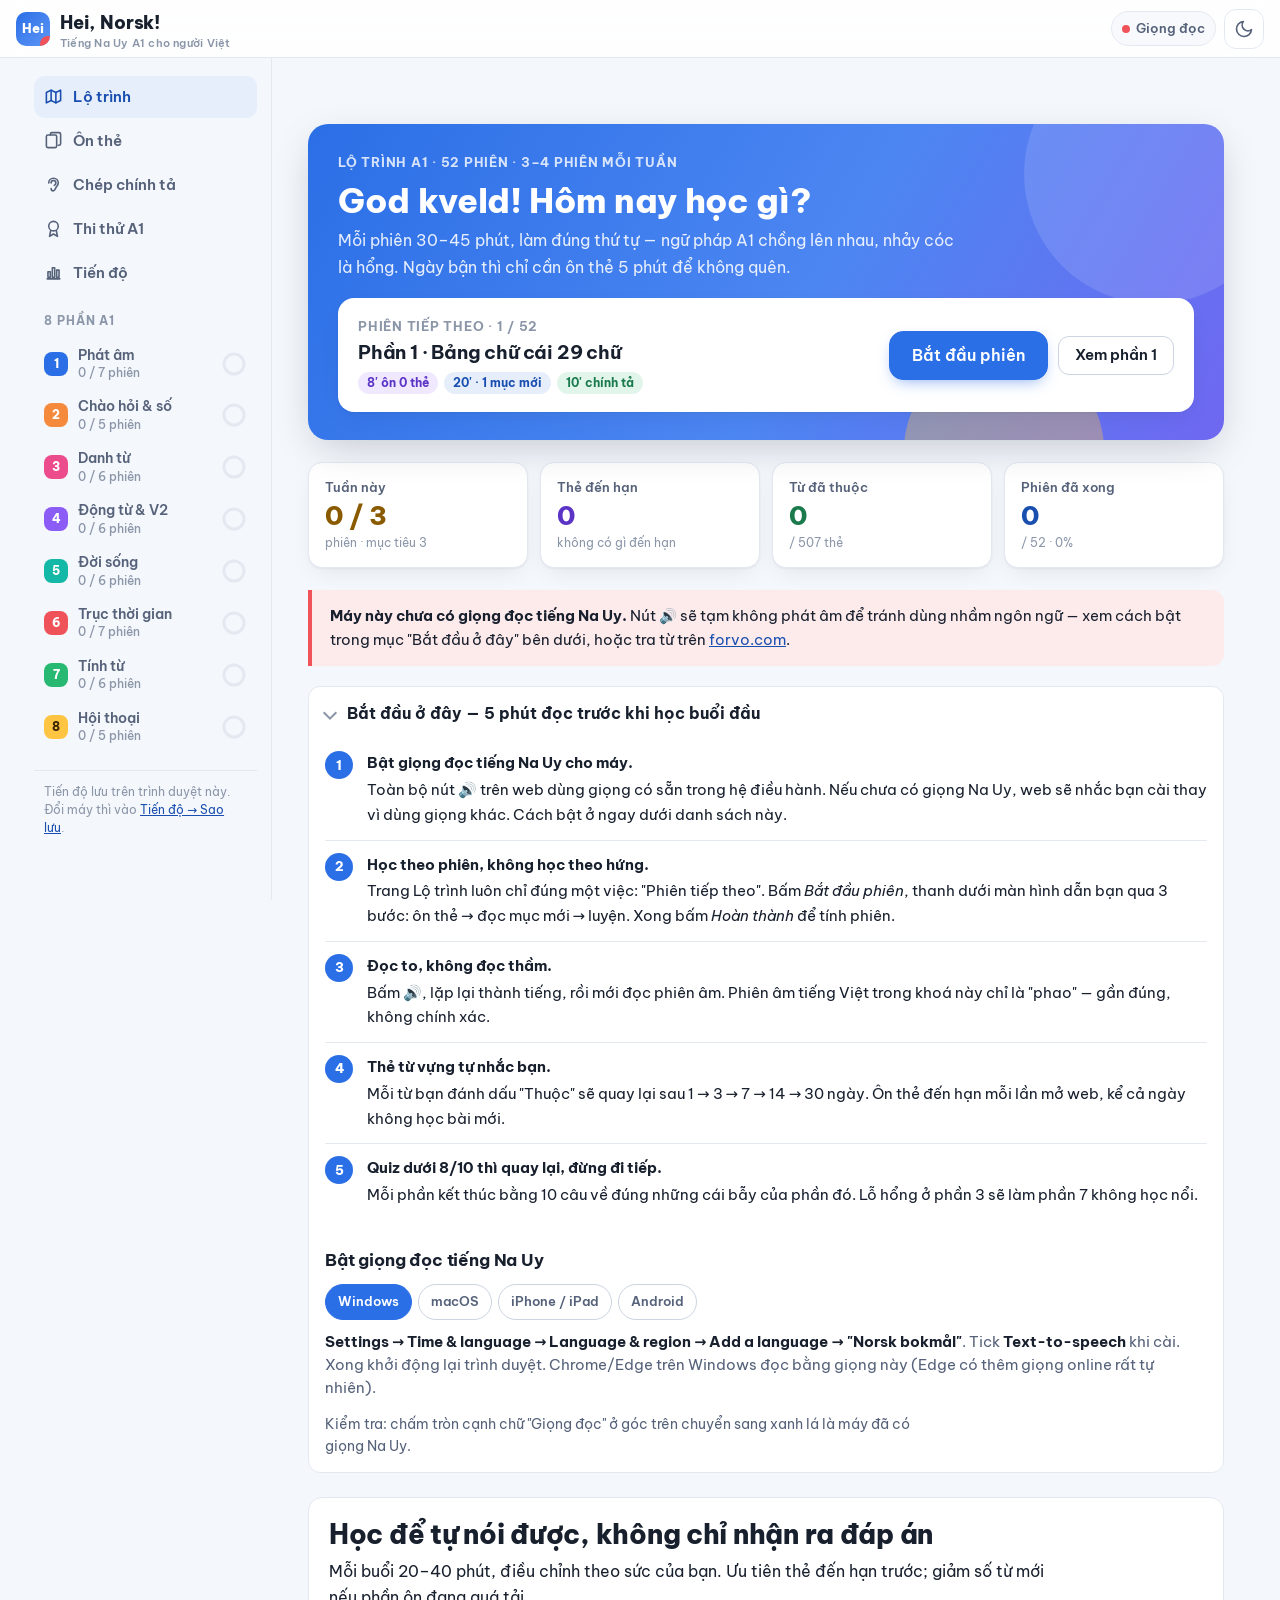
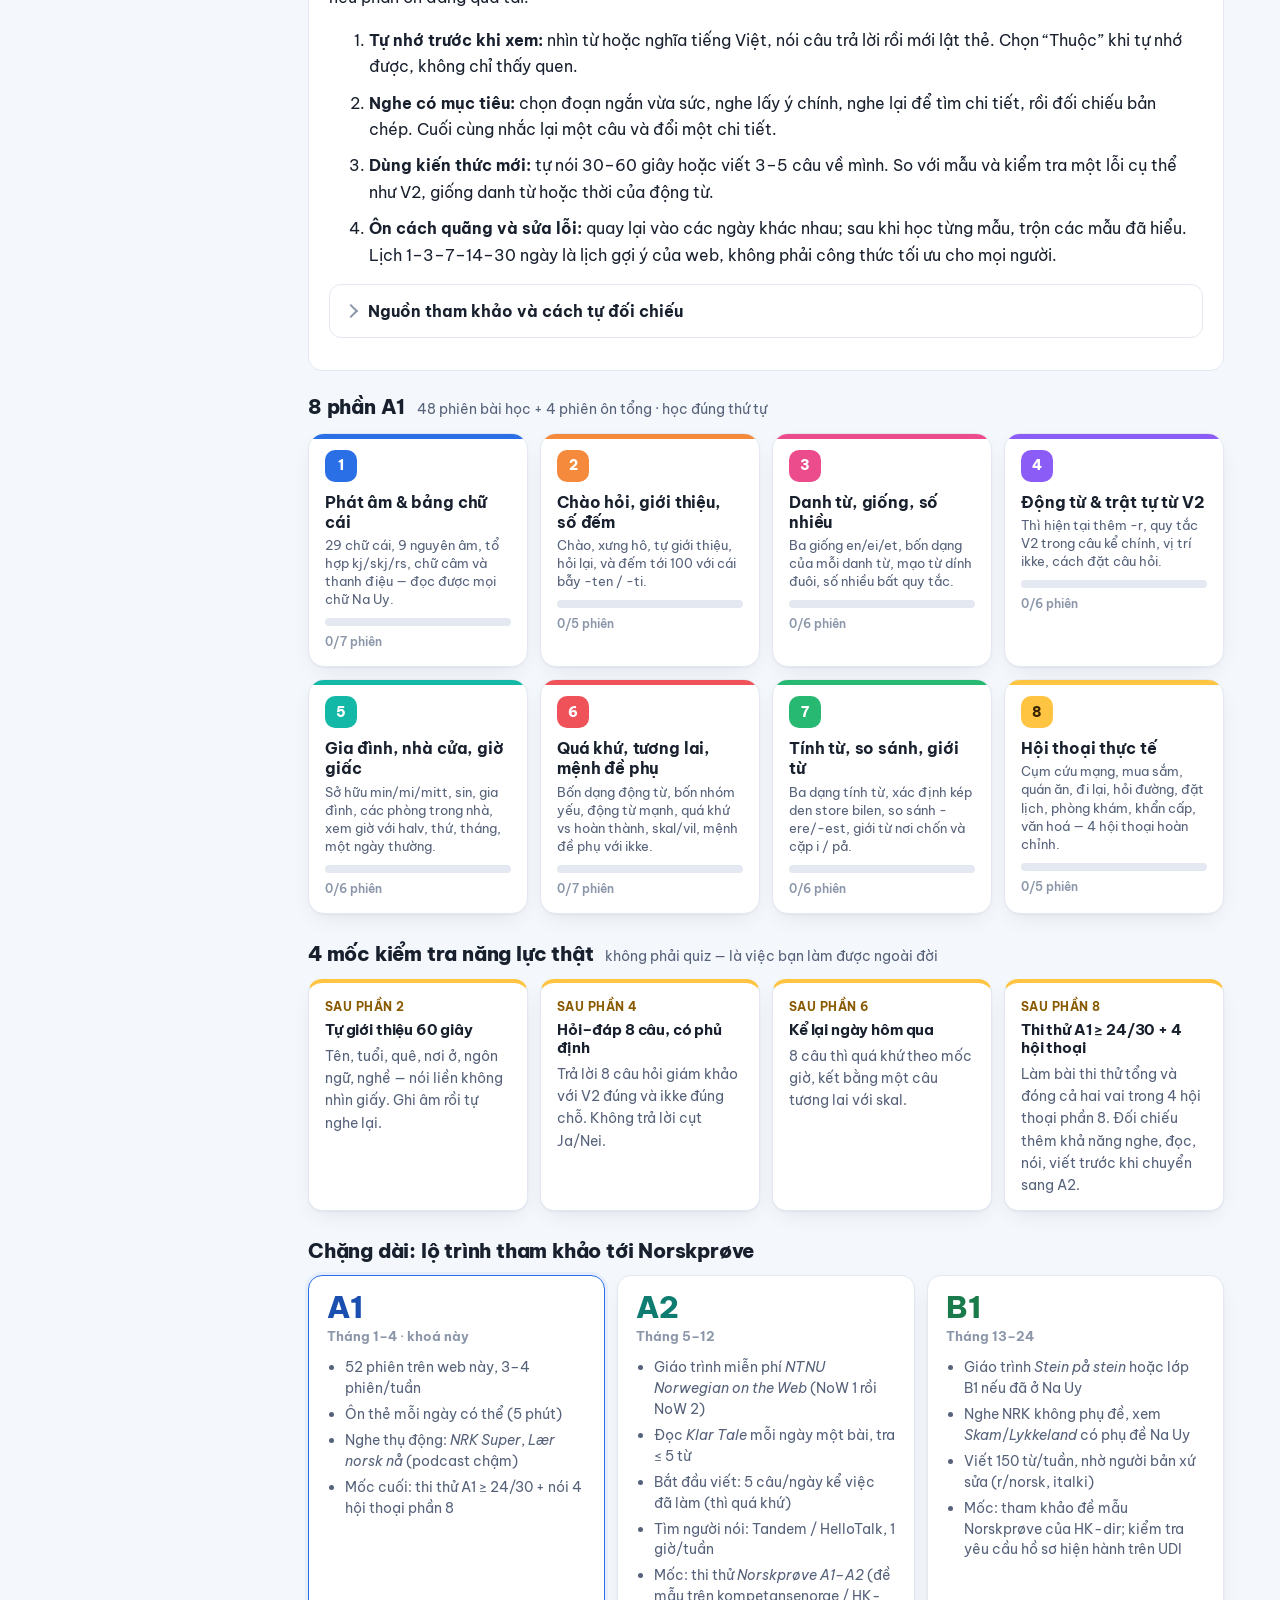
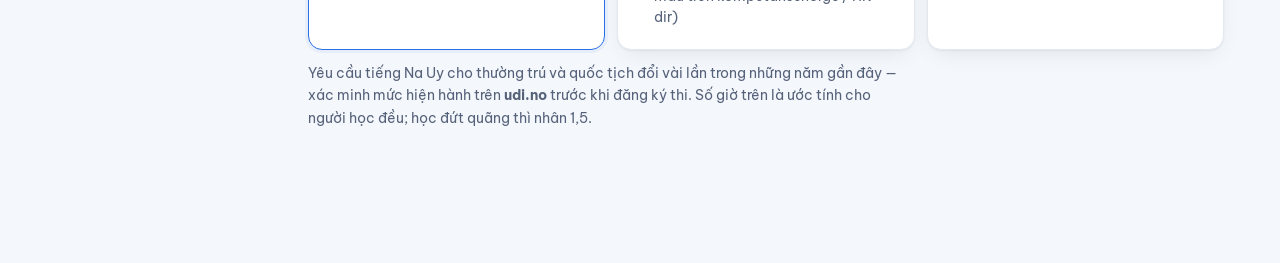
<file: index.html>
<!DOCTYPE html>
<html lang="vi">
<head>
<meta charset="UTF-8">
<meta name="viewport" content="width=device-width, initial-scale=1, viewport-fit=cover">
<title>Hei, Norsk! — Tiếng Na Uy A1 cho người Việt</title>
<meta name="description" content="Khoá tự học tiếng Na Uy A1 cho người Việt: 8 phần, lộ trình theo phiên, flashcard ngắt quãng, chép chính tả, thi thử, góc Norskprøve.">
<meta name="theme-color" content="#2B6FE6">
<link rel="preconnect" href="https://fonts.googleapis.com">
<link rel="preconnect" href="https://fonts.gstatic.com" crossorigin>
<link href="https://fonts.googleapis.com/css2?family=Be+Vietnam+Pro:wght@400;500;600;700;800&display=swap" rel="stylesheet">
<link rel="stylesheet" href="style.css?v=20261025">
<link rel="icon" href="data:image/svg+xml,%3Csvg xmlns='http://www.w3.org/2000/svg' viewBox='0 0 64 64'%3E%3Crect width='64' height='64' rx='14' fill='%232B6FE6'/%3E%3Ccircle cx='50' cy='50' r='12' fill='%23F0525A'/%3E%3Ctext x='10' y='42' font-family='sans-serif' font-weight='800' font-size='26' fill='white'%3EHei%3C/text%3E%3C/svg%3E">
</head>
<body>
<a class="skip" href="#main">Bỏ qua điều hướng</a>

<svg width="0" height="0" style="position:absolute" aria-hidden="true">
  <symbol id="i-map" viewBox="0 0 24 24"><path d="M3 7l6-3 6 3 6-3v13l-6 3-6-3-6 3z"/><path d="M9 4v13M15 7v13"/></symbol>
  <symbol id="i-cards" viewBox="0 0 24 24"><rect x="3" y="5" width="13" height="16" rx="2"/><path d="M8 5V4a2 2 0 0 1 2-2h9a2 2 0 0 1 2 2v12a2 2 0 0 1-2 2h-1"/></symbol>
  <symbol id="i-ear" viewBox="0 0 24 24"><path d="M6 10a6 6 0 0 1 12 0c0 3-2 4-3 6s-1 3-3 4a3 3 0 0 1-3-3"/><path d="M9 10a3 3 0 0 1 6 0c0 2-1 2-2 3"/></symbol>
  <symbol id="i-award" viewBox="0 0 24 24"><circle cx="12" cy="9" r="6"/><path d="M8.5 14.5L7 22l5-3 5 3-1.5-7.5"/></symbol>
  <symbol id="i-chart" viewBox="0 0 24 24"><path d="M4 20h16"/><rect x="5" y="11" width="3" height="7"/><rect x="10.5" y="6" width="3" height="12"/><rect x="16" y="9" width="3" height="9"/></symbol>
  <symbol id="i-book" viewBox="0 0 24 24"><path d="M4 19.5A2.5 2.5 0 0 1 6.5 17H20"/><path d="M6.5 2H20v20H6.5A2.5 2.5 0 0 1 4 19.5v-15A2.5 2.5 0 0 1 6.5 2z"/></symbol>
  <symbol id="i-menu" viewBox="0 0 24 24"><path d="M4 6h16M4 12h16M4 18h16"/></symbol>
  <symbol id="i-sun" viewBox="0 0 24 24"><circle cx="12" cy="12" r="4"/><path d="M12 2v2M12 20v2M4.9 4.9l1.4 1.4M17.7 17.7l1.4 1.4M2 12h2M20 12h2M4.9 19.1l1.4-1.4M17.7 6.3l1.4-1.4"/></symbol>
  <symbol id="i-moon" viewBox="0 0 24 24"><path d="M21 12.8A9 9 0 1 1 11.2 3a7 7 0 0 0 9.8 9.8z"/></symbol>
  <symbol id="i-volume" viewBox="0 0 24 24"><path d="M11 5L6 9H2v6h4l5 4z"/><path d="M15.5 8.5a5 5 0 0 1 0 7M19 5a9 9 0 0 1 0 14"/></symbol>
  <symbol id="i-play" viewBox="0 0 24 24"><path d="M7 4l13 8-13 8z"/></symbol>
  <symbol id="i-check" viewBox="0 0 24 24"><path d="M5 12l5 5L20 7"/></symbol>
  <symbol id="i-x" viewBox="0 0 24 24"><path d="M6 6l12 12M18 6L6 18"/></symbol>
  <symbol id="i-right" viewBox="0 0 24 24"><path d="M5 12h14M13 6l6 6-6 6"/></symbol>
  <symbol id="i-left" viewBox="0 0 24 24"><path d="M19 12H5M11 6l-6 6 6 6"/></symbol>
  <symbol id="i-shuffle" viewBox="0 0 24 24"><path d="M16 3h5v5M4 20L21 3M21 16v5h-5M15 15l6 6M4 4l5 5"/></symbol>
  <symbol id="i-flag" viewBox="0 0 24 24"><path d="M5 21V4"/><path d="M5 4h11l-2 4 2 4H5"/></symbol>
  <symbol id="i-flame" viewBox="0 0 24 24"><path d="M12 3c1 3 4 5 4 9a4 4 0 0 1-8 0c0-1 .3-2 1-3 0 2 1 3 2 3 1-2-1-5 1-9z"/></symbol>
  <symbol id="i-download" viewBox="0 0 24 24"><path d="M12 4v12M7 11l5 5 5-5M4 20h16"/></symbol>
</svg>

<header class="topbar">
  <button class="iconbtn" id="menubtn" aria-label="Mở menu" aria-controls="sidebar"><svg><use href="#i-menu"/></svg></button>
  <a class="brand" href="#home"><span class="logo">Hei</span><span>Hei, Norsk!<small>Tiếng Na Uy A1 cho người Việt</small></span></a>
  <div class="topright">
    <span class="voicedot" id="voicedot" title="Trạng thái giọng đọc tiếng Na Uy"><i></i><span>Giọng đọc</span></span>
    <button class="iconbtn" id="themebtn" aria-label="Đổi giao diện sáng / tối"><svg><use href="#i-moon"/></svg></button>
  </div>
</header>

<div class="shell">
<nav class="sidebar" id="sidebar" aria-label="Điều hướng chính">
  <div class="sidegroup">
    <a class="navitem" href="#home" data-nav="home"><svg><use href="#i-map"/></svg>Lộ trình</a>
    <a class="navitem" href="#review" data-nav="review"><svg><use href="#i-cards"/></svg>Ôn thẻ<span class="badge red" id="nav-due" hidden>0</span></a>
    <a class="navitem" href="#dictation" data-nav="dictation"><svg><use href="#i-ear"/></svg>Chép chính tả</a>
    <a class="navitem" href="#exam" data-nav="exam"><svg><use href="#i-award"/></svg>Thi thử A1</a>
    <a class="navitem" href="#progress" data-nav="progress"><svg><use href="#i-chart"/></svg>Tiến độ</a>
  </div>
  <div class="sidegroup">
    <div class="lab">8 phần A1</div>
    <div id="nav-parts"></div>
  </div>
  <div class="sidefoot">Tiến độ lưu trên trình duyệt này. Đổi máy thì vào <a href="#progress">Tiến độ → Sao lưu</a>.</div>
</nav>
<div class="scrim" id="scrim"></div>

<main id="main">

<!-- ================= LỘ TRÌNH ================= -->
<section class="view" id="view-home">
  <div class="homehero">
    <p class="kicker">Lộ trình A1 · 52 phiên · 3–4 phiên mỗi tuần</p>
    <h1 id="home-greet">Hei! Hôm nay học gì?</h1>
    <p>Mỗi phiên 30–45 phút, làm đúng thứ tự — ngữ pháp A1 chồng lên nhau, nhảy cóc là hổng. Ngày bận thì chỉ cần ôn thẻ 5 phút để không quên.</p>
    <div class="nextcard" id="home-next"></div>
  </div>

  <div class="stats" id="home-stats"></div>

  <div id="voicewarn" hidden>
    <b>Máy này chưa có giọng đọc tiếng Na Uy.</b> Nút 🔊 sẽ tạm không phát âm để tránh dùng nhầm ngôn ngữ — xem cách bật trong mục "Bắt đầu ở đây" bên dưới, hoặc tra từ trên <a href="https://forvo.com/languages/no/" target="_blank" rel="noopener">forvo.com</a>.
  </div>

  <details class="onboard" id="onboard">
    <summary>Bắt đầu ở đây — 5 phút đọc trước khi học buổi đầu</summary>
    <ol>
      <li><span><b>Bật giọng đọc tiếng Na Uy cho máy.</b> Toàn bộ nút 🔊 trên web dùng giọng có sẵn trong hệ điều hành. Nếu chưa có giọng Na Uy, web sẽ nhắc bạn cài thay vì dùng giọng khác. Cách bật ở ngay dưới danh sách này.</span></li>
      <li><span><b>Học theo phiên, không học theo hứng.</b> Trang Lộ trình luôn chỉ đúng một việc: "Phiên tiếp theo". Bấm <i>Bắt đầu phiên</i>, thanh dưới màn hình dẫn bạn qua 3 bước: ôn thẻ → đọc mục mới → luyện. Xong bấm <i>Hoàn thành</i> để tính phiên.</span></li>
      <li><span><b>Đọc to, không đọc thầm.</b> Bấm 🔊, lặp lại thành tiếng, rồi mới đọc phiên âm. Phiên âm tiếng Việt trong khoá này chỉ là "phao" — gần đúng, không chính xác.</span></li>
      <li><span><b>Thẻ từ vựng tự nhắc bạn.</b> Mỗi từ bạn đánh dấu "Thuộc" sẽ quay lại sau 1 → 3 → 7 → 14 → 30 ngày. Ôn thẻ đến hạn mỗi lần mở web, kể cả ngày không học bài mới.</span></li>
      <li><span><b>Quiz dưới 8/10 thì quay lại, đừng đi tiếp.</b> Mỗi phần kết thúc bằng 10 câu về đúng những cái bẫy của phần đó. Lỗ hổng ở phần 3 sẽ làm phần 7 không học nổi.</span></li>
    </ol>
    <h3>Bật giọng đọc tiếng Na Uy</h3>
    <div class="ostabs" id="ostabs">
      <button class="on" data-os="win">Windows</button><button data-os="mac">macOS</button><button data-os="ios">iPhone / iPad</button><button data-os="android">Android</button>
    </div>
    <div class="ospane" id="ospane-win"><b>Settings → Time &amp; language → Language &amp; region → Add a language → "Norsk bokmål"</b>. Tick <b>Text-to-speech</b> khi cài. Xong khởi động lại trình duyệt. Chrome/Edge trên Windows đọc bằng giọng này (Edge có thêm giọng online rất tự nhiên).</div>
    <div class="ospane" id="ospane-mac" hidden><b>System Settings → Accessibility → Spoken Content → System Voice → Manage Voices…</b> → cuộn tới <b>Norwegian</b>, tải giọng (chọn loại "Enhanced" nếu có). Safari và Chrome đều dùng được sau khi tải xong.</div>
    <div class="ospane" id="ospane-ios" hidden><b>Cài đặt → Trợ năng → Nội dung được đọc → Giọng nói → Tiếng Na Uy</b> → tải một giọng (ví dụ "Nora"). Mở web bằng Safari. Lần đầu bấm 🔊 có thể chưa kêu — bấm lại lần hai là được (iOS đòi một thao tác chạm trước khi cho phát âm thanh).</div>
    <div class="ospane" id="ospane-android" hidden><b>Cài đặt → Hệ thống → Ngôn ngữ và nhập liệu → Đầu ra chuyển văn bản thành giọng nói → Speech Services by Google → ⚙ → Cài đặt dữ liệu giọng nói → Norsk</b>. Dùng Chrome. Nếu vẫn không có, cài app "Speech Services by Google" từ Play Store rồi làm lại.</div>
    <p class="small muted" style="margin-top:12px">Kiểm tra: chấm tròn cạnh chữ "Giọng đọc" ở góc trên chuyển sang xanh lá là máy đã có giọng Na Uy.</p>
  </details>

  <section class="learning-guide" aria-labelledby="learning-title">
    <h2 id="learning-title">Học để tự nói được, không chỉ nhận ra đáp án</h2>
    <p>Mỗi buổi 20–40 phút, điều chỉnh theo sức của bạn. Ưu tiên thẻ đến hạn trước; giảm số từ mới nếu phần ôn đang quá tải.</p>
    <ol>
      <li><b>Tự nhớ trước khi xem:</b> nhìn từ hoặc nghĩa tiếng Việt, nói câu trả lời rồi mới lật thẻ. Chọn “Thuộc” khi tự nhớ được, không chỉ thấy quen.</li>
      <li><b>Nghe có mục tiêu:</b> chọn đoạn ngắn vừa sức, nghe lấy ý chính, nghe lại để tìm chi tiết, rồi đối chiếu bản chép. Cuối cùng nhắc lại một câu và đổi một chi tiết.</li>
      <li><b>Dùng kiến thức mới:</b> tự nói 30–60 giây hoặc viết 3–5 câu về mình. So với mẫu và kiểm tra một lỗi cụ thể như V2, giống danh từ hoặc thời của động từ.</li>
      <li><b>Ôn cách quãng và sửa lỗi:</b> quay lại vào các ngày khác nhau; sau khi học từng mẫu, trộn các mẫu đã hiểu. Lịch 1–3–7–14–30 ngày là lịch gợi ý của web, không phải công thức tối ưu cho mọi người.</li>
    </ol>
    <details>
      <summary>Nguồn tham khảo và cách tự đối chiếu</summary>
      <ul>
        <li><a href="https://doi.org/10.1177/1529100612453266" target="_blank" rel="noopener">Dunlosky và cộng sự (2013)</a>: tổng quan về tự kiểm tra và học phân bố theo thời gian.</li>
        <li><a href="https://doi.org/10.1111/j.1467-9280.2006.01693.x" target="_blank" rel="noopener">Roediger &amp; Karpicke (2006)</a>: nghiên cứu về luyện nhớ lại và ghi nhớ dài hạn.</li>
        <li><a href="https://www.ntnu.edu/now" target="_blank" rel="noopener">NTNU Norwegian on the Web</a>: bài học, ngữ pháp và nghe mẫu.</li>
        <li><a href="https://ordbokene.no/" target="_blank" rel="noopener">Ordbøkene</a>: tra nghĩa, giống danh từ và dạng chia; khóa này dùng Bokmål.</li>
        <li><a href="https://prove.hkdir.no/" target="_blank" rel="noopener">HK-dir</a>: thông tin và bài mẫu Norskprøve; <a href="https://www.udi.no/" target="_blank" rel="noopener">UDI</a>: yêu cầu theo hồ sơ cư trú/quốc tịch.</li>
      </ul>
      <p class="small muted">Đây là tài liệu để đọc và đối chiếu thêm. Bài luyện của web không thay thế bài đánh giá đủ bốn kỹ năng.</p>
    </details>
  </section>

  <div class="section-title"><h2>8 phần A1</h2><span class="muted">48 phiên bài học + 4 phiên ôn tổng · học đúng thứ tự</span></div>
  <div class="roadgrid" id="roadmap"></div>

  <div class="section-title" style="margin-top:28px"><h2>4 mốc kiểm tra năng lực thật</h2><span class="muted">không phải quiz — là việc bạn làm được ngoài đời</span></div>
  <div class="milestones" id="milestones"></div>

  <div class="section-title" style="margin-top:28px"><h2>Chặng dài: lộ trình tham khảo tới Norskprøve</h2></div>
  <div class="phases">
    <div class="phase now" data-part="p1">
      <div class="lvl">A1</div><div class="when">Tháng 1–4 · khoá này</div>
      <ul>
        <li>52 phiên trên web này, 3–4 phiên/tuần</li>
        <li>Ôn thẻ mỗi ngày có thể (5 phút)</li>
        <li>Nghe thụ động: <i>NRK Super</i>, <i>Lær norsk nå</i> (podcast chậm)</li>
        <li>Mốc cuối: thi thử A1 ≥ 24/30 + nói 4 hội thoại phần 8</li>
      </ul>
    </div>
    <div class="phase" data-part="p5">
      <div class="lvl">A2</div><div class="when">Tháng 5–12</div>
      <ul>
        <li>Giáo trình miễn phí <i>NTNU Norwegian on the Web</i> (NoW 1 rồi NoW 2)</li>
        <li>Đọc <i>Klar Tale</i> mỗi ngày một bài, tra ≤ 5 từ</li>
        <li>Bắt đầu viết: 5 câu/ngày kể việc đã làm (thì quá khứ)</li>
        <li>Tìm người nói: Tandem / HelloTalk, 1 giờ/tuần</li>
        <li>Mốc: thi thử <i>Norskprøve A1–A2</i> (đề mẫu trên kompetansenorge / HK-dir)</li>
      </ul>
    </div>
    <div class="phase" data-part="p7">
      <div class="lvl">B1</div><div class="when">Tháng 13–24</div>
      <ul>
        <li>Giáo trình <i>Stein på stein</i> hoặc lớp B1 nếu đã ở Na Uy</li>
        <li>Nghe NRK không phụ đề, xem <i>Skam</i>/<i>Lykkeland</i> có phụ đề Na Uy</li>
        <li>Viết 150 từ/tuần, nhờ người bản xứ sửa (r/norsk, italki)</li>
        <li>Mốc: tham khảo đề mẫu Norskprøve của HK-dir; kiểm tra yêu cầu hồ sơ hiện hành trên UDI</li>
      </ul>
    </div>
  </div>
  <p class="small muted" style="margin-top:12px">Yêu cầu tiếng Na Uy cho thường trú và quốc tịch đổi vài lần trong những năm gần đây — xác minh mức hiện hành trên <b>udi.no</b> trước khi đăng ký thi. Số giờ trên là ước tính cho người học đều; học đứt quãng thì nhân 1,5.</p>
</section>

<!-- ================= ÔN THẺ ================= -->
<section class="view" id="view-review" hidden>
  <div class="viewhead">
    <p class="kicker" style="color:var(--purple-ink)">Spaced repetition · 5 hộp</p>
    <h1>Ôn thẻ</h1>
    <p class="lede">Thẻ bạn đánh dấu "Thuộc" leo lên hộp cao hơn và quay lại thưa dần: 1 → 3 → 7 → 14 → 30 ngày. Đánh dấu "Chưa thuộc" là thẻ rơi về hộp 1 và hỏi lại ngày mai. Nhìn mặt trước, <b>nói to</b> câu trả lời rồi mới lật.</p>
  </div>
  <div class="rvhead">
    <button class="btn solid" id="rv-start-due" style="--accent:var(--purple);--accent-ink:var(--purple-ink)">Ôn thẻ đến hạn <span class="badge" id="rv-duecount" style="background:rgba(255,255,255,.25);color:#fff">0</span></button>
    <button class="btn" id="rv-start-new">Học 12 thẻ mới</button>
    <select id="rv-part" aria-label="Chọn phần"><option value="all">Tự chọn: các phần đã học</option></select>
  </div>
  <label class="recall-direction">Chiều ôn
    <select id="rv-direction"><option value="no-vi">Na Uy → tự nhớ nghĩa</option><option value="vi-no">Tiếng Việt → tự nói tiếng Na Uy</option></select>
  </label>
  <p class="small muted">Nút ôn đến hạn lấy toàn bộ thẻ của phạm vi đã chọn; trong phiên học, lượt ôn đầu giới hạn 25 thẻ. Thẻ trả lời sai được thử lại cuối lượt và vẫn đến hạn ngày mai.</p>
  <div class="boxes" id="rv-boxes"></div>
  <div id="rv-area">
    <div class="cardwrap">
      <div class="card rvcard" id="rv-card" role="button" tabindex="0" aria-label="Lật thẻ"><div class="rvempty">Bấm "Ôn thẻ đến hạn" hoặc "Học 12 thẻ mới" để bắt đầu.</div></div>
      <div class="rvbtns" id="rv-btns" hidden>
        <button class="btn red" id="rv-no">Chưa thuộc<small>về hộp 1 · hỏi lại mai</small></button>
        <button class="btn green" id="rv-yes">Thuộc<small>lên hộp kế</small></button>
      </div>
      <p class="small muted" id="rv-pos" style="margin-top:10px"></p>
    </div>
  </div>
  <h2 style="margin-top:30px">Tra từ nhanh</h2>
  <p class="lede">Toàn bộ từ và cụm trong 8 phần. Gõ tiếng Na Uy hoặc tiếng Việt.</p>
  <div class="dict">
    <input type="search" id="dict-q" placeholder="ví dụ: takk, cảm ơn, huset…" autocomplete="off">
    <ul class="dictlist" id="dict-list"></ul>
  </div>
</section>

<!-- ================= CHÉP CHÍNH TẢ ================= -->
<section class="view" id="view-dictation" hidden>
  <div class="viewhead">
    <p class="kicker" style="color:var(--teal-ink)">Nghe → gõ lại</p>
    <h1>Chép chính tả</h1>
    <p class="lede">Bài tập hiệu quả nhất để nối âm với chữ: máy đọc một từ hoặc cụm, bạn gõ lại đúng chính tả. Sai chỗ nào web tô đỏ chỗ đó. Bắt đầu bằng phần 1–2, chỉ mở phần cao hơn khi đã học tới.</p>
  </div>
  <div class="dc cardbox">
    <div class="row">
      <select id="dc-part" aria-label="Chọn phần"></select>
      <label class="small muted" style="display:flex;align-items:center;gap:6px"><input type="checkbox" id="dc-hint"> Hiện nghĩa tiếng Việt</label>
    </div>
    <div class="row" style="margin:18px 0 12px;align-items:flex-start">
      <button class="bigplay" id="dc-play" aria-label="Nghe"><svg><use href="#i-volume"/></svg></button>
      <div class="grow">
        <p class="small muted" id="dc-meta" style="margin:0 0 8px">Bấm loa để nghe (bấm lại để nghe chậm hơn), rồi gõ lại. Chữ æ ø å phải gõ đúng.</p>
        <input type="text" id="dc-input" placeholder="gõ từ hoặc cụm bạn nghe được" autocomplete="off" autocapitalize="off" autocorrect="off" spellcheck="false">
      </div>
    </div>
    <div class="row">
      <button class="btn solid" id="dc-check">Kiểm tra</button>
      <button class="btn" id="dc-next">Câu khác</button>
      <span class="muted small" id="dc-score">0 / 0</span>
    </div>
    <div class="fb" id="dc-fb"></div>
    <div class="diff" id="dc-diff"></div>
  </div>
  <div class="tip">
    <p><b>Gõ æ ø å:</b> điện thoại — giữ phím <b>a</b> hoặc <b>o</b> để hiện æ/å/ø (bàn phím tiếng Việt Telex cũng có). Windows — cài bàn phím Norwegian, hoặc dùng bảng gõ nhanh: <span class="no">æ</span> = Alt+0230, <span class="no">ø</span> = Alt+0248, <span class="no">å</span> = Alt+0229. macOS — Option+' cho æ, Option+o cho ø, Option+a cho å.</p>
  </div>
</section>

<!-- ================= THI THỬ ================= -->
<section class="view" id="view-exam" hidden>
  <div class="viewhead">
    <p class="kicker" style="color:var(--yellow-ink)">Mốc 4 · sau phần 8</p>
    <h1>Thi thử tổng A1</h1>
    <p class="lede">30 câu rút ngẫu nhiên từ 80 câu của 8 phần, trộn thứ tự. Đây là bài luyện từ vựng/ngữ pháp nội bộ, không phải đề Norskprøve chính thức và không chứng nhận A1. Mục tiêu ≥ 24/30. Dưới 24: xem phần nào sai nhiều rồi quay lại phần đó, làm lại sau một tuần.</p>
  </div>
  <div class="exbar">
    <button class="btn solid big" id="ex-start" style="--accent:var(--yellow);--accent-ink:var(--yellow-ink);color:#3A2600">Bắt đầu 30 câu</button>
    <span class="muted small" id="ex-best"></span>
  </div>
  <div class="quiz" id="ex-box"></div>
  <div class="score" id="ex-score" hidden></div>
</section>

<!-- ================= TIẾN ĐỘ ================= -->
<section class="view" id="view-progress" hidden>
  <div class="viewhead">
    <p class="kicker">Nhật ký học</p>
    <h1>Tiến độ</h1>
    <p class="lede">Streak tính theo tuần: tuần nào đủ 3 phiên là tuần "đạt". Tiến độ lưu trong trình duyệt này — xuất file trước khi đổi máy hoặc xoá dữ liệu trình duyệt.</p>
  </div>
  <div class="stats" id="pg-stats"></div>
  <h2>8 tuần gần nhất</h2>
  <div class="weeks" id="pg-weeks"></div>
  <h2>Từng phần</h2>
  <div class="pgparts" id="pg-parts"></div>
  <h2>Cài đặt</h2>
  <div class="settings cardbox">
    <label>Tốc độ đọc <span class="muted small" id="set-rate-val"></span><input type="range" id="set-rate" min="0.6" max="1.1" step="0.05" value="0.85"></label>
    <label>Giọng đọc <select id="set-voice"><option value="">Tự chọn giọng Na Uy tốt nhất</option></select></label>
    <label>Giao diện <select id="set-theme"><option value="auto">Theo hệ thống</option><option value="light">Sáng</option><option value="dark">Tối</option></select></label>
    <label>Tên gọi (hiện ở trang chủ) <input type="text" id="set-name" placeholder="ví dụ: Duy" maxlength="20"></label>
  </div>
  <h2>Sao lưu</h2>
  <div class="row">
    <button class="btn" id="pg-export"><svg><use href="#i-download"/></svg>Xuất tiến độ (.json)</button>
    <label class="btn">Nhập từ file<input type="file" id="pg-import" accept=".json,application/json" hidden></label>
    <button class="btn" id="pg-recovery" hidden>Tải bản gốc để khôi phục</button>
    <button class="btn danger" id="pg-reset">Xoá toàn bộ tiến độ</button>
  </div>
</section>


<!-- ================= PHẦN 1 ================= -->
<section class="view part" id="view-p1" data-part="p1" hidden>
<div class="parthead">
  <div class="top"><span class="badge">Phần 1 / 8</span><span class="badge gray">7 phiên</span><span class="badge green" id="p1-quizbadge" hidden>Quiz ✓</span></div>
  <nav class="toc" id="p1-toc" aria-label="Mục trong phần 1"><a href="#p1-alfabet">Bảng chữ cái</a><a href="#p1-vokal">Nguyên âm</a><a href="#p1-konsonant">Phụ âm</a><a href="#p1-klynge">Tổ hợp phụ âm</a><a href="#p1-stum">Chữ câm</a><a href="#p1-stave">Đánh vần</a><a href="#p1-tone">Thanh điệu</a><a href="#p1-ord">40 từ luyện tập</a><a href="#p1-kort">Flashcard</a><a href="#p1-quiz">Quiz</a><a href="#p1-rad">Mẹo học</a><a href="#p1-exam">Góc Norskprøve</a><a href="#p1-plan">Phiên học</a></nav>
  <div class="partprog"><div class="progress"><i id="p1-bar" style="width:0%"></i></div><span id="p1-pct">0 / 7 phiên</span></div>
</div>


<header class="hero">
  <p class="trio"><span>Æ</span><span>Ø</span><span>Å</span></p>
  <h1>Ba chữ cái này là thứ đầu tiên bạn phải làm quen</h1>
  <p>Chúng đứng cuối bảng chữ cái tiếng Na Uy, không có trong tiếng Việt, và xuất hiện trong những từ bạn dùng mỗi ngày. Phần này giới thiệu các quy tắc phát âm thường gặp. Chính tả không dự đoán được mọi cách đọc; hãy nghe mẫu và lưu ý khác biệt phương ngữ.</p>
</header>



<section id="p1-alfabet">
  <h2>Bảng chữ cái — 29 chữ</h2>
  <p class="lede">Bấm vào bất kỳ ô nào để nghe. Ô đỏ là bẫy: chữ đó đọc khác hẳn tiếng Việt. Ô vàng là ba chữ riêng của tiếng Na Uy.</p>
  <div class="alfa" id="p1-alfa"></div>
  <div class="warn">
    <p><b>Ba cái bẫy chết người ngay từ bảng chữ cái:</b></p>
    <p>• Chữ <span class="no">O</span> đọc là <span class="vn">u</span>, không phải "o". <span class="no">bok</span> = <span class="vn">buk</span> (sách).</p>
    <p>• Chữ <span class="no">J</span> đọc là <span class="vn">y</span>. <span class="no">ja</span> = <span class="vn">ya</span> (vâng).</p>
    <p>• Chữ <span class="no">U</span> và <span class="no">Y</span> đều nghe gần như <span class="vn">uy</span> nhưng khác nhau — mục nguyên âm bên dưới giải thích cách phân biệt.</p>
  </div>
</section>

<section id="p1-vokal">
  <h2>9 nguyên âm</h2>
  <p class="lede">Tiếng Việt có 11 nguyên âm đơn, tiếng Na Uy có 9. Sáu cái trùng gần khít với tiếng Việt. Ba cái còn lại — <span class="no">u</span>, <span class="no">y</span>, <span class="no">ø</span> — là phần bạn phải tập riêng.</p>

  <h3>Sáu nguyên âm bạn đã biết sẵn</h3>
  <table>
    <thead><tr><th style="width:60px">Chữ</th><th style="width:120px">Đọc như</th><th style="width:80px">IPA</th><th>Ví dụ</th></tr></thead>
    <tbody id="p1-vok-easy"></tbody>
  </table>

  <h3>Ba nguyên âm phải tập</h3>
  <table>
    <thead><tr><th style="width:60px">Chữ</th><th style="width:120px">Gần nhất</th><th style="width:80px">IPA</th><th>Cách đặt miệng</th></tr></thead>
    <tbody id="p1-vok-hard"></tbody>
  </table>
  <div class="tip">
    <p><b>Mẹo tập ba âm này trước gương:</b></p>
    <p><span class="no">y</span> — nói "i" kéo dài, giữ nguyên lưỡi, rồi chu môi tròn lại như huýt sáo. Lưỡi không được nhúc nhích. Đó là <span class="no">y</span>.</p>
    <p><span class="no">u</span> — làm y hệt như trên nhưng bắt đầu từ "ư" thay vì "i". Môi chu ra <em>phía trước</em>, không chỉ tròn.</p>
    <p><span class="no">ø</span> — nói "ê", giữ lưỡi, chu môi. Ra "ơ" tròn môi. Người Việt hay đọc thành "ơ" thường — thiếu phần tròn môi là nghe ra ngay.</p>
  </div>

  <h3>Dài hay ngắn — quy tắc duy nhất cần nhớ</h3>
  <p>Trong âm tiết <b>có trọng âm</b>, một phụ âm theo sau thường đi với nguyên âm dài; phụ âm đôi thường báo nguyên âm ngắn. Đây là dấu hiệu để đoán, có ngoại lệ như <span class="no">han</span> và từ mượn. Nghe mẫu để xác nhận.</p>
  <table>
    <thead><tr><th style="width:180px">Dài</th><th style="width:180px">Ngắn</th><th>Khác nghĩa hoàn toàn</th></tr></thead>
    <tbody id="p1-lengde"></tbody>
  </table>
  <div class="note">
    <p>Người Việt hay đọc mọi nguyên âm với độ dài như nhau. Trong tiếng Na Uy, dài/ngắn phân biệt nghĩa — giống hệt cách "ma" và "má" khác nhau trong tiếng Việt. Đọc <span class="no">tak</span> mà kéo dài thành <span class="no">tak</span> dài là bạn vừa nói "mái nhà" thay vì "cảm ơn".</p>
  </div>
</section>

<section id="p1-konsonant">
  <h2>Phụ âm đơn</h2>
  <p class="lede">Phần lớn phụ âm đọc gần giống tiếng Việt. Bảng dưới chỉ liệt kê những chữ có khác biệt đáng để ý.</p>
  <table>
    <thead><tr><th style="width:60px">Chữ</th><th style="width:180px">Đọc</th><th>Ví dụ</th></tr></thead>
    <tbody id="p1-kons"></tbody>
  </table>
  <div class="note">
    <p><b>Về chữ R:</b> ở miền Đông (Oslo) là âm rung đầu lưỡi, gần giống <span class="no">r</span> trong "rổ rá" giọng miền Nam. Ở Bergen và miền Tây, người ta đọc <span class="no">r</span> ở cuống họng như tiếng Pháp. Cả hai đều đúng — bạn chọn một kiểu và giữ nhất quán.</p>
  </div>
</section>

<section id="p1-klynge">
  <h2>Tổ hợp phụ âm — phần quyết định</h2>
  <p class="lede">Đây là chỗ tiếng Na Uy trông một đằng đọc một nẻo. Học thuộc bảng này thì bạn đọc được 90% từ mới mà không cần tra.</p>
  <table>
    <thead><tr><th style="width:150px">Viết</th><th style="width:130px">Đọc</th><th>Ví dụ</th></tr></thead>
    <tbody id="p1-klynger"></tbody>
  </table>

  <div class="tip">
    <p><b>Người Việt có lợi thế lớn ở âm <span class="no">sj / skj</span>.</b> Đó là âm "s" quặt lưỡi — đúng bằng chữ <b>s</b> trong giọng miền Nam ("sáu" chứ không phải "xáu"). Nếu bạn đọc được "sông sâu" kiểu miền Nam thì bạn đã có sẵn âm này.</p>
  </div>

  <div class="warn">
    <p><b>Âm <span class="no">kj</span> là âm khó nhất.</b> Nó không có trong tiếng Việt. Cách tập: nói "khi" nhưng đẩy hơi ra ở giữa vòm miệng, lưỡi nâng gần ngạc như khi nói "ya". Tôi ghi phiên âm là <span class="vn">kh</span> nhưng đó chỉ là gần đúng.</p>
    <p>Tin tốt: rất nhiều người Na Uy dưới 40 tuổi đã gộp <span class="no">kj</span> thành <span class="no">sj</span>. Họ đọc <span class="no">kjøtt</span> thành <span class="vn">sớt</span>. Nếu bạn dùng âm "s" quặt lưỡi cho cả hai, không ai hiểu nhầm bạn — chỉ có vài người lớn tuổi nhíu mày.</p>
  </div>

  <div class="note">
    <p><b>Nhóm quặt lưỡi <span class="no">rd, rt, rn, rl, rs</span>:</b> chữ <span class="no">r</span> tan vào phụ âm sau nó, tạo thành một âm quặt lưỡi duy nhất. <span class="no">barn</span> (đứa trẻ) không đọc "bar-n" mà là một âm "n" cong lưỡi lên. Đừng cố phát âm chữ r riêng.</p>
  </div>
</section>

<section id="p1-stum">
  <h2>Chữ câm — 6 quy tắc</h2>
  <p class="lede">Tiếng Na Uy viết nhiều chữ hơn đọc. Sáu quy tắc dưới đây bao gần hết các trường hợp.</p>
  <table>
    <thead><tr><th style="width:44px">#</th><th style="width:230px">Quy tắc</th><th>Ví dụ</th></tr></thead>
    <tbody id="p1-stumme"></tbody>
  </table>
  <div class="tip">
    <p>Bốn từ hỏi quan trọng nhất đều bắt đầu bằng <span class="no">hv-</span> câm, học một lượt cho xong: <span class="no">hva</span> <span class="vn">va</span> (cái gì) · <span class="no">hvem</span> <span class="vn">vem</span> (ai) · <span class="no">hvor</span> <span class="vn">vur</span> (ở đâu) · <span class="no">hvorfor</span> <span class="vn">vur-for</span> (tại sao).</p>
  </div>
</section>

<section id="p1-stave">
  <h2>Đánh vần kiểu Na Uy</h2>
  <p class="lede">Giống hệt cách bạn đánh vần "h-o-a → hoa", nhưng phải ghép theo âm chứ không theo chữ. Bấm từng mảnh để nghe.</p>
  <div id="p1-stavemaskin"></div>
  <div class="note">
    <p><b>Ba bước cố định khi gặp từ mới:</b></p>
    <p>1. Tìm tổ hợp đặc biệt trước (<span class="no">kj skj sj gj hj rt rd rn ng</span>) — gạch chân chúng.<br>
    2. Xoá chữ câm (<span class="no">h</span> trước v/j · <span class="no">d</span> cuối · <span class="no">g</span> trong -ig · <span class="no">t</span> trong -et).<br>
    3. Đếm phụ âm sau nguyên âm để biết dài hay ngắn, rồi mới ghép.</p>
  </div>
</section>

<section id="p1-tone">
  <h2>Thanh điệu từ — nơi bạn có lợi thế</h2>
  <p>Tiếng Na Uy có hai kiểu ngữ điệu từ, gọi là <span class="no">tonelag</span>. Cùng một chuỗi âm, đổi đường lên xuống của giọng là đổi nghĩa. Người nói tiếng Anh vật lộn với chuyện này. Bạn thì không — tai người Việt đã quen với việc cao độ mang nghĩa từ khi biết nói.</p>
  <table>
    <thead><tr><th style="width:150px">Thanh 1</th><th style="width:150px">Thanh 2</th><th>Khác biệt</th></tr></thead>
    <tbody id="p1-toner"></tbody>
  </table>
  <p>Ở giọng Oslo: thanh 1 bắt đầu thấp ở âm tiết nhấn rồi đi lên. Thanh 2 bắt đầu cao, tụt xuống rồi nhấc lên ở cuối — hơi giống thanh hỏi Bắc Bộ kéo dài qua hai âm tiết. Quy luật thô: gốc từ một âm tiết (kể cả khi đã thêm đuôi -en, -er) mang thanh 1, gốc từ hai âm tiết mang thanh 2 — cặp <span class="no">tanken</span> ở bảng trên là ví dụ sạch nhất.</p>
  <div class="note">
    <p><b>Đừng lo lắng về phần này ở trình độ A1.</b> Sai thanh điệu không làm người ta hiểu nhầm — ngữ cảnh cứu bạn. Nhưng nếu bạn nghe kỹ và bắt chước ngay từ đầu, giọng bạn sẽ tự nhiên hơn hẳn những người học nhiều năm mà bỏ qua nó. Ngoài ra: một số phương ngữ không phân biệt hai thanh điệu từ; không thể khái quát cho toàn bộ miền Bắc. Học theo một mẫu giọng nhất quán, rồi tập làm quen giọng khác.</p>
  </div>
</section>

<section id="p1-ord">
  <h2>40 từ đầu tiên</h2>
  <p class="lede">Chọn theo tần suất sử dụng, đồng thời mỗi từ chứa ít nhất một điểm phát âm vừa học. Bấm 🔊 để nghe.</p>
  <div class="words" id="p1-ordliste"></div>
</section>

<section id="p1-kort">
  <h2>Flashcard</h2>
  <p class="lede">Nhìn từ tiếng Na Uy, tự đọc thành tiếng, rồi bấm để lật xem đúng chưa. Tự đọc <em>trước khi</em> lật mới có tác dụng.</p>
  <div class="cardwrap">
    <div class="card" id="p1-card" role="button" tabindex="0" aria-label="Lật thẻ"></div>
    <div class="cardbar">
      <button class="btn" id="p1-prev">← Trước</button>
      <button class="btn solid" id="p1-next">Sau →</button>
      <button class="btn" id="p1-shuffle">Xáo trộn</button>
      <span id="p1-cardpos"></span>
    </div>
  </div>
</section>

<section id="p1-quiz">
  <h2>Kiểm tra</h2>
  <p class="lede">Mười câu về đúng những cái bẫy phía trên. Làm xong mà dưới 8 điểm thì quay lại mục tổ hợp phụ âm và chữ câm.</p>
  <div class="quiz" id="p1-quizbox"></div>
  <div class="score" id="p1-score">Chưa trả lời câu nào</div>
</section>

<section id="p1-rad">
  <h2>Mẹo học</h2>

  <h3>Bốn việc nên làm mỗi ngày, tổng 25 phút</h3>
  <p><b>5 phút — đọc to bảng chữ cái.</b> Nghe nút 🔊 rồi lặp lại, không đọc thầm. Cơ miệng cần tập như cơ tay.</p>
  <p><b>5 phút — chép chính tả.</b> Mở một từ bất kỳ trong danh sách 40 từ, nghe, viết lại mà không nhìn. Đây là bài tập hiệu quả nhất để nối âm với chữ.</p>
  <p><b>10 phút — nghe thụ động có phụ đề.</b> NRK có phim và tin tức kèm phụ đề tiếng Na Uy. Bạn chưa hiểu gì cũng không sao, mục tiêu là quen nhịp điệu.</p>
  <p><b>5 phút — nói theo bóng (shadowing).</b> Bật một câu, nói đè lên cùng lúc với người bản xứ, chậm hơn nửa giây. Ngượng nhưng hiệu quả nhất trong tất cả các bài tập.</p>

  <h3>Ba lỗi người Việt hay mắc</h3>
  <p><b>Nuốt phụ âm cuối.</b> Tiếng Việt chỉ có 8 âm cuối và không bật hơi. Tiếng Na Uy thì <span class="no">hus</span>, <span class="no">takk</span>, <span class="no">melk</span> đều phải nghe rõ đến chữ cuối. Tập cách phóng đại phụ âm cuối lúc đầu.</p>
  <p><b>Bỏ cụm phụ âm đầu từ.</b> <span class="no">skrive</span>, <span class="no">stryke</span>, <span class="no">flink</span> — tiếng Việt không có ba phụ âm liền nhau nên miệng tự chèn nguyên âm vào giữa. Đọc chậm từng cụm rồi tăng tốc.</p>
  <p><b>Thêm thanh điệu tiếng Việt.</b> Não sẽ tự gán dấu sắc/huyền cho các âm tiết. Tiếng Na Uy có thanh điệu riêng, không phải của tiếng Việt — hãy nghe và bắt chước, đừng suy ra.</p>

  <h3>Tài nguyên miễn phí đáng dùng nhất</h3>
  <p><b>forvo.com</b> — nghe từ bất kỳ do người bản xứ đọc, có ghi rõ vùng miền. Đây là công cụ tra phát âm tốt nhất, dùng thay từ điển.<br>
  <b>ordbokene.no</b> — từ điển Bokmål/Nynorsk để tra nghĩa và dạng chia.<br>
  <b>NTNU "Norwegian on the Web"</b> — giáo trình nhập môn miễn phí, có bài nghe.<br>
  <b>Klar Tale</b> — báo viết bằng tiếng Na Uy đơn giản, có bản đọc.<br>
  <b>NRK TV</b> — truyền hình quốc gia, nhiều chương trình có phụ đề tiếng Na Uy.</p>
</section>





<section id="p1-exam">
  <h2>Góc Norskprøve</h2>
  <p class="lede">Phần thi nói và viết của Norskprøve không hỏi ngữ pháp — nó bắt bạn <em>dùng</em> ngữ pháp vừa học để nói về mình. Đọc đề, nói to câu trả lời của bạn (ghi âm bằng điện thoại càng tốt), rồi mới mở bài mẫu để so.</p>
  <div class="examcorner" id="p1-examcorner"></div>
</section>

<section id="p1-plan">
  <h2>Phiên học của phần này</h2>
  <p class="lede">Mỗi phiên 30–45 phút: ôn thẻ → đọc các mục ghi bên dưới → luyện. Bấm "Bắt đầu" để web dẫn bạn đi từng bước, hoặc tự đọc rồi đánh dấu xong.</p>
  <ul class="sessions" id="p1-sessions"></ul>
</section>

<div class="partnav"><a class="btn" href="#home"><svg><use href="#i-left"/></svg>Lộ trình</a><a class="btn solid" href="#p2">Phần 2: Chào hỏi, giới thiệu, số đếm<svg><use href="#i-right"/></svg></a></div>
</section>


<!-- ================= PHẦN 2 ================= -->
<section class="view part" id="view-p2" data-part="p2" hidden>
<div class="parthead">
  <div class="top"><span class="badge">Phần 2 / 8</span><span class="badge gray">5 phiên</span><span class="badge green" id="p2-quizbadge" hidden>Quiz ✓</span></div>
  <nav class="toc" id="p2-toc" aria-label="Mục trong phần 2"><a href="#p2-hilsen">Chào hỏi</a><a href="#p2-duform">Xưng hô</a><a href="#p2-presenter">Giới thiệu bản thân</a><a href="#p2-sporre">Hỏi lại người khác</a><a href="#p2-grammatikk">Ngữ pháp tối thiểu</a><a href="#p2-samtale">Hội thoại mẫu</a><a href="#p2-tall">Số đếm 0–100</a><a href="#p2-felle">Bẫy số đếm</a><a href="#p2-brukstall">Dùng số thật</a><a href="#p2-kort">Flashcard</a><a href="#p2-quiz">Quiz</a><a href="#p2-rad">Mẹo học</a><a href="#p2-exam">Góc Norskprøve</a><a href="#p2-plan">Phiên học</a></nav>
  <div class="partprog"><div class="progress"><i id="p2-bar" style="width:0%"></i></div><span id="p2-pct">0 / 5 phiên</span></div>
</div>


<header class="hero">
  <p class="trio"><span>H</span><span>e</span><span>i</span><span>!</span></p>
  <h1>Một từ này dùng được với tất cả mọi người</h1>
  <p>Giám đốc, người lạ trên tàu, giáo sư, hàng xóm — người Na Uy chào nhau bằng đúng một chữ. Không có kính ngữ, không có "thưa ông bà". Phần này dạy bạn mở lời, nói về bản thân, và đếm tới 100.</p>
</header>



<section id="p2-hilsen">
  <h2>Chào hỏi</h2>
  <p class="lede">Bấm 🔊 để nghe cả câu. Nhóm đầu là thứ bạn sẽ dùng hằng ngày, nhóm sau trang trọng hơn.</p>

  <h3>Dùng mọi lúc</h3>
  <div class="frases" id="p2-hils1"></div>

  <h3>Theo thời điểm trong ngày</h3>
  <div class="frases" id="p2-hils2"></div>

  <h3>Cảm ơn và xin lỗi</h3>
  <div class="frases" id="p2-hils3"></div>

  <div class="note">
    <p><span class="no">Vær så god</span> không dịch thẳng được. Nó vừa là "không có gì" khi đáp lại lời cảm ơn, vừa là "mời bạn" khi đưa đồ cho ai đó, vừa là "xin mời" khi mời khách vào nhà. Nghe nhiều rồi bạn sẽ tự biết dùng lúc nào.</p>
  </div>

  <div class="warn">
    <p><span class="no">Hvordan går det?</span> không phải câu xã giao trống rỗng như "How are you?" trong tiếng Anh. Người Na Uy hỏi câu này khi họ thật sự muốn biết, và họ trông đợi câu trả lời thật. Đừng hỏi người lạ ở quầy thu ngân.</p>
  </div>
</section>

<section id="p2-duform">
  <h2>Xưng hô: chỉ có một chữ <span class="no">du</span></h2>
  <p>Tiếng Việt có "anh, chị, em, cô, chú, bác, thầy". Tiếng Na Uy có <span class="no">du</span> — hết. Bạn dùng nó với sếp, với thủ tướng, với người lớn tuổi gấp đôi mình.</p>
  <p>Trong giao tiếp hiện nay, <span class="no">du</span> và tên riêng rất phổ biến. <span class="no">De</span> vẫn tồn tại nhưng ít dùng, chủ yếu ở một số ngữ cảnh trang trọng. Lịch sự còn thể hiện ở giọng điệu và cách đề nghị.</p>
  <div class="tip">
    <p>Người Na Uy cũng gọi thẳng tên, không kèm chức danh. Giáo sư tên Ingrid thì sinh viên gọi là <span class="no">Ingrid</span>. Với người Việt đây là thứ khó quen nhất — cảm giác như đang hỗn. Nhưng gọi kiểu trang trọng mới là thứ làm người ta khó xử.</p>
  </div>
</section>

<section id="p2-presenter">
  <h2>Giới thiệu bản thân</h2>
  <p class="lede">Tám câu này ghép lại thành một màn tự giới thiệu hoàn chỉnh. Thay phần in đậm bằng thông tin của bạn.</p>
  <div class="frases" id="p2-omeg"></div>
  <div class="note">
    <p><b>Phân biệt hai cách nói tên:</b> <span class="no">Jeg heter Duy</span> nghĩa là "tôi tên là Duy" — đây là cách chuẩn. <span class="no">Jeg er Duy</span> cũng đúng nhưng dùng khi bạn xác nhận danh tính, kiểu "tôi chính là Duy đây".</p>
  </div>
  <div class="tip">
    <p><b>Bốn câu cứu mạng khi bạn không hiểu.</b> Học thuộc trước cả bảng chữ cái nếu cần:</p>
    <p><span class="no">Jeg forstår ikke</span> <span class="vn">yây fo-stór ík-kơ</span> — tôi không hiểu<br>
    <span class="no">Kan du snakke saktere?</span> <span class="vn">kan đuy snák-kơ sák-tơ-rơ</span> — bạn nói chậm lại được không<br>
    <span class="no">Kan du gjenta?</span> <span class="vn">kan đuy yen-ta</span> — nhắc lại được không<br>
    <span class="no">Hva betyr det?</span> <span class="vn">va bơ-tuyr đe</span> — cái đó nghĩa là gì</p>
  </div>
</section>

<section id="p2-sporre">
  <h2>Hỏi lại người khác</h2>
  <p class="lede">Mỗi câu ở trên đều có câu hỏi tương ứng. Đây là bộ đôi bạn cần để hội thoại đi được hai chiều.</p>
  <table>
    <thead><tr><th style="width:46%">Câu hỏi</th><th>Trả lời mẫu</th></tr></thead>
    <tbody id="p2-spors"></tbody>
  </table>
</section>

<section id="p2-grammatikk">
  <h2>Ngữ pháp tối thiểu để nói được</h2>

  <h3>Động từ không đổi theo ngôi</h3>
  <p>Đây là món quà lớn nhất tiếng Na Uy tặng người học. Một dạng động từ dùng cho tất cả các ngôi — không có "I am / you are / he is".</p>
  <table>
    <thead><tr><th style="width:150px">Đại từ</th><th style="width:110px">là</th><th style="width:110px">có</th><th>nói</th></tr></thead>
    <tbody id="p2-bøying"></tbody>
  </table>

  <h3>Đổi câu kể thành câu hỏi: đảo chỗ hai từ</h3>
  <p>Không cần thêm từ nào, không có "do/does". Chỉ việc đưa động từ ra trước chủ ngữ.</p>
  <div id="p2-flipmaskin"></div>

  <h3>Câu hỏi có từ để hỏi</h3>
  <p>Đặt từ để hỏi lên đầu, rồi vẫn là động từ, rồi mới tới chủ ngữ. Thứ tự cố định: <b>từ hỏi → động từ → chủ ngữ</b>.</p>
  <div class="flip">
    <div class="row">
      <span class="piece">Hva</span><span class="piece verb">heter</span><span class="piece">du</span>
      <span class="arrow">?</span>
      <span class="ex">Bạn tên là gì?</span>
    </div>
    <div class="row">
      <span class="piece">Hvor</span><span class="piece verb">bor</span><span class="piece">du</span>
      <span class="arrow">?</span>
      <span class="ex">Bạn sống ở đâu?</span>
    </div>
    <p>Ô vàng là động từ. Nó luôn nằm ở vị trí thứ hai — đây chính là quy tắc V2, xương sống của trật tự từ tiếng Na Uy.</p>
  </div>
</section>

<section id="p2-samtale">
  <h2>Hội thoại mẫu</h2>
  <p class="lede">Đọc to cả hai vai. Sau đó che cột phiên âm và đọc lại chỉ nhìn chữ Na Uy.</p>

  <p class="dtitle">1 · Gặp nhau lần đầu ở lớp học tiếng</p>
  <div class="dialog" id="p2-dial1"></div>

  <p class="dtitle">2 · Trao đổi tuổi và số điện thoại</p>
  <div class="dialog" id="p2-dial2"></div>
</section>

<section id="p2-tall">
  <h2>Số đếm 0–100</h2>
  <p class="lede">Bấm bất kỳ ô nào để nghe. Ô vàng là số tròn chục — học thuộc chúng thì mọi số còn lại chỉ là ghép.</p>

  <h3>0 đến 20</h3>
  <div class="tall" id="p2-tall1"></div>

  <h3>Số tròn chục</h3>
  <div class="tall" id="p2-tall2"></div>

  <h3>Ghép số: chục dính liền với đơn vị</h3>
  <p>Viết liền một chữ, không gạch nối, không dấu cách. Nói theo đúng thứ tự đọc: chục trước, đơn vị sau — giống hệt tiếng Việt.</p>
  <div class="tall" id="p2-tall3"></div>

  <div class="note">
    <p><b>Về số 7:</b> có hai cách nói. <span class="no">sju</span> <span class="vn">su</span> là dạng phổ biến hiện nay. <span class="no">syv</span> <span class="vn">suyv</span> là dạng cũ, vẫn nghe thấy ở người lớn tuổi và vùng Oslo. Tương tự <span class="no">tjue</span> (20) có dạng cũ là <span class="no">tyve</span>. Bạn dùng dạng mới, nhưng phải nhận ra dạng cũ khi nghe.</p>
  </div>
  <div class="warn">
    <p><b>Hệ đếm cũ vẫn còn sống trong số điện thoại.</b> Người lớn tuổi đọc 21 là <span class="no">enogtyve</span> — "một và hai mươi", đơn vị trước chục, giống tiếng Đức. Chính thức nó đã bị bỏ từ năm 1951, nhưng khi ai đó đọc số điện thoại nhanh, bạn có thể gặp. Nghe thấy <span class="no">og</span> ở giữa hai số là dấu hiệu.</p>
  </div>
</section>

<section id="p2-felle">
  <h2>Bẫy lớn nhất: <span class="no">-ten</span> và <span class="no">-ti</span></h2>
  <p>13 và 30, 14 và 40, 15 và 50 — khác nhau đúng một âm cuối. Sai chỗ này là sai giá tiền, sai giờ hẹn, sai số nhà. Nghe từng cặp và lặp lại cho tới khi phân biệt được.</p>
  <table>
    <thead><tr><th style="width:32%">Số nhỏ (-ten)</th><th style="width:32%">Số chục (-ti)</th><th>Chỗ dễ nhầm</th></tr></thead>
    <tbody id="p2-fellen"></tbody>
  </table>
  <div class="tip">
    <p><b>Cách phân biệt:</b> đuôi <span class="no">-ten</span> kết thúc bằng phụ âm n, âm cuối đóng lại. Đuôi <span class="no">-ti</span> kết thúc bằng nguyên âm i, âm cuối mở ra và cao hơn. Tập bằng cách đọc liên tiếp <span class="no">tretten – tretti – tretten – tretti</span> cho tới khi miệng tự phân biệt.</p>
  </div>
</section>

<section id="p2-brukstall">
  <h2>Dùng số vào việc thật</h2>

  <h3>Nói tuổi</h3>
  <div class="frases" id="p2-alder"></div>
  <p class="ex">Chú ý: <span class="no">år</span> không thêm s ở số nhiều. Nói <span class="no">tretti år</span>, không phải "tretti års".</p>

  <h3>Số điện thoại</h3>
  <p>Số điện thoại Na Uy có 8 chữ số, đọc theo cặp: <span class="no">45 32 18 90</span> đọc là "bốn mươi lăm – ba mươi hai – mười tám – chín mươi".</p>
  <div class="frases" id="p2-tlf"></div>

  <h3>Giá tiền</h3>
  <p>Đơn vị là <span class="no">krone</span>, số nhiều <span class="no">kroner</span>, viết tắt <span class="no">kr</span>. Với số tròn thì nói số rồi tới <span class="no">kroner</span>.</p>
  <div class="frases" id="p2-pris"></div>
</section>

<section id="p2-kort">
  <h2>Flashcard</h2>
  <p class="lede">Trộn cả cụm từ và số. Nhìn tiếng Na Uy, tự đọc thành tiếng và tự dịch, rồi mới lật.</p>
  <div class="cardwrap">
    <div class="card" id="p2-card" role="button" tabindex="0" aria-label="Lật thẻ"></div>
    <div class="cardbar">
      <button class="btn" id="p2-prev">← Trước</button>
      <button class="btn solid" id="p2-next">Sau →</button>
      <button class="btn" id="p2-shuffle">Xáo trộn</button>
      <button class="btn" id="p2-onlynum">Chỉ số đếm</button>
      <span id="p2-cardpos"></span>
    </div>
  </div>
</section>

<section id="p2-quiz">
  <h2>Kiểm tra</h2>
  <p class="lede">Mười câu. Dưới 8 điểm thì quay lại mục bẫy số đếm và mục ngữ pháp.</p>
  <div class="quiz" id="p2-quizbox"></div>
  <div class="score" id="p2-score">Chưa trả lời câu nào</div>
</section>

<section id="p2-rad">
  <h2>Mẹo học</h2>

  <h3>Bài tập số đếm hiệu quả nhất</h3>
  <p><b>Đếm ngược.</b> Đếm xuôi 1–20 thì não học thuộc lòng như bài hát, gặp số lẻ giữa chừng là đứng hình. Đếm ngược từ 20 về 0 buộc não truy xuất từng số riêng lẻ.</p>
  <p><b>Đọc biển số xe và đồng hồ.</b> Mỗi lần nhìn thấy con số bất kỳ trong ngày — giá tiền, giờ, số nhà — đọc nó bằng tiếng Na Uy trong đầu. Không tốn thời gian riêng, mà ngày nào cũng tập được vài chục lần.</p>
  <p><b>Đọc số điện thoại của chính bạn</b> theo cặp, mỗi ngày một lần, tới khi trôi chảy. Đây là dãy số bạn chắc chắn phải nói khi sang Na Uy.</p>

  <h3>Cách tập màn tự giới thiệu</h3>
  <p>Viết ra giấy đúng 6 câu về bản thân bằng tiếng Na Uy: tên, quốc tịch, nơi ở, tuổi, nghề, ngôn ngữ biết. Đọc to mỗi sáng cho tới khi không cần nhìn giấy. Đây là thứ bạn sẽ dùng ở mọi buổi gặp đầu tiên, và nói trôi chảy được nó tạo ấn tượng tốt hơn hẳn việc biết nhiều từ vựng.</p>

  <h3>Đừng học cái này ở phần 2</h3>
  <p>Bạn sẽ gặp <span class="no">en / ei / et</span> đứng trước danh từ và thắc mắc. Đó là giống của danh từ, thuộc phần 3. Ở phần này cứ học nguyên cụm như một khối, đừng tìm cách phân tích. Học sai thứ tự sẽ làm bạn rối và nản.</p>
</section>





<section id="p2-exam">
  <h2>Góc Norskprøve</h2>
  <p class="lede">Phần thi nói và viết của Norskprøve không hỏi ngữ pháp — nó bắt bạn <em>dùng</em> ngữ pháp vừa học để nói về mình. Đọc đề, nói to câu trả lời của bạn (ghi âm bằng điện thoại càng tốt), rồi mới mở bài mẫu để so.</p>
  <div class="examcorner" id="p2-examcorner"></div>
</section>

<section id="p2-plan">
  <h2>Phiên học của phần này</h2>
  <p class="lede">Mỗi phiên 30–45 phút: ôn thẻ → đọc các mục ghi bên dưới → luyện. Bấm "Bắt đầu" để web dẫn bạn đi từng bước, hoặc tự đọc rồi đánh dấu xong.</p>
  <ul class="sessions" id="p2-sessions"></ul>
</section>

<div class="partnav"><a class="btn" href="#p1"><svg><use href="#i-left"/></svg>Phần 1</a><a class="btn solid" href="#p3">Phần 3: Danh từ, giống, số nhiều<svg><use href="#i-right"/></svg></a></div>
</section>


<!-- ================= PHẦN 3 ================= -->
<section class="view part" id="view-p3" data-part="p3" hidden>
<div class="parthead">
  <div class="top"><span class="badge">Phần 3 / 8</span><span class="badge gray">6 phiên</span><span class="badge green" id="p3-quizbadge" hidden>Quiz ✓</span></div>
  <nav class="toc" id="p3-toc" aria-label="Mục trong phần 3"><a href="#p3-ide">Ý tưởng cốt lõi</a><a href="#p3-kjonn">Ba giống</a><a href="#p3-fireformer">Bốn dạng</a><a href="#p3-flertall">Quy tắc số nhiều</a><a href="#p3-uregelrett">Bất quy tắc</a><a href="#p3-nartall">Đi với số đếm</a><a href="#p3-nar">Khi nào dùng dạng xác định</a><a href="#p3-ordliste">40 danh từ</a><a href="#p3-drill">Máy luyện chia</a><a href="#p3-kort">Flashcard</a><a href="#p3-quiz">Quiz</a><a href="#p3-rad">Mẹo học</a><a href="#p3-exam">Góc Norskprøve</a><a href="#p3-plan">Phiên học</a></nav>
  <div class="partprog"><div class="progress"><i id="p3-bar" style="width:0%"></i></div><span id="p3-pct">0 / 6 phiên</span></div>
</div>


<header class="hero">
  <p class="trio"><span class="m">en</span> <span class="f">ei</span> <span class="n">et</span></p>
  <h1>Mỗi danh từ tiếng Na Uy sinh ra đã mang sẵn một trong ba chữ này</h1>
  <p>Không có quy tắc nào để đoán. Bạn học từ mới là phải học luôn cả chữ đứng trước nó, giống như học "con" hay "cái" trong tiếng Việt — nhưng ở đây chọn sai thì cả câu sai theo.</p>
</header>



<section id="p3-ide">
  <h2>Ý tưởng cốt lõi: mạo từ dính vào đuôi</h2>
  <p>Tiếng Anh nói <i>a book</i> và <i>the book</i> — hai từ riêng đứng trước. Tiếng Na Uy làm khác: khi muốn nói "quyển sách đó", nó <b>gắn mạo từ vào cuối danh từ</b> thành một chữ.</p>

  <div class="build">
    <div class="buildrow">
      <span class="stem">bok</span><span class="arrow">+</span><span class="suffix">a</span>
      <span class="arrow">→</span><span class="result">boka</span>
      <span class="vn">bú-ka</span> <button class="play" onclick="say('boka')" aria-label="Nghe">🔊</button>
    </div>
    <p>một quyển sách → <b>quyển sách đó</b>. Không có từ nào đứng trước.</p>
  </div>

  <div class="build">
    <div class="buildrow">
      <span class="stem">hus</span><span class="arrow">+</span><span class="suffix">et</span>
      <span class="arrow">→</span><span class="result">huset</span>
      <span class="vn">húy-sơ</span> <button class="play" onclick="say('huset')" aria-label="Nghe">🔊</button>
    </div>
    <p>một ngôi nhà → <b>ngôi nhà đó</b>. Nhớ từ phần 1: chữ <span class="no">t</span> trong đuôi <span class="no">-et</span> là chữ câm.</p>
  </div>

  <div class="warn">
    <p>Đây là chỗ người Việt vấp nặng nhất trong toàn bộ trình độ A1. Tiếng Việt không bắt buộc đánh dấu số nhiều, không có mạo từ, không có giống. Tiếng Na Uy bắt buộc cả ba, trong cùng một từ. Câu <span class="no">Jeg ser bok</span> nghe sai như "tôi nhìn thấy sách" thiếu hẳn một mảnh vậy.</p>
  </div>
</section>

<section id="p3-kjonn">
  <h2>Ba giống</h2>
  <p class="lede">Giống quyết định hai thứ: chữ đứng trước khi nói chung chung, và hậu tố dính vào đuôi khi nói cụ thể.</p>

  <div class="kjonn">
    <div class="k m">
      <div class="art">en</div>
      <div class="nm">hankjønn · giống đực</div>
      <div class="sfx">Xác định số ít: <b>-en</b><br>Số nhiều: <b>-er</b><br>Số nhiều xác định: <b>-ene</b></div>
    </div>
    <div class="k f">
      <div class="art">ei</div>
      <div class="nm">hunkjønn · giống cái</div>
      <div class="sfx">Xác định số ít: <b>-a</b><br>Số nhiều: <b>-er</b><br>Số nhiều xác định: <b>-ene</b></div>
    </div>
    <div class="k n">
      <div class="art">et</div>
      <div class="nm">intetkjønn · trung tính</div>
      <div class="sfx">Xác định số ít: <b>-et</b><br>Số nhiều: <b>-er</b> hoặc không thêm gì<br>Số nhiều xác định: <b>-ene</b></div>
    </div>
  </div>

  <div class="note">
    <p><b>Tin tốt: bạn được phép bỏ giống cái.</b> Trong Bokmål, mọi danh từ giống cái đều có thể dùng như giống đực. <span class="no">ei bok → boka</span> hoàn toàn đúng, mà <span class="no">en bok → boken</span> cũng hoàn toàn đúng. Nhiều người Oslo dùng hệ hai giống này.</p>
    <p>Lời khuyên thực tế: <b>nói theo hệ hai giống</b> (chỉ en và et) để giảm gánh nặng, nhưng <b>phải nhận ra dạng -a khi nghe</b>. Vì với những từ quen thuộc như <span class="no">boka, jenta, døra, hytta</span>, dạng giống cái vẫn phổ biến hơn hẳn trong lời nói hằng ngày.</p>
  </div>

  <div class="warn">
    <p><b>Không có cách nào đoán giống của một danh từ.</b> Đừng tìm quy tắc, không có đâu. Cách duy nhất là mỗi lần học từ mới thì học luôn cả mạo từ: không bao giờ ghi <span class="no">bil</span>, luôn ghi <span class="no">en bil</span>.</p>
  </div>
</section>

<section id="p3-fireformer">
  <h2>Bốn dạng của mỗi danh từ</h2>
  <p class="lede">Mọi danh từ tiếng Na Uy đều có đúng bốn dạng. Học một từ là học cả bốn, không học lẻ.</p>

  <h3>Mẫu chuẩn — giống đực</h3>
  <table class="formtable" id="p3-mal-m"></table>

  <h3>Mẫu chuẩn — giống cái</h3>
  <table class="formtable" id="p3-mal-f"></table>

  <h3>Mẫu chuẩn — trung tính</h3>
  <table class="formtable" id="p3-mal-n"></table>

  <div class="tip">
    <p><b>Quy tắc dễ nhớ nhất:</b> danh từ trung tính một âm tiết <b>không thêm gì</b> ở số nhiều. <span class="no">et hus</span> → <span class="no">to hus</span> (hai ngôi nhà), <span class="no">et bord</span> → <span class="no">fem bord</span> (năm cái bàn). Nhìn giống số ít nhưng số đếm phía trước đã nói rõ rồi.</p>
  </div>
</section>

<section id="p3-flertall">
  <h2>Quy tắc số nhiều</h2>
  <table>
    <thead><tr><th style="width:44px">#</th><th style="width:230px">Trường hợp</th><th>Ví dụ</th></tr></thead>
    <tbody id="p3-flertallsregler"></tbody>
  </table>
  <div class="note">
    <p><b>Dạng số nhiều xác định thường dùng <span class="no">-ene</span></b>: <span class="no">husene, bordene</span>. Có ngoại lệ rất thường gặp như <span class="no">barna</span> và <span class="no">lærerne</span>. Trong Bokmål, nhiều danh từ trung tính cũng có biến thể đuôi <span class="no">-a</span>; hãy tra dạng của từng từ.</p>
  </div>
</section>

<section id="p3-uregelrett">
  <h2>Danh từ bất quy tắc</h2>
  <p class="lede">Khoảng hai chục từ đổi nguyên âm ở số nhiều. Rắc rối là chúng lại đúng những từ bạn dùng nhiều nhất — người thân, bộ phận cơ thể, sách vở.</p>
  <table class="formtable" id="p3-ureg"></table>
  <div class="warn">
    <p><span class="no">barn</span> (đứa trẻ) là từ bướng nhất: số nhiều không đổi, nhưng số nhiều xác định là <span class="no">barna</span> chứ không phải "barnene". Đây là từ bạn sẽ dùng rất nhiều, học riêng cho chắc.</p>
  </div>
</section>

<section id="p3-nartall">
  <h2>Danh từ đi với số đếm</h2>
  <p>Nối tiếp phần 2: khi có số đứng trước, danh từ ở dạng số nhiều <b>không xác định</b> — không thêm đuôi -ene.</p>
  <div class="frases" id="p3-medtall" style="display:grid;grid-template-columns:repeat(auto-fill,minmax(290px,1fr));gap:1px;background:var(--line);border:1px solid var(--line);margin:20px 0"></div>
  <div class="tip">
    <p>Chú ý <span class="no">en</span> vừa là mạo từ vừa là số 1. <span class="no">en bil</span> nghĩa là "một chiếc xe", và cũng là "một chiếc xe nào đó". Ngữ cảnh phân biệt, bạn không cần lo.</p>
  </div>
</section>

<section id="p3-nar">
  <h2>Khi nào dùng dạng xác định</h2>
  <p>Nguyên tắc giống tiếng Anh: dùng dạng xác định khi cả người nói lẫn người nghe đều biết đang nói tới cái nào.</p>
  <table>
    <thead><tr><th style="width:44%">Không xác định</th><th>Xác định</th></tr></thead>
    <tbody id="p3-bruk"></tbody>
  </table>
  <div class="note">
    <p>Người Việt hay quên dùng dạng xác định vì tiếng Việt không bắt buộc. Nói <span class="no">Jeg leser bok</span> thay vì <span class="no">Jeg leser boka</span> là lỗi phổ biến nhất. Cách sửa: mỗi lần nhắc lại một thứ đã nói ở câu trước, tự động chuyển sang dạng xác định.</p>
  </div>
  <div class="tip">
    <p>Có một trường hợp tiếng Na Uy dùng mạo từ đứng trước <em>và</em> hậu tố cùng lúc — <span class="no">den store bilen</span> (chiếc xe to đó). Đó là khi có tính từ xen vào, thuộc phần 7. Ở phần này bạn chưa cần biết.</p>
  </div>
</section>

<section id="p3-ordliste">
  <h2>40 danh từ thông dụng</h2>
  <p class="lede">Đủ cả bốn dạng. Bấm 🔊 ở cột đầu để nghe dạng cơ bản. Màu viền bên trái cho biết giống: xanh là đực, đỏ là cái, vàng là trung tính.</p>
  <table class="formtable" id="p3-ordliste-tab"></table>
</section>

<section id="p3-drill">
  <h2>Máy luyện chia danh từ</h2>
  <p class="lede">Nhìn từ gốc, chọn đúng dạng được hỏi. Làm liên tục 20 câu là bạn sẽ thấy tay tự chọn đúng.</p>
  <div class="drill">
    <p class="ask">Chia danh từ này</p>
    <p class="word" id="p3-d-word"></p>
    <p class="form" id="p3-d-form"></p>
    <div class="opts" id="p3-d-opts"></div>
    <p class="fb" id="p3-d-fb"></p>
    <div class="bar">
      <button class="btn solid" id="p3-d-next">Câu tiếp →</button>
      <span id="p3-d-score">0 / 0</span>
    </div>
  </div>
</section>

<section id="p3-kort">
  <h2>Flashcard</h2>
  <p class="lede">Mặt trước là dạng cơ bản có mạo từ. Tự đọc to cả bốn dạng trong đầu rồi mới lật.</p>
  <div class="cardwrap">
    <div class="card" id="p3-card" role="button" tabindex="0" aria-label="Lật thẻ"></div>
    <div class="cardbar">
      <button class="btn" id="p3-prev">← Trước</button>
      <button class="btn solid" id="p3-next">Sau →</button>
      <button class="btn" id="p3-shuffle">Xáo trộn</button>
      <button class="btn" id="p3-onlyureg">Chỉ bất quy tắc</button>
      <span id="p3-cardpos"></span>
    </div>
  </div>
</section>

<section id="p3-quiz">
  <h2>Kiểm tra</h2>
  <p class="lede">Mười câu. Dưới 8 điểm thì quay lại bảng bốn dạng và mục bất quy tắc.</p>
  <div class="quiz" id="p3-quizbox"></div>
  <div class="score" id="p3-score">Chưa trả lời câu nào</div>
</section>

<section id="p3-rad">
  <h2>Mẹo học</h2>

  <h3>Cách ghi từ vựng từ nay trở đi</h3>
  <p>Đừng bao giờ ghi một danh từ trần. Ghi đủ bốn dạng ngay từ lần đầu gặp, cách nhau bằng gạch chéo:</p>
  <p style="font-family:var(--serif);font-size:17px;color:var(--fjord);font-weight:600">en bil – bilen – biler – bilene · xe hơi</p>
  <p>Việc này tốn thêm 10 giây mỗi từ, nhưng tiết kiệm cho bạn hàng tháng sửa lỗi về sau. Học lẻ dạng gốc rồi tính chia sau là con đường dẫn tới nói sai mà không tự biết.</p>

  <h3>Đọc to theo nhịp bốn</h3>
  <p>Đọc mỗi từ theo nhịp bốn nhịp đều nhau, như đọc thần chú: <i>bil – bilen – biler – bilene</i>. Nhịp điệu giúp não lưu cả cụm thành một khối thay vì bốn mẩu rời. Đây là cách các lớp tiếng ở Na Uy dạy, và nó hiệu quả.</p>

  <h3>Ưu tiên học đúng giống cho 100 từ đầu</h3>
  <p>Bạn không thể nhớ giống của mọi danh từ, nhưng 100 từ đầu tiên thì phải chắc. Chúng chiếm phần lớn những gì bạn nói hằng ngày, và nói đúng chúng làm cả câu nghe tự nhiên ngay cả khi phần còn lại còn vụng.</p>

  <h3>Đừng học cái này ở phần 3</h3>
  <p>Bạn sẽ gặp <span class="no">min, din, mitt, mine</span> đứng cạnh danh từ và muốn hiểu ngay. Sở hữu thuộc phần 5. Ở đây cứ tập trung vào bốn dạng, đừng mở thêm mặt trận.</p>
</section>





<section id="p3-exam">
  <h2>Góc Norskprøve</h2>
  <p class="lede">Phần thi nói và viết của Norskprøve không hỏi ngữ pháp — nó bắt bạn <em>dùng</em> ngữ pháp vừa học để nói về mình. Đọc đề, nói to câu trả lời của bạn (ghi âm bằng điện thoại càng tốt), rồi mới mở bài mẫu để so.</p>
  <div class="examcorner" id="p3-examcorner"></div>
</section>

<section id="p3-plan">
  <h2>Phiên học của phần này</h2>
  <p class="lede">Mỗi phiên 30–45 phút: ôn thẻ → đọc các mục ghi bên dưới → luyện. Bấm "Bắt đầu" để web dẫn bạn đi từng bước, hoặc tự đọc rồi đánh dấu xong.</p>
  <ul class="sessions" id="p3-sessions"></ul>
</section>

<div class="partnav"><a class="btn" href="#p2"><svg><use href="#i-left"/></svg>Phần 2</a><a class="btn solid" href="#p4">Phần 4: Động từ & trật tự từ V2<svg><use href="#i-right"/></svg></a></div>
</section>


<!-- ================= PHẦN 4 ================= -->
<section class="view part" id="view-p4" data-part="p4" hidden>
<div class="parthead">
  <div class="top"><span class="badge">Phần 4 / 8</span><span class="badge gray">6 phiên</span><span class="badge green" id="p4-quizbadge" hidden>Quiz ✓</span></div>
  <nav class="toc" id="p4-toc" aria-label="Mục trong phần 4"><a href="#p4-presens">Thì hiện tại</a><a href="#p4-uregelrett">Động từ bất quy tắc</a><a href="#p4-v2">Quy tắc V2</a><a href="#p4-skjema">Sơ đồ ô câu</a><a href="#p4-ikke">Phủ định với ikke</a><a href="#p4-sporsmal">Câu hỏi</a><a href="#p4-sporreord">Từ để hỏi</a><a href="#p4-fordi">Xem trước: fordi</a><a href="#p4-verbliste">40 động từ</a><a href="#p4-drill">Máy luyện trật tự từ</a><a href="#p4-kort">Flashcard</a><a href="#p4-quiz">Quiz</a><a href="#p4-rad">Mẹo học</a><a href="#p4-exam">Góc Norskprøve</a><a href="#p4-plan">Phiên học</a></nav>
  <div class="partprog"><div class="progress"><i id="p4-bar" style="width:0%"></i></div><span id="p4-pct">0 / 6 phiên</span></div>
</div>


<header class="hero">
  <p class="v2hero">
    <span class="slot n1">1</span><span class="slot n2">2</span><span class="slot n3">3</span>
  </p>
  <h1>Câu kể chính: động từ chia đứng ở thành phần thứ hai.</h1>
  <p>Quy tắc V2 áp dụng cho câu kể chính: vị trí được tính theo thành phần, không theo số từ. Câu hỏi có/không, câu mệnh lệnh và mệnh đề phụ có trật tự khác; các ví dụ bên dưới giúp bạn phân biệt.</p>
</header>



<section id="p4-presens">
  <h2>Thì hiện tại: thêm chữ r</h2>
  <p>Dạng nguyên thể của động từ đi kèm chữ <span class="no">å</span> đứng trước, tương đương "to" trong tiếng Anh. Muốn chuyển sang thì hiện tại, bạn bỏ <span class="no">å</span> và thêm <span class="no">-r</span>. Hết.</p>

  <table>
    <thead><tr><th style="width:180px">Nguyên thể</th><th style="width:180px">Hiện tại</th><th>Nghĩa</th></tr></thead>
    <tbody id="p4-presenstabell"></tbody>
  </table>

  <div class="tip">
    <p><b>Và dạng đó dùng cho tất cả các ngôi.</b> Không có "I speak / he speaks". <span class="no">Jeg snakker, du snakker, han snakker, vi snakker, dere snakker, de snakker</span> — một dạng duy nhất. So với tiếng Anh, tiếng Pháp hay tiếng Đức thì đây là món hời lớn nhất mà tiếng Na Uy tặng bạn.</p>
  </div>

  <div class="note">
    <p>Thì hiện tại tiếng Na Uy làm luôn việc của thì tiếp diễn. <span class="no">Jeg leser</span> vừa là "tôi đọc" vừa là "tôi đang đọc". Không có cấu trúc riêng như <i>I am reading</i>. Muốn nhấn mạnh đang xảy ra thì thêm trạng từ <span class="no">nå</span> (bây giờ).</p>
  </div>
</section>

<section id="p4-uregelrett">
  <h2>Chín động từ bất quy tắc</h2>
  <p class="lede">Chỉ có chừng này thôi ở thì hiện tại, và tất cả đều là động từ bạn dùng hằng ngày. Học thuộc một lượt cho xong.</p>
  <table class="verbs">
    <thead><tr><th style="width:170px">Nguyên thể</th><th style="width:170px">Hiện tại</th><th>Nghĩa</th></tr></thead>
    <tbody id="p4-irrtabell"></tbody>
  </table>
  <div class="note">
    <p>Bốn từ cuối bảng — <span class="no">kan, vil, skal, må</span> — là động từ khiếm khuyết. Chúng đi kèm một động từ nguyên thể <b>không có å</b>: <span class="no">Jeg kan snakke norsk</span> (tôi có thể nói tiếng Na Uy). Cách dùng đầy đủ nằm ở phần 6, ở đây bạn chỉ cần nhận ra dạng.</p>
  </div>
</section>

<section id="p4-v2">
  <h2>Quy tắc V2</h2>
  <p>Trong một câu kể tiếng Na Uy, động từ chia luôn đứng ở <b>vị trí thứ hai</b>. Không phải từ thứ hai — mà là <em>thành phần</em> thứ hai. Nếu bạn đưa thứ gì đó lên đầu câu, chủ ngữ phải nhường chỗ và lùi ra sau động từ.</p>

  <table class="slots">
    <thead><tr><th style="width:26%">Vị trí 1</th><th style="width:20%">Động từ</th><th style="width:16%">Chủ ngữ</th><th>Phần còn lại</th></tr></thead>
    <tbody id="p4-v2rader"></tbody>
  </table>
  <p class="slotcap">Cột vàng không bao giờ xê dịch. Khi vị trí 1 đã bị trạng từ chiếm chỗ, chủ ngữ tự động nhảy sang cột thứ ba.</p>

  <h3>Đây là lỗi bạn sẽ mắc</h3>
  <p>Tiếng Việt cho phép đặt trạng ngữ lên đầu mà không đổi gì phía sau: "Hôm nay tôi đi học". Não sẽ dịch thẳng sang tiếng Na Uy và cho ra câu sai.</p>
  <div id="p4-feilpar"></div>

  <div class="warn">
    <p><b>Vị trí 1 chỉ chứa được đúng một thành phần.</b> Một trạng ngữ, hoặc chủ ngữ, hoặc tân ngữ — chọn một. Không thể nhét cả "hôm nay" lẫn "tôi" vào đó. Đây chính là lý do chủ ngữ bị đẩy ra sau động từ.</p>
  </div>
</section>

<section id="p4-skjema">
  <h2>Sơ đồ ô câu đầy đủ</h2>
  <p class="lede">Người Na Uy học chính tả bằng sơ đồ này ở trường. Nó giải thích được gần như mọi câu đơn.</p>
  <table class="slots">
    <thead><tr><th style="width:24%">Vị trí 1</th><th style="width:18%">Động từ</th><th style="width:14%">Chủ ngữ</th><th style="width:12%">ikke</th><th>Phần còn lại</th></tr></thead>
    <tbody id="p4-skjemarader"></tbody>
  </table>
  <div class="tip">
    <p>Nhớ ba cột giữa theo thứ tự cố định: <b>động từ → chủ ngữ → ikke</b>. Ba cột này không bao giờ đổi chỗ cho nhau trong câu kể. Chỉ có vị trí 1 và phần đuôi là linh hoạt.</p>
  </div>
</section>

<section id="p4-ikke">
  <h2>Phủ định với <span class="no">ikke</span></h2>
  <p>Trong câu chính trung tính, <span class="no">ikke</span> đứng sau động từ chia và thường sau cả chủ ngữ nếu có đảo: <span class="no">Jeg snakker ikke norsk</span>; <span class="no">I dag snakker jeg ikke norsk</span>. Trong mệnh đề phụ: <span class="no">fordi jeg ikke snakker norsk</span>.</p>
  <div id="p4-ikkepar"></div>
  <div class="frases" id="p4-ikkeliste"></div>
</section>

<section id="p4-sporsmal">
  <h2>Câu hỏi</h2>

  <h3>Câu hỏi có/không: động từ nhảy lên đầu</h3>
  <p>Không thêm từ gì, không có <i>do/does</i>. Chỉ việc đổi chỗ động từ và chủ ngữ.</p>
  <table class="slots">
    <thead><tr><th style="width:22%">Động từ</th><th style="width:18%">Chủ ngữ</th><th style="width:14%">ikke</th><th>Phần còn lại</th></tr></thead>
    <tbody id="p4-jaspors"></tbody>
  </table>

  <h3>Trả lời: <span class="no">ja</span>, <span class="no">nei</span> và <span class="no">jo</span></h3>
  <p>Tiếng Na Uy có ba từ trả lời, không phải hai. <span class="no">jo</span> dùng khi bạn phản bác một câu hỏi phủ định — tiếng Việt phải diễn giải dài dòng mới nói được ý này.</p>
  <div class="frases" id="p4-jonei"></div>
  <div class="note">
    <p>Khi ai đó hỏi <span class="no">Snakker du ikke norsk?</span> (bạn không nói tiếng Na Uy à?) mà bạn <em>có</em> nói được, thì trả lời <span class="no">Jo!</span> chứ không phải <span class="no">Ja</span>. Dùng <span class="no">ja</span> ở đây nghe lệch, dù người ta vẫn hiểu.</p>
  </div>
</section>

<section id="p4-sporreord">
  <h2>Từ để hỏi</h2>
  <p class="lede">Thứ tự cố định: <b>từ hỏi → động từ → chủ ngữ</b>. Từ hỏi chiếm vị trí 1, nên động từ vẫn ở vị trí 2 như thường.</p>
  <table>
    <thead><tr><th style="width:150px">Từ hỏi</th><th style="width:120px">Nghĩa</th><th>Câu mẫu</th></tr></thead>
    <tbody id="p4-sporreordtab"></tbody>
  </table>
</section>

<section id="p4-fordi">
  <h2>Xem trước: một chỗ V2 không áp dụng</h2>
  <p>Khi câu có <span class="no">fordi</span> (bởi vì), <span class="no">at</span> (rằng) hay <span class="no">når</span> (khi), thì mệnh đề phía sau <b>không theo V2</b>. Ở đó <span class="no">ikke</span> nhảy lên đứng <em>trước</em> động từ.</p>
  <div class="frases" id="p4-bisetning"></div>
  <div class="note">
    <p>Bạn chưa cần dùng chủ động cấu trúc này ở phần 4. Tôi đưa vào để khi nghe người Na Uy nói <span class="no">…fordi jeg ikke liker kaffe</span>, bạn không tưởng họ nói sai. Phần 6 sẽ làm kỹ.</p>
  </div>
</section>

<section id="p4-verbliste">
  <h2>40 động từ thông dụng</h2>
  <p class="lede">Hàng nền đỏ là bất quy tắc. Bấm 🔊 để nghe dạng hiện tại.</p>
  <table class="verbs" id="p4-verbtabell"></table>
</section>

<section id="p4-drill">
  <h2>Máy luyện trật tự từ</h2>
  <p class="lede">Cho nghĩa tiếng Việt, chọn câu tiếng Na Uy đúng. Các phương án sai đều là lỗi thật mà người Việt hay mắc — đọc kỹ trước khi chọn.</p>
  <div class="drill">
    <p class="ask">Dịch sang tiếng Na Uy</p>
    <p class="word" id="p4-d-word"></p>
    <div class="opts" id="p4-d-opts"></div>
    <p class="fb" id="p4-d-fb"></p>
    <div class="bar">
      <button class="btn solid" id="p4-d-next">Câu tiếp →</button>
      <span id="p4-d-score">0 / 0</span>
    </div>
  </div>
</section>

<section id="p4-kort">
  <h2>Flashcard</h2>
  <p class="lede">Mặt trước là dạng nguyên thể. Tự nói ra dạng hiện tại trước khi lật.</p>
  <div class="cardwrap">
    <div class="card" id="p4-card" role="button" tabindex="0" aria-label="Lật thẻ"></div>
    <div class="cardbar">
      <button class="btn" id="p4-prev">← Trước</button>
      <button class="btn solid" id="p4-next">Sau →</button>
      <button class="btn" id="p4-shuffle">Xáo trộn</button>
      <button class="btn" id="p4-onlyirr">Chỉ bất quy tắc</button>
      <span id="p4-cardpos"></span>
    </div>
  </div>
</section>

<section id="p4-quiz">
  <h2>Kiểm tra</h2>
  <p class="lede">Mười câu, phần lớn về trật tự từ. Dưới 8 điểm thì quay lại sơ đồ ô câu.</p>
  <div class="quiz" id="p4-quizbox"></div>
  <div class="score" id="p4-score">Chưa trả lời câu nào</div>
</section>

<section id="p4-rad">
  <h2>Mẹo học</h2>

  <h3>Bài tập đảo câu — làm mỗi ngày 5 phút</h3>
  <p>Lấy một câu bất kỳ bạn viết được, rồi viết lại nó ba lần với ba thứ khác nhau ở vị trí 1. Ví dụ từ <span class="no">Jeg drikker kaffe om morgenen</span>, bạn viết ra <span class="no">Om morgenen drikker jeg kaffe</span> và <span class="no">Kaffe drikker jeg om morgenen</span>. Mỗi lần đảo, kiểm tra động từ có còn ở vị trí 2 không.</p>
  <p>Bài tập này nghe máy móc nhưng nó xây đúng cái phản xạ bạn cần. Sau khoảng hai tuần, tay bạn sẽ tự đặt chủ ngữ sau động từ mà không phải nghĩ.</p>

  <h3>Đọc to và nghe nhịp đảo</h3>
  <p>Trong lời nói thật, người Na Uy đảo chủ ngữ liên tục vì họ hay bắt đầu câu bằng trạng từ. Khi nghe podcast, hãy để ý mỗi lần câu bắt đầu bằng <span class="no">i dag, nå, om morgenen, etterpå</span> — từ ngay sau đó chắc chắn là động từ. Nhận ra được nhịp này giúp bạn nghe hiểu nhanh hơn nhiều.</p>

  <h3>Đừng dịch từng chữ từ tiếng Việt</h3>
  <p>Câu tiếng Việt "Hôm nay tôi không đi làm" có bốn thành phần theo đúng thứ tự mà tiếng Na Uy không cho phép. Thay vì dịch tuần tự, hãy dựng câu theo sơ đồ ô: đặt <span class="no">I dag</span> vào ô 1, <span class="no">går</span> vào ô 2, <span class="no">jeg</span> vào ô 3, <span class="no">ikke</span> vào ô 4, rồi mới tới phần đuôi. Nghĩ theo ô chứ đừng nghĩ theo dòng chảy tiếng Việt.</p>

  <h3>Đừng học cái này ở phần 4</h3>
  <p>Bạn sẽ tò mò về thì quá khứ khi thấy động từ đuôi <span class="no">-te</span> hoặc <span class="no">-de</span>. Để dành cho phần 6. Trật tự từ quan trọng hơn thì, vì sai trật tự làm câu khó hiểu, còn sai thì thì người ta vẫn đoán được ý.</p>
</section>





<section id="p4-exam">
  <h2>Góc Norskprøve</h2>
  <p class="lede">Phần thi nói và viết của Norskprøve không hỏi ngữ pháp — nó bắt bạn <em>dùng</em> ngữ pháp vừa học để nói về mình. Đọc đề, nói to câu trả lời của bạn (ghi âm bằng điện thoại càng tốt), rồi mới mở bài mẫu để so.</p>
  <div class="examcorner" id="p4-examcorner"></div>
</section>

<section id="p4-plan">
  <h2>Phiên học của phần này</h2>
  <p class="lede">Mỗi phiên 30–45 phút: ôn thẻ → đọc các mục ghi bên dưới → luyện. Bấm "Bắt đầu" để web dẫn bạn đi từng bước, hoặc tự đọc rồi đánh dấu xong.</p>
  <ul class="sessions" id="p4-sessions"></ul>
</section>

<div class="partnav"><a class="btn" href="#p3"><svg><use href="#i-left"/></svg>Phần 3</a><a class="btn solid" href="#p5">Phần 5: Gia đình, nhà cửa, giờ giấc<svg><use href="#i-right"/></svg></a></div>
</section>


<!-- ================= PHẦN 5 ================= -->
<section class="view part" id="view-p5" data-part="p5" hidden>
<div class="parthead">
  <div class="top"><span class="badge">Phần 5 / 8</span><span class="badge gray">6 phiên</span><span class="badge green" id="p5-quizbadge" hidden>Quiz ✓</span></div>
  <nav class="toc" id="p5-toc" aria-label="Mục trong phần 5"><a href="#p5-eie">Sở hữu</a><a href="#p5-sin">Bẫy: sin hay hans</a><a href="#p5-familie">Gia đình</a><a href="#p5-hjem">Nhà cửa</a><a href="#p5-irom">Trong phòng nào</a><a href="#p5-klokka">Xem giờ</a><a href="#p5-klokkeliste">Bảng giờ đầy đủ</a><a href="#p5-dager">Thứ, tháng, mùa</a><a href="#p5-tidsuttrykk">Cụm chỉ thời gian</a><a href="#p5-vanligdag">Một ngày bình thường</a><a href="#p5-maltid">Bữa ăn</a><a href="#p5-drill">Máy luyện xem giờ</a><a href="#p5-kort">Flashcard</a><a href="#p5-quiz">Quiz</a><a href="#p5-rad">Mẹo học</a><a href="#p5-exam">Góc Norskprøve</a><a href="#p5-plan">Phiên học</a></nav>
  <div class="partprog"><div class="progress"><i id="p5-bar" style="width:0%"></i></div><span id="p5-pct">0 / 6 phiên</span></div>
</div>


<header class="hero">
  <p class="clockhero">
    <span class="no-big">halv tre</span><span class="eq">= 2:30</span>
  </p>
  <h1>Không phải ba rưỡi. Là hai rưỡi.</h1>
  <p>Người Na Uy đếm nửa giờ <em>hướng tới</em> giờ tiếp theo, không phải nửa giờ đã trôi qua. Đây là cái bẫy làm người nước ngoài lỡ hẹn nhiều nhất. Phần này dạy bạn xem giờ, gọi tên người thân, mô tả nhà mình và nói về một ngày bình thường.</p>
</header>



<section id="p5-eie">
  <h2>Sở hữu</h2>
  <p class="lede">Đây là thứ tôi đã hoãn ở phần 3. Giờ bạn đã biết bốn dạng danh từ nên học được rồi.</p>

  <h3>Quy tắc quan trọng nhất</h3>
  <p>Từ sở hữu biến đổi theo <b>giống của vật được sở hữu</b>, không theo người sở hữu. Tiếng Việt nói "sách của tôi" và "xe của tôi" đều dùng "của tôi". Tiếng Na Uy đổi hình dạng theo <span class="no">bok</span> hay <span class="no">bil</span>.</p>

  <table class="eiertab">
    <thead><tr>
      <th style="width:130px">Của ai</th><th style="width:110px">en (đực)</th>
      <th style="width:110px">ei (cái)</th><th style="width:110px">et (trung)</th><th>số nhiều</th></tr></thead>
    <tbody id="p5-eiertabell"></tbody>
  </table>

  <div class="tip">
    <p><span class="no">hans</span>, <span class="no">hennes</span> và <span class="no">deres</span> <b>không bao giờ đổi hình dạng</b>. Ba từ này bạn học một lần là xong: <span class="no">boka hans, huset hans, bøkene hans</span>.</p>
  </div>

  <h3>Hai vị trí đặt, hai dạng danh từ</h3>
  <p>Từ sở hữu đứng trước hoặc sau danh từ đều đúng, nhưng danh từ phải đổi dạng theo:</p>
  <table>
    <thead><tr><th style="width:44%">Đứng sau — thông dụng hơn</th><th>Đứng trước — nhấn mạnh hơn</th></tr></thead>
    <tbody id="p5-eiepos"></tbody>
  </table>
  <div class="note">
    <p>Đặt sau thì danh từ ở <b>dạng xác định</b>: <span class="no">bilen min</span>. Đặt trước thì danh từ ở <b>dạng cơ bản</b>: <span class="no">min bil</span>. Trộn hai kiểu là sai.</p>
    <p>Trong lời nói hằng ngày, người Na Uy dùng dạng đặt sau nhiều hơn hẳn. Dạng đặt trước nghe trang trọng, hoặc dùng khi bạn muốn nhấn mạnh <em>của tôi chứ không phải của ai khác</em>.</p>
  </div>
  <div id="p5-eiepar"></div>
</section>

<section id="p5-sin">
  <h2>Bẫy: <span class="no">sin</span> hay <span class="no">hans</span></h2>
  <p>Ở ngôi thứ ba, tiếng Na Uy phân biệt hai thứ mà tiếng Việt gộp làm một. Nghe qua thì nhỏ, nhưng dùng sai là đổi hẳn nghĩa câu.</p>
  <table>
    <thead><tr><th style="width:44%">Của chính người đó</th><th>Của người khác</th></tr></thead>
    <tbody id="p5-sintabell"></tbody>
  </table>
  <div class="warn">
    <p><span class="no">Han tar bilen sin</span> = anh ta lấy xe <em>của chính anh ta</em>.<br>
    <span class="no">Han tar bilen hans</span> = anh ta lấy xe <em>của một người đàn ông khác</em>.</p>
    <p>Dạng <span class="no">sin</span> chỉ dùng khi người sở hữu chính là chủ ngữ của câu, và không bao giờ đứng ở vị trí chủ ngữ. Câu <span class="no">Sin bil er rød</span> luôn sai.</p>
  </div>
  <div class="tip">
    <p>Ở trình độ A1 bạn chưa cần dùng thành thạo <span class="no">sin</span>. Nhưng phải nhận ra nó, vì người Na Uy dùng liên tục và nghe nhầm là hiểu sai ai sở hữu cái gì.</p>
  </div>
</section>

<section id="p5-familie">
  <h2>Gia đình</h2>
  <p class="lede">Màu viền bên trái vẫn là giống danh từ như phần 3: xanh đực, đỏ cái, vàng trung tính, xám là từ chỉ dùng số nhiều.</p>
  <div class="words" id="p5-familieord"></div>
  <div class="note">
    <p>Nhiều từ trong nhóm này có số nhiều bất quy tắc đã học ở phần 3: <span class="no">mor → mødre</span>, <span class="no">far → fedre</span>, <span class="no">bror → brødre</span>, <span class="no">søster → søstre</span>, <span class="no">datter → døtre</span>, <span class="no">barn → barn → barna</span>.</p>
  </div>
  <div class="tip">
    <p><b>Một từ rất Na Uy:</b> <span class="no">samboer</span> — người sống chung nhà nhưng không cưới. Ở Na Uy đây là quan hệ hoàn toàn bình thường và có địa vị pháp lý, không phải chuyện tế nhị. Bạn sẽ nghe từ này thường xuyên như <span class="no">kone</span> hay <span class="no">mann</span>.</p>
  </div>
</section>

<section id="p5-hjem">
  <h2>Nhà cửa</h2>
  <div class="words" id="p5-husord"></div>
</section>

<section id="p5-irom">
  <h2><span class="no">i</span> hay <span class="no">på</span> — ở trong phòng nào</h2>
  <p>Không có quy tắc suy ra được. Mỗi phòng đi với một giới từ cố định, phải học thuộc từng cụm.</p>
  <div class="words" id="p5-romgiro"></div>
  <div class="warn">
    <p>Đừng cố tìm logic. Người Na Uy nói <span class="no">på kjøkkenet</span> (trong bếp) nhưng <span class="no">i stua</span> (ở phòng khách), dù cả hai đều là phòng trong nhà. Học nguyên cụm giới từ + danh từ như một khối duy nhất, giống cách bạn học "đi chợ" chứ không phải "đi" + "chợ".</p>
  </div>
</section>

<section id="p5-klokka">
  <h2>Xem giờ</h2>

  <h3>Nguyên tắc</h3>
  <p>Tiếng Na Uy chia mỗi giờ làm hai nửa, và mốc giữa là <span class="no">halv</span>. Điều lạ là <span class="no">halv</span> tính <b>hướng tới giờ sắp đến</b>, không phải giờ đã qua.</p>

  <div class="pair" style="max-width:720px">
    <div class="bad"><div class="tag">Cách nghĩ của người Việt</div>
      <div class="sent">halv tre = 3:30</div>
      <div class="vi">"ba giờ rưỡi" — sai</div></div>
    <div class="good"><div class="tag">Cách nghĩ của người Na Uy</div>
      <div class="sent">halv tre = 2:30</div>
      <div class="vi">nửa đường tới ba giờ — đúng
        <button class="play" onclick="say('halv tre')" aria-label="Nghe">🔊</button></div></div>
  </div>

  <p>Nhớ chữ <span class="no">v</span> trong <span class="no">halv</span> là chữ câm — đọc <span class="vn">hal</span>, đã học ở phần 1.</p>

  <h3>Bốn mảnh ghép</h3>
  <table>
    <thead><tr><th style="width:130px">Từ</th><th style="width:110px">Đọc</th><th>Nghĩa</th></tr></thead>
    <tbody id="p5-klokkedeler"></tbody>
  </table>

  <div class="warn">
    <p><b>Cái bẫy thứ hai:</b> 2:20 không phải "hai mươi phút sau hai giờ" mà là <span class="no">ti på halv tre</span> — mười phút trước mốc nửa. Và 2:35 là <span class="no">fem over halv tre</span>. Người Na Uy neo mọi phút quanh <span class="no">halv</span>, không neo vào đầu giờ.</p>
  </div>

  <div class="tip">
    <p><b>Lối thoát:</b> cách đọc số kiểu điện tử luôn được chấp nhận. <span class="no">to tjue</span> cho 2:20, <span class="no">fjorten tretti</span> cho 14:30. Giờ tàu xe, đài phát thanh và lịch hẹn chính thức đều dùng kiểu này. Nếu bí, cứ đọc số — không ai chê cả. Nhưng bạn vẫn phải <em>nghe hiểu</em> được kiểu <span class="no">halv</span>, vì trong đời sống người ta dùng nó liên tục.</p>
  </div>
</section>

<section id="p5-klokkeliste">
  <h2>Bảng giờ đầy đủ</h2>
  <p class="lede">Một vòng trọn vẹn quanh mốc hai giờ. Ô vàng là mốc nửa. Bấm để nghe.</p>
  <div class="clocks" id="p5-klokkegrid"></div>
  <div class="words" id="p5-klokkesporsmal"></div>
</section>

<section id="p5-dager">
  <h2>Thứ, tháng, mùa</h2>
  <h3>Các ngày trong tuần</h3>
  <div class="words" id="p5-ukedager"></div>
  <div class="note">
    <p><b>Viết thường, không viết hoa.</b> Khác tiếng Anh: <span class="no">mandag</span>, không phải "Mandag". Tháng cũng vậy.</p>
    <p>Trong lời nói nhanh, đuôi <span class="no">-dag</span> hay bị nuốt thành <span class="vn">-đa</span>. Bạn sẽ nghe <span class="vn">mán-đa</span> nhiều hơn <span class="vn">mán-đag</span>.</p>
  </div>

  <h3>Tháng</h3>
  <div class="words" id="p5-maneder"></div>

  <h3>Mùa</h3>
  <div class="words" id="p5-arstider"></div>
</section>

<section id="p5-tidsuttrykk">
  <h2>Cụm chỉ thời gian</h2>
  <p class="lede">Đây là những cụm hay được đặt ở vị trí 1 của câu — nhớ đảo chủ ngữ ra sau động từ như đã học ở phần 4.</p>
  <div class="words" id="p5-tidord"></div>
  <div class="note">
    <p>Phân biệt hai nhóm: <span class="no">i dag, i morgen, i kveld</span> chỉ một lần cụ thể. <span class="no">om morgenen, om kvelden</span> chỉ thói quen lặp lại. <span class="no">Om morgenen drikker jeg kaffe</span> nghĩa là sáng nào tôi cũng uống cà phê.</p>
  </div>
</section>

<section id="p5-vanligdag">
  <h2>Một ngày bình thường</h2>
  <p class="lede">Đoạn văn này gom lại mọi thứ trong phần 5 và phần 4. Để ý các câu bắt đầu bằng cụm thời gian — động từ luôn nhảy lên ngay sau nó.</p>
  <div class="tekst" id="p5-dagtekst"></div>
  <div class="note">
    <p>Hai động từ trong đoạn có đại từ phản thân: <span class="no">å stå opp</span> (thức dậy) và <span class="no">å legge seg</span> (đi ngủ). Với <span class="no">legge seg</span> thì đại từ đổi theo ngôi: <span class="no">jeg legger meg</span>, <span class="no">han legger seg</span>. Học nguyên cụm, đừng phân tích.</p>
  </div>
</section>

<section id="p5-maltid">
  <h2>Bữa ăn — và một khác biệt văn hoá</h2>
  <div class="words" id="p5-maltidord"></div>
  <div class="warn">
    <p><b><span class="no">middag</span> không phải bữa tối.</b> Dù chữ này nghĩa đen là "giữa ngày", nó chỉ bữa chính trong ngày, và ở Na Uy bữa đó thường vào khoảng 16 đến 17 giờ — sớm hơn nhiều so với thói quen Việt Nam.</p>
    <p>Buổi tối muộn họ ăn <span class="no">kveldsmat</span>, một bữa nhẹ thường chỉ là bánh mì. Nếu ai đó mời bạn <span class="no">middag klokka fire</span>, họ không nhầm giờ đâu.</p>
  </div>
</section>

<section id="p5-drill">
  <h2>Máy luyện xem giờ</h2>
  <p class="lede">Nhìn giờ số, chọn cách nói tiếng Na Uy đúng. Các phương án sai đều xoay quanh mốc <span class="no">halv</span> — chỗ bạn sẽ nhầm.</p>
  <div class="drill">
    <p class="ask">Giờ này nói thế nào?</p>
    <p class="word" id="p5-d-word"></p>
    <div class="opts" id="p5-d-opts"></div>
    <p class="fb" id="p5-d-fb"></p>
    <div class="bar">
      <button class="btn solid" id="p5-d-next">Câu tiếp →</button>
      <span id="p5-d-score">0 / 0</span>
    </div>
  </div>
</section>

<section id="p5-kort">
  <h2>Flashcard</h2>
  <p class="lede">Toàn bộ từ vựng phần 5. Nhìn tiếng Na Uy, tự dịch, rồi lật.</p>
  <div class="cardwrap">
    <div class="card" id="p5-card" role="button" tabindex="0" aria-label="Lật thẻ"></div>
    <div class="cardbar">
      <button class="btn" id="p5-prev">← Trước</button>
      <button class="btn solid" id="p5-next">Sau →</button>
      <button class="btn" id="p5-shuffle">Xáo trộn</button>
      <button class="btn" id="p5-onlyfam">Chỉ gia đình</button>
      <span id="p5-cardpos"></span>
    </div>
  </div>
</section>

<section id="p5-quiz">
  <h2>Kiểm tra</h2>
  <p class="lede">Mười câu. Dưới 8 điểm thì quay lại mục sở hữu và mục xem giờ.</p>
  <div class="quiz" id="p5-quizbox"></div>
  <div class="score" id="p5-score">Chưa trả lời câu nào</div>
</section>

<section id="p5-rad">
  <h2>Mẹo học</h2>

  <h3>Cách trị dứt điểm cái bẫy <span class="no">halv</span></h3>
  <p>Đừng học <span class="no">halv tre</span> là "2:30". Học nó là "<b>nửa đường tới ba</b>". Dịch qua tiếng Việt là bạn lại nhầm, vì tiếng Việt neo vào giờ đã qua. Phải đổi cách nghĩ chứ không phải học thuộc bảng quy đổi.</p>
  <p>Bài tập: mỗi lần nhìn đồng hồ trong ngày, tự nói giờ đó bằng tiếng Na Uy. Ngày nào bạn cũng nhìn đồng hồ vài chục lần, tức là vài chục lần luyện tập miễn phí.</p>

  <h3>Vẽ cây gia đình bằng tiếng Na Uy</h3>
  <p>Lấy giấy, vẽ gia đình thật của bạn, ghi tên từng người kèm từ quan hệ và từ sở hữu: <span class="no">mora mi</span>, <span class="no">broren min</span>, <span class="no">tanta mi</span>. Việc gắn từ mới vào người thật làm trí nhớ bám chắc hơn hẳn học danh sách trơ.</p>

  <h3>Mô tả căn nhà của bạn thành tiếng</h3>
  <p>Đi một vòng quanh nhà, mỗi phòng nói một câu: <span class="no">Dette er kjøkkenet. Kjøleskapet står på kjøkkenet.</span> Bài tập này ép bạn dùng đúng giới từ <span class="no">i</span> hay <span class="no">på</span> trong ngữ cảnh thật, thay vì học thuộc bảng.</p>

  <h3>Viết nhật ký ba câu mỗi tối</h3>
  <p>Ba câu về ngày hôm nay, mỗi câu bắt đầu bằng một cụm thời gian khác nhau. Vừa ôn từ vựng phần 5, vừa ép bạn luyện đảo chủ ngữ của phần 4. Đây là bài tập có hiệu suất cao nhất ở giai đoạn này.</p>

  <h3>Đừng học cái này ở phần 5</h3>
  <p>Bạn sẽ muốn kể chuyện hôm qua và cần thì quá khứ. Nhịn thêm một phần nữa — phần 6 làm cả quá khứ, tương lai và động từ khiếm khuyết một lượt.</p>
</section>





<section id="p5-exam">
  <h2>Góc Norskprøve</h2>
  <p class="lede">Phần thi nói và viết của Norskprøve không hỏi ngữ pháp — nó bắt bạn <em>dùng</em> ngữ pháp vừa học để nói về mình. Đọc đề, nói to câu trả lời của bạn (ghi âm bằng điện thoại càng tốt), rồi mới mở bài mẫu để so.</p>
  <div class="examcorner" id="p5-examcorner"></div>
</section>

<section id="p5-plan">
  <h2>Phiên học của phần này</h2>
  <p class="lede">Mỗi phiên 30–45 phút: ôn thẻ → đọc các mục ghi bên dưới → luyện. Bấm "Bắt đầu" để web dẫn bạn đi từng bước, hoặc tự đọc rồi đánh dấu xong.</p>
  <ul class="sessions" id="p5-sessions"></ul>
</section>

<div class="partnav"><a class="btn" href="#p4"><svg><use href="#i-left"/></svg>Phần 4</a><a class="btn solid" href="#p6">Phần 6: Quá khứ, tương lai, mệnh đề phụ<svg><use href="#i-right"/></svg></a></div>
</section>


<!-- ================= PHẦN 6 ================= -->
<section class="view part" id="view-p6" data-part="p6" hidden>
<div class="parthead">
  <div class="top"><span class="badge">Phần 6 / 8</span><span class="badge gray">7 phiên</span><span class="badge green" id="p6-quizbadge" hidden>Quiz ✓</span></div>
  <nav class="toc" id="p6-toc" aria-label="Mục trong phần 6"><a href="#p6-fireformer">Bốn dạng động từ</a><a href="#p6-svake">Bốn nhóm động từ yếu</a><a href="#p6-sterke">Động từ mạnh</a><a href="#p6-pretvsperf">Quá khứ hay hoàn thành</a><a href="#p6-fortid">Cụm chỉ quá khứ</a><a href="#p6-framtid">Tương lai</a><a href="#p6-modal">Động từ khiếm khuyết</a><a href="#p6-leddsetning">Mệnh đề phụ</a><a href="#p6-narda">når hay da</a><a href="#p6-igar">Kể chuyện hôm qua</a><a href="#p6-verbliste">Bảng động từ</a><a href="#p6-drill">Máy luyện</a><a href="#p6-kort">Flashcard</a><a href="#p6-quiz">Quiz</a><a href="#p6-rad">Mẹo học</a><a href="#p6-exam">Góc Norskprøve</a><a href="#p6-plan">Phiên học</a></nav>
  <div class="partprog"><div class="progress"><i id="p6-bar" style="width:0%"></i></div><span id="p6-pct">0 / 7 phiên</span></div>
</div>


<header class="hero">
  <p class="formhero">
    <span class="a">å snakke</span><span class="dot">·</span><span class="b">snakker</span><span class="dot">·</span><span class="c">snakket</span><span class="dot">·</span><span class="d">har snakket</span>
  </p>
  <h1>Mỗi động từ có bốn dạng. Bạn đã biết hai.</h1>
  <p>Phần này lắp thêm hai dạng còn lại để bạn kể được chuyện đã qua và nói được chuyện sắp tới. Kèm theo là mệnh đề phụ — một cấu trúc cần phân biệt với V2 trong câu kể chính.</p>
</header>



<section id="p6-fireformer">
  <h2>Bốn dạng động từ</h2>
  <p class="lede">Trong từ điển tiếng Na Uy, mỗi động từ được ghi bằng bốn dạng này. Học một động từ là học cả bốn, giống như học danh từ ở phần 3.</p>
  <table>
    <thead><tr><th style="width:150px">Tên gọi</th><th style="width:170px">Ví dụ</th><th>Dùng khi nào</th></tr></thead>
    <tbody id="p6-firetabell"></tbody>
  </table>
  <div class="note">
    <p>Trong bảng này, cột thứ tư ghi cả cụm hoàn thành <span class="no">har snakket</span>. Riêng <span class="no">snakket</span> là phân từ quá khứ; nó còn được dùng trong cấu trúc khác như bị động, không chỉ sau har/hadde.</p>
  </div>
</section>

<section id="p6-svake">
  <h2>Bốn nhóm động từ yếu</h2>
  <p class="lede">Động từ yếu là động từ thêm đuôi vào gốc mà không đổi nguyên âm. Chúng chiếm phần lớn từ vựng, và chia thành bốn nhóm theo đuôi.</p>
  <div class="grupper" id="p6-gruppene"></div>
  <div class="warn">
    <p><b>Đây là mẹo nhận diện, không phải công thức chắc chắn.</b> Có ngoại lệ thật sự: <span class="no">å kjenne</span> có gốc kết thúc bằng hai phụ âm nhưng lại theo nhóm 2 (<span class="no">kjente</span>), và <span class="no">å glemme</span> cũng vậy (<span class="no">glemte</span>). Nguyên tắc bổ sung: nếu gốc kết thúc bằng phụ âm đôi <span class="no">ll, nn, mm</span> thì thường theo nhóm 2.</p>
    <p>Đừng cố hoàn thiện quy tắc. Dùng nó để đoán khi gặp từ lạ, còn với từ hay dùng thì học thuộc dạng quá khứ luôn.</p>
  </div>
  <div class="tip">
    <p>Nhóm 1 còn có cách viết thứ hai: đuôi <span class="no">-a</span> thay cho <span class="no">-et</span>. <span class="no">jeg snakka</span> và <span class="no">jeg snakket</span> đều đúng trong Bokmål. Dạng <span class="no">-a</span> nghe đời thường hơn và rất phổ biến khi nói. Bạn dùng <span class="no">-et</span> cho an toàn, nhưng phải nhận ra <span class="no">-a</span> khi nghe.</p>
  </div>
</section>

<section id="p6-sterke">
  <h2>Động từ mạnh</h2>
  <p>Động từ mạnh đổi nguyên âm ở gốc và <b>không thêm đuôi</b> ở thì quá khứ. Đúng như tiếng Anh <i>drink – drank – drunk</i>, và nhiều từ trùng khớp gần như hoàn toàn.</p>
  <table class="vtab">
    <thead><tr><th style="width:150px">Nguyên thể</th><th style="width:150px">Quá khứ</th><th style="width:170px">Hoàn thành</th><th>Nghĩa</th></tr></thead>
    <tbody id="p6-sterketabell"></tbody>
  </table>
  <div class="tip">
    <p><b>Người biết tiếng Anh có lợi thế rõ ở đây:</b> <span class="no">drikke – drakk – drukket</span> so với <i>drink – drank – drunk</i>, <span class="no">komme – kom – kommet</span> so với <i>come – came – come</i>, <span class="no">gi – ga – gitt</span> so với <i>give – gave – given</i>. Nếu bạn nhớ được dạng bất quy tắc tiếng Anh thì đoán được khá nhiều.</p>
  </div>
</section>

<section id="p6-pretvsperf">
  <h2>Quá khứ hay hoàn thành</h2>
  <p>Hai thì này dịch sang tiếng Việt đều thành "đã", nên người Việt hay dùng lẫn. Hãy xét sự việc thuộc một khoảng quá khứ đã kết thúc hay còn liên hệ với hiện tại; không chỉ xét có ghi thời gian hay không.</p>
  <table>
    <thead><tr><th style="width:44%">Quá khứ — có mốc thời gian</th><th>Hoàn thành — không nói thời điểm</th></tr></thead>
    <tbody id="p6-pptabell"></tbody>
  </table>
  <div class="tip">
    <p><b>Mẹo nhanh:</b> với thời gian đã kết thúc như <span class="no">i går, i fjor, forrige uke</span>, thường dùng quá khứ. Hoàn thành dùng cho kinh nghiệm hoặc liên hệ hiện tại, và vẫn đi được với thời gian: <span class="no">Jeg har bodd her siden 2020</span> (tôi sống ở đây từ năm 2020 đến nay). Không nêu thời gian cũng chưa đủ để bắt buộc dùng hoàn thành.</p>
  </div>
  <div class="note">
    <p>Câu hỏi về kinh nghiệm luôn dùng hoàn thành: <span class="no">Har du vært i Norge?</span> (bạn từng ở Na Uy chưa?). Nhưng khi trả lời có kèm thời điểm thì chuyển sang quá khứ: <span class="no">Ja, jeg var der i fjor.</span></p>
  </div>
</section>

<section id="p6-fortid">
  <h2>Cụm chỉ quá khứ</h2>
  <div class="words" id="p6-fortidord"></div>
</section>

<section id="p6-framtid">
  <h2>Tương lai — ba cách, và một cái bẫy</h2>

  <h3>Cách 1: dùng luôn thì hiện tại</h3>
  <p>Đây là một cách thường dùng để nói về lịch trình hoặc kế hoạch. Chỉ cần thêm một cụm chỉ thời gian tương lai là xong, không đổi động từ.</p>
  <div class="words" id="p6-framtid1"></div>

  <h3>Cách 2: <span class="no">skal</span> + nguyên thể</h3>
  <p>Dùng khi có ý định hoặc kế hoạch đã định. Đây là lựa chọn của người nói, không phải chuyện tất yếu.</p>
  <div class="words" id="p6-framtid2"></div>

  <h3>Cách 3: <span class="no">kommer til å</span> + nguyên thể</h3>
  <p>Thường dùng cho dự đoán hoặc diễn tiến tương lai; cách chọn còn phụ thuộc ý nghĩa và ngữ cảnh.</p>
  <div class="words" id="p6-framtid3"></div>

  <div class="warn">
    <p><b>Cái bẫy lớn nhất phần này:</b> <span class="no">vil</span> thường diễn đạt <b>mong muốn</b>, nhưng cũng có thể diễn đạt dự đoán hoặc tương lai tùy ngữ cảnh.</p>
    <p><span class="no">Jeg vil ha kaffe</span> = tôi muốn cà phê, không phải "tôi sẽ có cà phê". Người học từ tiếng Anh sang dùng sai từ này liên tục. Để nói kế hoạch, tập dùng <span class="no">skal</span> hoặc hiện tại kèm thời gian. Không coi mọi câu có vil là sai khi nói tương lai.</p>
  </div>
</section>

<section id="p6-modal">
  <h2>Động từ khiếm khuyết</h2>
  <p class="lede">Sáu động từ này đi kèm một động từ nguyên thể <b>không có å</b>. Đây là món tôi mới cho xem lướt ở phần 4.</p>
  <table class="vtab">
    <thead><tr><th style="width:130px">Hiện tại</th><th style="width:130px">Quá khứ</th><th style="width:130px">Nghĩa</th><th>Ví dụ</th></tr></thead>
    <tbody id="p6-modaltabell"></tbody>
  </table>
  <div class="tip">
    <p>Để ý một điều tiện: <b>một số động từ khiếm khuyết có quá khứ trùng nguyên thể</b>. <span class="no">å kunne → kunne</span>, <span class="no">å ville → ville</span>, <span class="no">å måtte → måtte</span>. Không suy rộng ra toàn bộ bảng: <span class="no">å burde → bør → burde</span>, còn <span class="no">å få → får → fikk</span>. Få có thể dùng với nghĩa được phép nhưng chia như động từ thông thường.</p>
  </div>
  <div id="p6-modalpar"></div>
</section>

<section id="p6-leddsetning">
  <h2>Mệnh đề phụ — nơi V2 ngừng áp dụng</h2>
  <p>Sau các liên từ <span class="no">at, fordi, hvis, når, da, som, om</span>, trật tự từ đổi hẳn. Động từ <b>không</b> còn ở vị trí thứ hai, và <span class="no">ikke</span> nhảy lên đứng <b>trước</b> động từ.</p>

  <table class="slots">
    <thead><tr><th style="width:20%">Liên từ</th><th style="width:18%">Chủ ngữ</th><th class="hl" style="width:14%">ikke</th><th style="width:18%">Động từ</th><th>Phần còn lại</th></tr></thead>
    <tbody id="p6-leddrader"></tbody>
  </table>
  <p class="ex" style="max-width:64ch;margin-bottom:24px">So sánh với sơ đồ ở phần 4: ở câu chính thì thứ tự là động từ trước, <span class="no">ikke</span> sau. Ở mệnh đề phụ, hai cái đảo chỗ cho nhau.</p>

  <div id="p6-leddpar"></div>

  <h3>Khi mệnh đề phụ đứng đầu câu</h3>
  <p>Cả mệnh đề phụ tính là <b>một thành phần</b>, và nó chiếm vị trí 1. Nghĩa là mệnh đề chính phía sau phải đảo chủ ngữ ra sau động từ — đúng quy tắc V2 của phần 4.</p>
  <div class="words" id="p6-leddforst"></div>
  <div class="note">
    <p>Nhìn <span class="no">Hvis det regner, blir jeg hjemme</span> — sau dấu phẩy là <span class="no">blir</span> rồi mới tới <span class="no">jeg</span>. Đây là chỗ người học hay viết thành <span class="no">…, jeg blir hjemme</span>. Sai.</p>
  </div>
</section>

<section id="p6-narda">
  <h2><span class="no">når</span> hay <span class="no">da</span></h2>
  <p>Tiếng Việt chỉ có một chữ "khi". Tiếng Na Uy chia làm hai, và quy tắc rất rõ ràng.</p>
  <table>
    <thead><tr><th style="width:44%">når — nhiều lần, hoặc tương lai</th><th>da — một lần, trong quá khứ</th></tr></thead>
    <tbody id="p6-nardatabell"></tbody>
  </table>
  <div class="tip">
    <p><b>Câu thần chú của người Na Uy:</b> <em>Den gang da, hver gang når</em> — lần đó thì dùng <span class="no">da</span>, mỗi lần thì dùng <span class="no">når</span>. Trẻ con Na Uy học đúng câu này ở trường.</p>
    <p>Lưu ý: <span class="no">når</span> làm từ để hỏi thì luôn đúng, bất kể thời gian nào. <span class="no">Når kom du?</span> (bạn đến khi nào?) hoàn toàn ổn.</p>
  </div>
</section>

<section id="p6-igar">
  <h2>Kể chuyện hôm qua</h2>
  <p class="lede">Đoạn văn này là bản quá khứ của đoạn "một ngày bình thường" ở phần 5. So sánh hai đoạn là cách tốt nhất để thấy động từ đổi ra sao.</p>
  <div class="tekst" id="p6-igartekst"></div>
</section>

<section id="p6-verbliste">
  <h2>Bảng động từ đầy đủ</h2>
  <p class="lede">40 động từ, đủ bốn dạng. Hàng nền đỏ là động từ mạnh.</p>
  <table class="vtab" id="p6-verbtabell"></table>
</section>

<section id="p6-drill">
  <h2>Máy luyện</h2>
  <p class="lede">Trộn hai loại câu hỏi: chia dạng quá khứ, và trật tự từ trong mệnh đề phụ.</p>
  <div class="drill">
    <p class="ask" id="p6-d-ask"></p>
    <p class="word" id="p6-d-word"></p>
    <p class="sub" id="p6-d-sub"></p>
    <div class="opts" id="p6-d-opts"></div>
    <p class="fb" id="p6-d-fb"></p>
    <div class="bar">
      <button class="btn solid" id="p6-d-next">Câu tiếp →</button>
      <span id="p6-d-score">0 / 0</span>
    </div>
  </div>
</section>

<section id="p6-kort">
  <h2>Flashcard</h2>
  <p class="lede">Mặt trước là nguyên thể. Tự nói ra cả bốn dạng trước khi lật.</p>
  <div class="cardwrap">
    <div class="card" id="p6-card" role="button" tabindex="0" aria-label="Lật thẻ"></div>
    <div class="cardbar">
      <button class="btn" id="p6-prev">← Trước</button>
      <button class="btn solid" id="p6-next">Sau →</button>
      <button class="btn" id="p6-shuffle">Xáo trộn</button>
      <button class="btn" id="p6-onlystrong">Chỉ động từ mạnh</button>
      <span id="p6-cardpos"></span>
    </div>
  </div>
</section>

<section id="p6-quiz">
  <h2>Kiểm tra</h2>
  <p class="lede">Mười câu. Dưới 8 điểm thì quay lại mục mệnh đề phụ và mục tương lai.</p>
  <div class="quiz" id="p6-quizbox"></div>
  <div class="score" id="p6-score">Chưa trả lời câu nào</div>
</section>

<section id="p6-rad">
  <h2>Mẹo học</h2>

  <h3>Học động từ mạnh theo cụm ba, đọc thành nhịp</h3>
  <p>Giống cách bạn học bốn dạng danh từ ở phần 3: đọc to <i>drikke – drakk – drukket</i> theo nhịp đều, lặp năm lần. Động từ mạnh không có quy tắc để suy ra, chỉ có trí nhớ cơ bắp. Hai mươi từ trong bảng đỏ chiếm phần lớn những gì bạn sẽ dùng.</p>

  <h3>Viết lại nhật ký của phần 5 sang quá khứ</h3>
  <p>Nếu bạn đã làm bài tập ba câu mỗi tối, giờ lấy đúng những câu đó và viết lại ở thì quá khứ. Bạn đã biết nội dung nên đầu óc rảnh để tập trung vào việc chia động từ. Đây là bài tập rẻ nhất mà hiệu quả nhất trong phần này.</p>

  <h3>Bài tập nối câu bằng <span class="no">fordi</span></h3>
  <p>Lấy hai câu đơn bất kỳ rồi nối chúng bằng <span class="no">fordi</span>, và mỗi lần nối phải kiểm tra vị trí của <span class="no">ikke</span>. Ví dụ từ <span class="no">Jeg blir hjemme</span> và <span class="no">Jeg er ikke frisk</span>, bạn viết ra <span class="no">Jeg blir hjemme fordi jeg ikke er frisk</span>. Để ý <span class="no">ikke</span> đã nhảy lên trước <span class="no">er</span>.</p>
  <p>Làm mười câu như vậy là đủ để phản xạ hình thành. Đây là điểm ngữ pháp mà người học trình độ B1 vẫn còn sai, nên chữa sớm rất đáng.</p>

  <h3>Bỏ hẳn thói quen dùng <span class="no">vil</span> cho tương lai</h3>
  <p>Nếu bạn có nền tiếng Anh, não sẽ tự nối <span class="no">vil</span> với <i>will</i>. Mỗi lần định viết <span class="no">vil</span>, dừng lại hỏi: mình muốn nói "muốn" hay "sẽ"? Nếu là "sẽ" thì dùng <span class="no">skal</span>, hoặc dùng luôn thì hiện tại.</p>

  <h3>Đừng học cái này ở phần 6</h3>
  <p>Bạn sẽ gặp <span class="no">den store bilen</span> và thắc mắc sao có tới hai dấu hiệu xác định. Đó là tính từ, để phần 7.</p>
</section>





<section id="p6-exam">
  <h2>Góc Norskprøve</h2>
  <p class="lede">Phần thi nói và viết của Norskprøve không hỏi ngữ pháp — nó bắt bạn <em>dùng</em> ngữ pháp vừa học để nói về mình. Đọc đề, nói to câu trả lời của bạn (ghi âm bằng điện thoại càng tốt), rồi mới mở bài mẫu để so.</p>
  <div class="examcorner" id="p6-examcorner"></div>
</section>

<section id="p6-plan">
  <h2>Phiên học của phần này</h2>
  <p class="lede">Mỗi phiên 30–45 phút: ôn thẻ → đọc các mục ghi bên dưới → luyện. Bấm "Bắt đầu" để web dẫn bạn đi từng bước, hoặc tự đọc rồi đánh dấu xong.</p>
  <ul class="sessions" id="p6-sessions"></ul>
</section>

<div class="partnav"><a class="btn" href="#p5"><svg><use href="#i-left"/></svg>Phần 5</a><a class="btn solid" href="#p7">Phần 7: Tính từ, so sánh, giới từ<svg><use href="#i-right"/></svg></a></div>
</section>


<!-- ================= PHẦN 7 ================= -->
<section class="view part" id="view-p7" data-part="p7" hidden>
<div class="parthead">
  <div class="top"><span class="badge">Phần 7 / 8</span><span class="badge gray">6 phiên</span><span class="badge green" id="p7-quizbadge" hidden>Quiz ✓</span></div>
  <nav class="toc" id="p7-toc" aria-label="Mục trong phần 7"><a href="#p7-treformer">Ba dạng tính từ</a><a href="#p7-unntak">Khi nào không thêm t</a><a href="#p7-uregelrett">Tính từ bất quy tắc</a><a href="#p7-dobbel">Xác định kép</a><a href="#p7-eiendom">Sau từ sở hữu</a><a href="#p7-gradbojning">So sánh</a><a href="#p7-uregkomp">So sánh bất quy tắc</a><a href="#p7-sammenlikne">Câu so sánh</a><a href="#p7-adjliste">40 tính từ</a><a href="#p7-farger">Màu sắc</a><a href="#p7-preposisjon">Giới từ</a><a href="#p7-ipa">i hay på</a><a href="#p7-drill">Máy luyện</a><a href="#p7-kort">Flashcard</a><a href="#p7-quiz">Quiz</a><a href="#p7-rad">Mẹo học</a><a href="#p7-exam">Góc Norskprøve</a><a href="#p7-plan">Phiên học</a></nav>
  <div class="partprog"><div class="progress"><i id="p7-bar" style="width:0%"></i></div><span id="p7-pct">0 / 6 phiên</span></div>
</div>


<header class="hero">
  <p class="adjhero">
    <span class="mark">den</span> <span class="mid">store</span> <span class="end">bilen</span>
  </p>
  <h1>Hai dấu hiệu xác định trong cùng một cụm</h1>
  <p>Tiếng Na Uy đánh dấu "cái đó" hai lần khi có tính từ xen vào: một lần bằng từ đứng trước, một lần bằng đuôi dính vào danh từ. Không ngôn ngữ nào bạn biết làm vậy. Phần này giải thích tại sao, và dạy nốt so sánh cùng giới từ.</p>
</header>



<section id="p7-treformer">
  <h2>Ba dạng tính từ</h2>
  <p class="lede">Tính từ đổi hình dạng theo danh từ đứng cạnh nó. Chỉ có ba dạng, ít hơn danh từ một dạng.</p>

  <div class="tre">
    <div class="t a">
      <div class="lab">Đi với en và ei</div>
      <div class="form">stor</div>
      <div class="rule">Dạng gốc, không thêm gì</div>
      <div class="ex2">en stor bil<br>ei stor bok</div>
    </div>
    <div class="t b">
      <div class="lab">Đi với et</div>
      <div class="form">stort</div>
      <div class="rule">Thêm <b>-t</b></div>
      <div class="ex2">et stort hus<br>et stort barn</div>
    </div>
    <div class="t c">
      <div class="lab">Số nhiều và dạng xác định</div>
      <div class="form">store</div>
      <div class="rule">Thêm <b>-e</b></div>
      <div class="ex2">store biler<br>den store bilen</div>
    </div>
  </div>

  <div class="note">
    <p>Nhắc lại từ phần 3: giống của danh từ quyết định mọi thứ. Bạn không thể chọn dạng tính từ nếu không nhớ danh từ đó là <span class="no">en</span>, <span class="no">ei</span> hay <span class="no">et</span>. Đây là lý do tôi bắt bạn ghi mạo từ kèm mỗi danh từ ngay từ phần 3.</p>
  </div>

  <h3>Tính từ đứng sau động từ <span class="no">er</span> cũng phải chia</h3>
  <p>Không chỉ khi đứng trước danh từ. Câu <span class="no">Huset er stort</span> vẫn phải thêm <span class="no">-t</span> vì <span class="no">hus</span> là trung tính.</p>
  <div class="words" id="p7-predikativ"></div>
</section>

<section id="p7-unntak">
  <h2>Khi nào không thêm <span class="no">-t</span></h2>
  <p class="lede">Bốn nhóm tính từ giữ nguyên hình dạng với danh từ trung tính. Nhóm đầu là nhóm bạn gặp nhiều nhất.</p>
  <table>
    <thead><tr><th style="width:44px">#</th><th style="width:230px">Trường hợp</th><th>Ví dụ</th></tr></thead>
    <tbody id="p7-unntakstabell"></tbody>
  </table>
  <div class="tip">
    <p>Nhóm <span class="no">-ig</span> rất lớn và toàn từ thông dụng: <span class="no">hyggelig, viktig, billig, vanskelig, deilig, kjedelig, ferdig</span>. Nhớ một quy tắc này là xử lý được hàng chục từ.</p>
  </div>

  <h3>Thêm <span class="no">-t</span> nhưng có biến đổi</h3>
  <table>
    <thead><tr><th style="width:230px">Trường hợp</th><th>Ví dụ</th></tr></thead>
    <tbody id="p7-endringstabell"></tbody>
  </table>
</section>

<section id="p7-uregelrett">
  <h2>Tính từ bất quy tắc</h2>
  <p class="lede">Hàng nền vàng là những từ không theo mẫu. <span class="no">liten</span> là từ bướng nhất trong cả tiếng Na Uy.</p>
  <table class="adjtab">
    <thead><tr><th style="width:130px">en / ei</th><th style="width:130px">et</th><th style="width:130px">số nhiều</th><th style="width:150px">dạng xác định</th><th>Nghĩa</th></tr></thead>
    <tbody id="p7-uregtabell"></tbody>
  </table>
  <div class="warn">
    <p><span class="no">liten</span> có tận năm dạng khác nhau: <span class="no">en liten bil</span>, <span class="no">ei lita bok</span>, <span class="no">et lite hus</span>, <span class="no">små biler</span>, <span class="no">den lille bilen</span>. Không có từ nào khác phức tạp bằng. Học riêng nó như một trường hợp đặc biệt.</p>
  </div>
</section>

<section id="p7-dobbel">
  <h2>Xác định kép</h2>
  <p>Ở phần 3 bạn học rằng "chiếc xe đó" là <span class="no">bilen</span> — mạo từ dính đuôi, không có từ nào đứng trước. Nhưng khi chèn một tính từ vào giữa, tiếng Na Uy bắt bạn thêm <b>một dấu hiệu xác định thứ hai</b> ở phía trước.</p>

  <div class="build">
    <div class="buildrow">
      <span class="piece det">den</span><span class="piece adj">store</span><span class="piece noun">bilen</span>
      <span style="color:var(--ink-soft)">·</span>
      <span class="ex">chiếc xe to đó</span>
      <button class="play" onclick="say('den store bilen')" aria-label="Nghe">🔊</button>
    </div>
    <p>Ô vàng là hai dấu hiệu xác định. Ô xanh là tính từ, luôn ở dạng <span class="no">-e</span>.</p>
  </div>

  <table>
    <thead><tr><th style="width:100px">Giống</th><th style="width:210px">Cụm xác định</th><th>Nghĩa</th></tr></thead>
    <tbody id="p7-dobbeltabell"></tbody>
  </table>

  <div class="tip">
    <p><b>Công thức cố định:</b> <span class="no">den / det / de</span> + tính từ đuôi <span class="no">-e</span> + danh từ dạng xác định. Tính từ ở đây <em>luôn</em> lấy đuôi <span class="no">-e</span>, bất kể giống hay số. Đó là phần dễ nhất của cấu trúc này.</p>
  </div>
  <div id="p7-dobbelpar"></div>
</section>

<section id="p7-eiendom">
  <h2>Tính từ sau từ sở hữu</h2>
  <p>Nối tiếp phần 5. Khi có tính từ, nó vẫn lấy đuôi <span class="no">-e</span>, còn danh từ theo quy tắc của vị trí từ sở hữu.</p>
  <div class="words" id="p7-eiendomsord"></div>
  <div class="note">
    <p>Nhìn <span class="no">min store bil</span> — tính từ lấy đuôi <span class="no">-e</span> dù <span class="no">bil</span> là số ít giống đực. Sau từ sở hữu, tính từ luôn ở dạng <span class="no">-e</span>, giống như trong cụm xác định kép.</p>
  </div>
</section>

<section id="p7-gradbojning">
  <h2>So sánh</h2>
  <p class="lede">Ba bậc: gốc, hơn, nhất. Quy tắc chung là thêm <span class="no">-ere</span> và <span class="no">-est</span>.</p>
  <table>
    <thead><tr><th style="width:150px">Gốc</th><th style="width:170px">Hơn (-ere)</th><th style="width:170px">Nhất (-est)</th><th>Nghĩa</th></tr></thead>
    <tbody id="p7-gradtabell"></tbody>
  </table>

  <h3>Tính từ dài dùng <span class="no">mer</span> và <span class="no">mest</span></h3>
  <p>Tính từ từ ba âm tiết trở lên, hoặc kết thúc bằng <span class="no">-isk, -ende</span>, thì không thêm đuôi mà dùng từ đứng trước — giống <i>more / most</i> trong tiếng Anh.</p>
  <div class="words" id="p7-merord"></div>
</section>

<section id="p7-uregkomp">
  <h2>So sánh bất quy tắc</h2>
  <p class="lede">Mười từ này đổi hẳn gốc. Tất cả đều là từ dùng hằng ngày nên phải thuộc.</p>
  <table class="adjtab">
    <thead><tr><th style="width:150px">Gốc</th><th style="width:150px">Hơn</th><th style="width:150px">Nhất</th><th>Nghĩa</th></tr></thead>
    <tbody id="p7-uregkomptabell"></tbody>
  </table>
  <div class="tip">
    <p>Nếu bạn biết tiếng Anh thì nhiều cặp trùng khớp: <span class="no">god – bedre – best</span> so với <i>good – better – best</i>, <span class="no">mange – flere – flest</span> so với <i>many – more – most</i>. Nhưng cẩn thận <span class="no">stor – større – størst</span>, chỗ này tiếng Anh lại theo quy tắc.</p>
  </div>
</section>

<section id="p7-sammenlikne">
  <h2>Câu so sánh</h2>
  <div class="words" id="p7-sammenord"></div>
  <div class="note">
    <p>Ba mẫu câu cần thuộc: <span class="no">… -ere enn …</span> (hơn), <span class="no">like … som …</span> (bằng), <span class="no">ikke så … som …</span> (không bằng). Chúng bao hết mọi phép so sánh ở trình độ A1.</p>
  </div>
</section>

<section id="p7-adjliste">
  <h2>40 tính từ, xếp theo cặp trái nghĩa</h2>
  <p class="lede">Học theo cặp nhanh hơn học rời, vì não neo hai từ vào nhau.</p>
  <div class="motsatt" id="p7-motsattliste"></div>
</section>

<section id="p7-farger">
  <h2>Màu sắc</h2>
  <p class="lede">Để ý cột dạng trung tính — nhiều màu có biến đổi khi thêm <span class="no">-t</span>.</p>
  <table class="adjtab">
    <thead><tr><th style="width:140px">en / ei</th><th style="width:140px">et</th><th style="width:140px">số nhiều</th><th>Nghĩa</th></tr></thead>
    <tbody id="p7-fargetabell"></tbody>
  </table>
</section>

<section id="p7-preposisjon">
  <h2>Giới từ chỉ nơi chốn</h2>
  <div class="words" id="p7-preposisjoner"></div>
  <div class="note">
    <p><span class="no">hos</span> không có tương đương gọn trong tiếng Việt. Nó nghĩa là "ở chỗ của ai đó": <span class="no">hos legen</span> (ở chỗ bác sĩ), <span class="no">hos meg</span> (ở chỗ tôi), <span class="no">hos Ingrid</span> (ở nhà Ingrid). Rất hay dùng.</p>
  </div>

  <h3>Đứng yên hay di chuyển</h3>
  <p>Tiếng Na Uy phân biệt vị trí và hướng đi bằng giới từ khác nhau. Tiếng Việt dùng chung "ở" và "đến" nên chỗ này phải để ý.</p>
  <table>
    <thead><tr><th style="width:44%">Đang ở đó</th><th>Đang đi tới đó</th></tr></thead>
    <tbody id="p7-bevegelse"></tbody>
  </table>
  <div class="tip">
    <p>Ba cặp bất quy tắc phải thuộc riêng: <span class="no">hjemme</span> (ở nhà) và <span class="no">hjem</span> (về nhà), <span class="no">ute</span> (ở ngoài) và <span class="no">ut</span> (ra ngoài), <span class="no">inne</span> (ở trong) và <span class="no">inn</span> (vào trong). Dạng dài là vị trí, dạng ngắn là hướng đi.</p>
  </div>
</section>

<section id="p7-ipa">
  <h2><span class="no">i</span> hay <span class="no">på</span></h2>
  <p>Giới từ phụ thuộc vào địa danh và cách dùng đã thành thói quen. Học theo cụm: <span class="no">i Norge, på Island, i Irland, i Japan</span>. Không áp dụng quy tắc “mọi đảo đều dùng på”.</p>
  <div class="words" id="p7-ipaliste"></div>
  <div class="warn">
    <p><b>Một chỗ thật sự lạ:</b> hầu hết thành phố dùng <span class="no">i</span> — <span class="no">i Oslo, i Bergen, i Hanoi</span>. Nhưng một số thị trấn trong đất liền lại dùng <span class="no">på</span> — <span class="no">på Hamar, på Lillehammer, på Gjøvik</span>. Đảo cũng dùng <span class="no">på</span>: <span class="no">på Island</span>. Người bản xứ chỉ biết theo thói quen, không theo quy tắc.</p>
    <p>Đừng để chuyện này làm bạn chậm lại. Dùng sai <span class="no">i</span> hay <span class="no">på</span> không làm ai hiểu nhầm, chỉ nghe hơi lạ. Đây là lỗi đáng chấp nhận nhất trong toàn bộ khóa này.</p>
  </div>
</section>

<section id="p7-drill">
  <h2>Máy luyện chia tính từ</h2>
  <p class="lede">Cho danh từ và tính từ, chọn dạng đúng. Trộn cả câu về so sánh.</p>
  <div class="drill">
    <p class="ask" id="p7-d-ask"></p>
    <p class="word" id="p7-d-word"></p>
    <p class="sub" id="p7-d-sub"></p>
    <div class="opts" id="p7-d-opts"></div>
    <p class="fb" id="p7-d-fb"></p>
    <div class="bar">
      <button class="btn solid" id="p7-d-next">Câu tiếp →</button>
      <span id="p7-d-score">0 / 0</span>
    </div>
  </div>
</section>

<section id="p7-kort">
  <h2>Flashcard</h2>
  <p class="lede">Tính từ, màu sắc và giới từ. Tự dịch trước khi lật.</p>
  <div class="cardwrap">
    <div class="card" id="p7-card" role="button" tabindex="0" aria-label="Lật thẻ"></div>
    <div class="cardbar">
      <button class="btn" id="p7-prev">← Trước</button>
      <button class="btn solid" id="p7-next">Sau →</button>
      <button class="btn" id="p7-shuffle">Xáo trộn</button>
      <button class="btn" id="p7-onlyprep">Chỉ giới từ</button>
      <span id="p7-cardpos"></span>
    </div>
  </div>
</section>

<section id="p7-quiz">
  <h2>Kiểm tra</h2>
  <p class="lede">Mười câu. Dưới 8 điểm thì quay lại mục ba dạng tính từ và mục xác định kép.</p>
  <div class="quiz" id="p7-quizbox"></div>
  <div class="score" id="p7-score">Chưa trả lời câu nào</div>
</section>

<section id="p7-rad">
  <h2>Mẹo học</h2>

  <h3>Ba câu hỏi trước mỗi tính từ</h3>
  <p>Mỗi lần định đặt một tính từ vào câu, tự hỏi theo đúng thứ tự này: <b>Danh từ giống gì? Số ít hay số nhiều? Có xác định không?</b> Trả lời xong ba câu là dạng tính từ tự hiện ra. Ban đầu chậm, sau vài tuần thành phản xạ.</p>

  <h3>Học cặp trái nghĩa, không học từ lẻ</h3>
  <p>Bảng 40 tính từ ở trên xếp theo cặp là có chủ ý. <span class="no">stor</span> và <span class="no">liten</span> đi cùng nhau trong trí nhớ chắc hơn nhiều so với học rời từng từ. Khi ôn, nhớ một từ rồi tự bật ra từ đối lập.</p>

  <h3>Mô tả đồ vật quanh bạn thành tiếng</h3>
  <p>Nhìn quanh phòng, mỗi vật nói một câu đầy đủ: <span class="no">Dette er et stort bord. Bordet er brunt.</span> Bài tập này ép bạn dùng cả giống danh từ lẫn dạng tính từ trong cùng một câu — đúng hai thứ hay quên nhất.</p>

  <h3>Đừng cầu toàn về <span class="no">i</span> và <span class="no">på</span></h3>
  <p>Đây là chỗ duy nhất trong khóa này tôi khuyên bạn chấp nhận sai. Dùng nhầm giới từ nơi chốn không làm ai hiểu sai ý, và ngay cả người Na Uy cũng chỉ đi theo thói quen. Dành sức nhớ cho những chỗ sai thì gây hiểu lầm thật, như trật tự từ hay giống danh từ.</p>

  <h3>Đừng học cái này ở phần 7</h3>
  <p>Bạn có thể tò mò về trạng từ và cách chúng khác tính từ. Thực tế ở A1 bạn dùng được ngay mà không cần lý thuyết: nhiều trạng từ trùng dạng trung tính của tính từ (<span class="no">Han snakker fort</span>). Cứ dùng, đừng phân tích.</p>
</section>





<section id="p7-exam">
  <h2>Góc Norskprøve</h2>
  <p class="lede">Phần thi nói và viết của Norskprøve không hỏi ngữ pháp — nó bắt bạn <em>dùng</em> ngữ pháp vừa học để nói về mình. Đọc đề, nói to câu trả lời của bạn (ghi âm bằng điện thoại càng tốt), rồi mới mở bài mẫu để so.</p>
  <div class="examcorner" id="p7-examcorner"></div>
</section>

<section id="p7-plan">
  <h2>Phiên học của phần này</h2>
  <p class="lede">Mỗi phiên 30–45 phút: ôn thẻ → đọc các mục ghi bên dưới → luyện. Bấm "Bắt đầu" để web dẫn bạn đi từng bước, hoặc tự đọc rồi đánh dấu xong.</p>
  <ul class="sessions" id="p7-sessions"></ul>
</section>

<div class="partnav"><a class="btn" href="#p6"><svg><use href="#i-left"/></svg>Phần 6</a><a class="btn solid" href="#p8">Phần 8: Hội thoại thực tế<svg><use href="#i-right"/></svg></a></div>
</section>


<!-- ================= PHẦN 8 ================= -->
<section class="view part" id="view-p8" data-part="p8" hidden>
<div class="parthead">
  <div class="top"><span class="badge">Phần 8 / 8</span><span class="badge gray">5 phiên</span><span class="badge green" id="p8-quizbadge" hidden>Quiz ✓</span></div>
  <nav class="toc" id="p8-toc" aria-label="Mục trong phần 8"><a href="#p8-redning">Cụm cứu mạng</a><a href="#p8-butikk">Mua sắm</a><a href="#p8-mat">Đồ ăn thức uống</a><a href="#p8-kafe">Quán ăn, quán cà phê</a><a href="#p8-transport">Đi lại</a><a href="#p8-veien">Hỏi đường</a><a href="#p8-time">Đặt lịch hẹn</a><a href="#p8-lege">Ở phòng khám</a><a href="#p8-nodsituasjon">Khẩn cấp</a><a href="#p8-kultur">Vài điều nên biết</a><a href="#p8-samtaler">Bốn hội thoại</a><a href="#p8-drill">Máy luyện tình huống</a><a href="#p8-kort">Flashcard</a><a href="#p8-quiz">Quiz</a><a href="#p8-oppsummering">Tổng kết 8 phần</a><a href="#p8-videre">Học tiếp thế nào</a><a href="#p8-exam">Góc Norskprøve</a><a href="#p8-plan">Phiên học</a></nav>
  <div class="partprog"><div class="progress"><i id="p8-bar" style="width:0%"></i></div><span id="p8-pct">0 / 5 phiên</span></div>
</div>


<header class="hero">
  <p class="herowords">
    <span class="a">Unnskyld,</span> <span class="b">kan du</span> <span class="c">hjelpe meg?</span>
  </p>
  <h1>Không có ngữ pháp mới. Chỉ có việc đem ra dùng.</h1>
  <p>Bảy phần trước đã cho bạn toàn bộ bộ khung A1. Phần này lắp nó vào những tình huống bạn sẽ gặp thật: đi chợ, gọi món, bắt xe buýt, hỏi đường, đặt lịch khám.</p>
</header>



<section id="p8-redning">
  <h2>Mười cụm cứu mạng</h2>
  <p class="lede">Nếu bạn chỉ kịp học thuộc mười câu trước khi sang Na Uy, học mười câu này. Chúng gỡ được gần như mọi tình huống bí.</p>
  <div class="frases" id="p8-redningsord"></div>
  <div class="tip">
    <p><span class="no">Kan du snakke engelsk?</span> luôn là lối thoát cuối cùng — gần như mọi người Na Uy dưới 60 tuổi nói tiếng Anh trôi chảy. Nhưng đừng dùng nó quá sớm. Cứ thử tiếng Na Uy trước, người ta sẽ kiên nhẫn hơn bạn tưởng.</p>
  </div>
</section>

<section id="p8-butikk">
  <h2>Mua sắm</h2>
  <div class="frases" id="p8-butikkord"></div>
  <div class="note">
    <p><span class="no">Skal du ha pose?</span> là câu bạn sẽ nghe ở mọi quầy thu ngân. Túi nilon có tính tiền, thường vài kroner. Trả lời <span class="no">Ja takk</span> hoặc <span class="no">Nei takk</span>.</p>
  </div>
</section>

<section id="p8-mat">
  <h2>Đồ ăn thức uống</h2>
  <div class="words" id="p8-matord"></div>
</section>

<section id="p8-kafe">
  <h2>Quán ăn, quán cà phê</h2>
  <div class="frases" id="p8-kafeord"></div>
  <div class="note">
    <p><b>Không cần tip.</b> Giá đã gồm phục vụ, và người Na Uy thường không để lại tiền boa ở quán bình thường. Ở nhà hàng sang, làm tròn số tiền lên là đủ lịch sự.</p>
  </div>
</section>

<section id="p8-transport">
  <h2>Đi lại</h2>
  <div class="words" id="p8-transportord"></div>
  <h3>Câu hay dùng</h3>
  <div class="frases" id="p8-transportfraser"></div>
  <div class="tip">
    <p>Vé xe gần như luôn mua qua ứng dụng điện thoại trước khi lên xe — <span class="no">Ruter</span> ở Oslo, <span class="no">Skyss</span> ở Bergen. Lên xe mà chưa có vé thì có thể bị phạt nặng, và người soát vé không nhận lời giải thích.</p>
  </div>
</section>

<section id="p8-veien">
  <h2>Hỏi đường</h2>
  <div class="frases" id="p8-veiord"></div>
  <div class="words" id="p8-retninger"></div>
</section>

<section id="p8-time">
  <h2>Đặt lịch hẹn</h2>
  <div class="frases" id="p8-timeord"></div>
  <div class="warn">
    <p><b>Một từ hai nghĩa:</b> <span class="no">en time</span> vừa là "một tiếng đồng hồ" vừa là "một cuộc hẹn". <span class="no">Jeg har time klokka to</span> nghĩa là tôi có hẹn lúc hai giờ, không phải "tôi có một tiếng lúc hai giờ". Ngữ cảnh phân biệt, nhưng lần đầu nghe rất dễ rối.</p>
  </div>
  <div class="note">
    <p>Ở Na Uy mỗi người có một <span class="no">fastlege</span> — bác sĩ gia đình cố định. Muốn khám thì gọi phòng khám của bác sĩ đó đặt lịch, không tự đến bệnh viện. Đây là điểm khác hẳn thói quen Việt Nam.</p>
  </div>
</section>

<section id="p8-lege">
  <h2>Ở phòng khám</h2>
  <p class="lede">Chỉ vài câu cơ bản để mô tả tình trạng. Cấu trúc <span class="no">Jeg har vondt i …</span> nghĩa là "tôi bị đau ở …".</p>
  <div class="frases" id="p8-legeord"></div>
  <div class="words" id="p8-kroppsdeler"></div>
</section>

<section id="p8-nodsituasjon">
  <h2>Khẩn cấp</h2>
  <div class="frases" id="p8-nodord"></div>
  <div class="warn">
    <p><b>Ba số khẩn cấp ở Na Uy:</b> <span class="no">110</span> cứu hoả, <span class="no">112</span> cảnh sát, <span class="no">113</span> cấp cứu y tế. Tổng đài đều nói được tiếng Anh. Ghi ba số này vào điện thoại trước khi cần tới.</p>
  </div>
</section>

<section id="p8-kultur">
  <h2>Vài điều nên biết trước khi tới</h2>

  <h3>Hầu như không dùng tiền mặt</h3>
  <p>Na Uy gần như bỏ hẳn tiền mặt. Thẻ dùng được ở mọi nơi, kể cả mua một cốc cà phê. Người dân chuyển tiền cho nhau bằng ứng dụng <span class="no">Vipps</span>. Nhiều cửa hàng còn ghi rõ không nhận tiền mặt.</p>

  <h3>Cửa hàng đóng cửa sớm, chủ nhật nghỉ</h3>
  <p>Siêu thị thường đóng lúc 21 hoặc 23 giờ, thứ bảy sớm hơn, và <b>chủ nhật đóng cửa</b> theo luật. Chỉ vài cửa hàng nhỏ như <span class="no">Bunnpris</span> hay <span class="no">Joker</span> được mở. Người Na Uy đi chợ thứ bảy để dự trữ cho chủ nhật.</p>

  <h3>Lấy số thứ tự</h3>
  <p>Ở hiệu thuốc, bưu điện, quầy thịt trong siêu thị, bạn phải lấy một mẩu giấy có số — <span class="no">kølapp</span> — rồi đợi tới lượt. Không có hàng người đứng, chỉ có số. Đứng chờ mà quên lấy số là đứng mãi.</p>

  <h3>Đúng giờ là chuyện nghiêm túc</h3>
  <p>Hẹn 14 giờ nghĩa là 14 giờ, không phải 14 giờ 10. Đến muộn mà không báo trước bị coi là thiếu tôn trọng. Với lịch hẹn bác sĩ, đến muộn thường mất luôn lượt và vẫn bị tính tiền.</p>

  <h3>Khoảng cách cá nhân</h3>
  <p>Người Na Uy giữ khoảng cách vật lý rộng hơn người Việt và ít bắt chuyện với người lạ. Điều này không phải lạnh lùng hay khó chịu — đó là phép lịch sự mặc định. Ở trạm xe buýt, mọi người sẽ đứng cách nhau vài mét.</p>
</section>

<section id="p8-samtaler">
  <h2>Bốn hội thoại</h2>
  <p class="lede">Đọc to cả hai vai. Sau đó che cột tiếng Việt và đọc lại. Cuối cùng che luôn phiên âm.</p>

  <p class="dtitle">1 · Trong siêu thị</p>
  <p class="dsub">Bạn tìm bánh mì rồi ra quầy thanh toán.</p>
  <div class="dialog" id="p8-dial1"></div>

  <p class="dtitle">2 · Ở quán cà phê</p>
  <p class="dsub">Gọi đồ uống và đồ ăn nhẹ.</p>
  <div class="dialog" id="p8-dial2"></div>

  <p class="dtitle">3 · Hỏi đường tới nhà ga</p>
  <p class="dsub">Bạn bị lạc trong trung tâm thành phố.</p>
  <div class="dialog" id="p8-dial3"></div>

  <p class="dtitle">4 · Gọi điện đặt lịch khám</p>
  <p class="dsub">Gọi tới phòng khám của bác sĩ gia đình.</p>
  <div class="dialog" id="p8-dial4"></div>
</section>

<section id="p8-drill">
  <h2>Máy luyện tình huống</h2>
  <p class="lede">Cho một tình huống, chọn câu đúng để nói. Các phương án sai đều là câu đúng ngữ pháp nhưng sai ngữ cảnh.</p>
  <div class="drill">
    <p class="ask">Bạn nên nói gì?</p>
    <p class="word" id="p8-d-word"></p>
    <div class="opts" id="p8-d-opts"></div>
    <p class="fb" id="p8-d-fb"></p>
    <div class="bar">
      <button class="btn solid" id="p8-d-next">Câu tiếp →</button>
      <span id="p8-d-score">0 / 0</span>
    </div>
  </div>
</section>

<section id="p8-kort">
  <h2>Flashcard</h2>
  <p class="lede">Toàn bộ cụm câu của phần 8. Đọc tiếng Na Uy, tự dịch, rồi lật.</p>
  <div class="cardwrap">
    <div class="card" id="p8-card" role="button" tabindex="0" aria-label="Lật thẻ"></div>
    <div class="cardbar">
      <button class="btn" id="p8-prev">← Trước</button>
      <button class="btn solid" id="p8-next">Sau →</button>
      <button class="btn" id="p8-shuffle">Xáo trộn</button>
      <button class="btn" id="p8-onlyredning">Chỉ cụm cứu mạng</button>
      <span id="p8-cardpos"></span>
    </div>
  </div>
</section>

<section id="p8-quiz">
  <h2>Kiểm tra</h2>
  <p class="lede">Mười câu về tình huống thực tế và vài điểm ngữ pháp từ các phần trước.</p>
  <div class="quiz" id="p8-quizbox"></div>
  <div class="score" id="p8-score">Chưa trả lời câu nào</div>
</section>

<section id="p8-oppsummering">
  <h2>Tổng kết tám phần</h2>
  <p class="lede">Bạn vừa đi qua toàn bộ nội dung trình độ A1. Đây là những gì bạn đã có.</p>
  <div class="recap" id="p8-recap"></div>
  <div class="note">
    <p>Nếu có phần nào bạn làm quiz dưới 8 điểm, quay lại phần đó trước khi đi tiếp. Ngữ pháp A1 chồng lên nhau — lỗ hổng ở phần 3 sẽ làm phần 7 không học nổi.</p>
  </div>
</section>

<section id="p8-videre">
  <h2>Học tiếp thế nào</h2>

  <h3>Ba việc nên làm ngay tuần này</h3>
  <p><b>Bắt đầu nghe mỗi ngày.</b> Bạn đã có đủ ngữ pháp để hiểu được cấu trúc câu, giờ vấn đề chỉ là tai. Podcast <i>Lær norsk nå</i> nói chậm và có bản chép. Nghe 15 phút mỗi ngày quan trọng hơn học thêm ngữ pháp lúc này.</p>
  <p><b>Đọc Klar Tale.</b> Báo viết bằng tiếng Na Uy đơn giản, có bản đọc kèm. Mỗi ngày một bài, tra không quá năm từ mới. Nếu phải tra nhiều hơn thì bài đó khó quá, chọn bài khác.</p>
  <p><b>Tìm người để nói.</b> Đây là thứ không tự học được. Tandem, HelloTalk, hoặc lớp học tại chỗ nếu bạn đã ở Na Uy. Kết hợp nói chuyện với ôn từ và phản hồi lỗi; không có tỷ lệ quy đổi giờ cố định cho mọi người.</p>

  <h3>Chặng tiếp theo: A2</h3>
  <p>Ở A2, tập xử lý tình huống quen thuộc, hiểu thông tin thường ngày và viết những đoạn ngắn có liên kết. Có thể tiếp tục với NTNU NoW hoặc giáo trình <i>På vei</i> (A1–A2). <i>Stein på stein</i> hướng tới B1. Mức CEFR dựa trên việc bạn làm được bằng ngôn ngữ, không có một số từ vựng cố định bảo đảm đạt mức.</p>

  <h3>Về kỳ thi <span class="no">Norskprøven</span></h3>
  <p>Nếu bạn tính sang Na Uy học hoặc làm việc, đây là kỳ thi bạn sẽ gặp. Nó có bốn phần — nghe, đọc, viết, nói — và chấm theo mức A1, A2, B1, B2. Cấu trúc thi và yêu cầu cho từng hồ sơ có thể thay đổi. Xem thông tin chính thức của HK-dir về kỳ thi và UDI về cư trú/quốc tịch; khóa học này không xác nhận bạn đáp ứng điều kiện pháp lý.</p>

  <h3>Kỳ vọng thực tế về thời gian</h3>
  <p>Thời gian học phụ thuộc ngôn ngữ nền, cơ hội sử dụng và chất lượng luyện tập. Ước tính FSI dành cho người nói tiếng Anh trong chương trình chuyên sâu, không thể áp thẳng cho người Việt tự học hoặc quy đổi thành số giờ đạt A1. Dùng các mốc thực hành để tự kiểm tra thay vì hứa một ngày hoàn thành cố định.</p>
  <p>Con số này không nhằm làm bạn nản. Nó để bạn biết rằng cảm giác "học mãi mà chưa nói được" ở tháng thứ ba là hoàn toàn bình thường, chứ không phải bạn kém.</p>

  <h3>Tài nguyên miễn phí, nhắc lại lần cuối</h3>
  <p><b>forvo.com</b> — nghe người bản xứ đọc bất kỳ từ nào, có ghi vùng miền<br>
  <b>ordbokene.no</b> — từ điển Bokmål/Nynorsk để tra nghĩa và dạng chia<br>
  <b>NTNU Norwegian on the Web</b> — giáo trình A1–A2 miễn phí, có bài nghe<br>
  <b>Klar Tale</b> — báo tiếng Na Uy đơn giản, có bản đọc<br>
  <b>NRK TV</b> — truyền hình quốc gia, nhiều chương trình có phụ đề tiếng Na Uy<br>
  <b>Lær norsk nå</b> — podcast nói chậm, có bản chép</p>

  <ul class="road">
    <li><span class="num fer">1</span><span>Phát âm &amp; bảng chữ cái — <a href="#p1">xem lại</a></span></li>
    <li><span class="num fer">2</span><span>Chào hỏi, giới thiệu, số đếm — <a href="#p2">xem lại</a></span></li>
    <li><span class="num fer">3</span><span>Danh từ, giống, số nhiều — <a href="#p3">xem lại</a></span></li>
    <li><span class="num fer">4</span><span>Động từ hiện tại, V2, câu hỏi — <a href="#p4">xem lại</a></span></li>
    <li><span class="num fer">5</span><span>Gia đình, nhà cửa, giờ giấc — <a href="#p5">xem lại</a></span></li>
    <li><span class="num fer">6</span><span>Quá khứ, tương lai, mệnh đề phụ — <a href="#p6">xem lại</a></span></li>
    <li><span class="num fer">7</span><span>Tính từ, so sánh, giới từ — <a href="#p7">xem lại</a></span></li>
    <li><span class="num now">8</span><span><b>Hội thoại thực tế</b> — phần này</span></li>
  </ul>

  <footer>
    Phiên âm tiếng Việt trong tám phần này là gần đúng, không phải chính xác. Nó đã làm xong việc của nó: đưa bạn từ chỗ nhìn chữ Na Uy không đọc nổi tới chỗ dựng được câu và hiểu được người ta nói gì. Từ đây trở đi, hãy thay dần nó bằng tai của bạn.
    <br><br>
    <span class="no" style="font-size:16px">Lykke til!</span> <span class="vn">lúyk-kơ til</span> — Chúc may mắn.
  </footer>
</section>



<section id="p8-exam">
  <h2>Góc Norskprøve</h2>
  <p class="lede">Phần thi nói và viết của Norskprøve không hỏi ngữ pháp — nó bắt bạn <em>dùng</em> ngữ pháp vừa học để nói về mình. Đọc đề, nói to câu trả lời của bạn (ghi âm bằng điện thoại càng tốt), rồi mới mở bài mẫu để so.</p>
  <div class="examcorner" id="p8-examcorner"></div>
</section>

<section id="p8-plan">
  <h2>Phiên học của phần này</h2>
  <p class="lede">Mỗi phiên 30–45 phút: ôn thẻ → đọc các mục ghi bên dưới → luyện. Bấm "Bắt đầu" để web dẫn bạn đi từng bước, hoặc tự đọc rồi đánh dấu xong.</p>
  <ul class="sessions" id="p8-sessions"></ul>
</section>

<div class="partnav"><a class="btn" href="#p7"><svg><use href="#i-left"/></svg>Phần 7</a><a class="btn solid" href="#exam">Thi thử tổng A1<svg><use href="#i-right"/></svg></a></div>
</section>


</main>
</div>

<nav class="bottomnav" aria-label="Điều hướng nhanh">
  <a href="#home" data-nav="home"><svg><use href="#i-map"/></svg>Lộ trình</a>
  <a href="#p1" data-nav="lesson" id="bn-lesson"><svg><use href="#i-book"/></svg>Bài học</a>
  <a href="#review" data-nav="review"><svg><use href="#i-cards"/></svg>Ôn thẻ<span class="badge" id="bn-due" hidden>0</span></a>
  <a href="#progress" data-nav="progress"><svg><use href="#i-chart"/></svg>Tiến độ</a>
</nav>

<div class="sessionbar" id="sessionbar" hidden>
  <div class="steps" id="sb-steps"></div>
  <div class="txt"><b id="sb-kicker">Phiên 1</b><span id="sb-title"></span></div>
  <button class="btn sm" id="sb-quit">Thoát</button>
  <button class="btn sm solid" id="sb-next">Tiếp →</button>
</div>

<div class="toast" id="toast" role="status" aria-live="polite"></div>
<button class="totop" id="totop" type="button" aria-label="Lên đầu trang">↑</button>

<script src="data.js?v=20261025" charset="utf-8"></script>
<script src="app.js?v=20261025" charset="utf-8"></script>
</body>
</html>
</file>
<file: style.css>
/* =====================================================================
   Hei, Norsk! — style.css
   Bảng màu "Cờ Na Uy tươi" + mỗi phần một màu nhấn. Có dark mode.
   Cấu trúc: 1 token · 2 base · 3 khung app · 4 trang chủ · 5 bài học
             6 ôn thẻ / chính tả / thi thử / tiến độ · 7 responsive
   ===================================================================== */

/* ---------- 1. TOKENS ---------- */
:root{
  --sans:"Be Vietnam Pro",system-ui,-apple-system,"Segoe UI",Roboto,sans-serif;
  --serif:var(--sans);                 /* alias cho markup cũ */

  --bg:#F4F7FB; --card:#FFFFFF; --card-2:#F7F9FD;
  --ink:#18202E; --ink-2:#56627A; --ink-3:#8B96A9;
  --line:#E4E9F1; --line-2:#CBD4E1;

  --blue:#2B6FE6;   --blue-ink:#1A4FB0;
  --red:#F0525A;    --red-ink:#B3323A;
  --yellow:#FFC542; --yellow-ink:#8A5A00;
  --green:#27B872;  --green-ink:#1A7A4C;
  --purple:#8B5CF6; --purple-ink:#5B34C6;
  --orange:#F58A3C; --orange-ink:#B25A16;
  --pink:#EC4C8C;   --pink-ink:#B22C63;
  --teal:#14B8A6;   --teal-ink:#0E7C70;

  --accent:var(--blue); --accent-ink:var(--blue-ink);
  --accent-bg:color-mix(in srgb,var(--accent) 12%,var(--card));
  --accent-bg2:color-mix(in srgb,var(--accent) 22%,var(--card));

  /* alias cho markup cũ (inline style trong HTML/JS gốc) */
  --fjord:var(--accent-ink); --fjord-pale:var(--accent-bg);
  --lamp:var(--orange-ink);  --lamp-pale:color-mix(in srgb,var(--orange) 16%,var(--card));
  --varsel:var(--red-ink);   --varsel-pale:color-mix(in srgb,var(--red) 12%,var(--card));
  --grønn:var(--green-ink);  --grønn-pale:color-mix(in srgb,var(--green) 14%,var(--card));
  --ink-soft:var(--ink-2); --paper:var(--card); --snow:var(--bg);

  --r:14px; --r-sm:9px; --r-xs:6px;
  --shadow:0 1px 2px rgba(20,30,60,.05),0 8px 24px -8px rgba(20,30,60,.10);
  --shadow-lg:0 12px 40px -10px rgba(20,30,60,.25);
  --topbar:58px; --sidebar:252px; --bottomnav:62px;
  --ease:cubic-bezier(.2,.8,.2,1);
}
[data-theme="dark"]{
  --bg:#0D121C; --card:#161D2B; --card-2:#1B2433;
  --ink:#E8EDF5; --ink-2:#A8B3C5; --ink-3:#6F7B90;
  --line:#26314A; --line-2:#364561;
  --blue:#5E96F6;   --blue-ink:#9DC0FF;
  --red:#F5717A;    --red-ink:#FF9AA0;
  --yellow:#FFD166; --yellow-ink:#FFD980;
  --green:#4CD48F;  --green-ink:#7BE6AE;
  --purple:#A78BFA; --purple-ink:#C4B5FD;
  --orange:#FBA35B; --orange-ink:#FFBE85;
  --pink:#F472B6;   --pink-ink:#F9A8D4;
  --teal:#2DD4BF;   --teal-ink:#7EEADA;
  --shadow:0 1px 2px rgba(0,0,0,.3),0 8px 24px -8px rgba(0,0,0,.5);
  --shadow-lg:0 12px 40px -10px rgba(0,0,0,.7);
}
/* màu riêng từng phần */
[data-part="p1"]{--accent:var(--blue);   --accent-ink:var(--blue-ink)}
[data-part="p2"]{--accent:var(--orange); --accent-ink:var(--orange-ink)}
[data-part="p3"]{--accent:var(--pink);   --accent-ink:var(--pink-ink)}
[data-part="p4"]{--accent:var(--purple); --accent-ink:var(--purple-ink)}
[data-part="p5"]{--accent:var(--teal);   --accent-ink:var(--teal-ink)}
[data-part="p6"]{--accent:var(--red);    --accent-ink:var(--red-ink)}
[data-part="p7"]{--accent:var(--green);  --accent-ink:var(--green-ink)}
[data-part="p8"]{--accent:var(--yellow); --accent-ink:var(--yellow-ink)}

/* ---------- 2. BASE ---------- */
*{box-sizing:border-box}
html{scroll-behavior:smooth;-webkit-text-size-adjust:100%}
body{
  margin:0;background:var(--bg);color:var(--ink);font-family:var(--sans);
  font-size:16px;line-height:1.65;-webkit-font-smoothing:antialiased;
  transition:background .25s,color .25s;
}
h1,h2,h3,h4{font-family:var(--sans);line-height:1.2;margin:0;letter-spacing:-.01em}
h1{font-size:clamp(26px,3.6vw,36px);font-weight:800}
h2{font-size:clamp(21px,2.6vw,27px);font-weight:800;margin:0 0 8px;scroll-margin-top:calc(var(--topbar) + 16px)}
h3{font-size:17px;font-weight:700;margin:30px 0 10px}
p{max-width:66ch;margin:0 0 14px}
a{color:var(--accent-ink)}
button{font-family:inherit}
img,svg{display:block}
.lede{color:var(--ink-2);max-width:62ch;margin-bottom:22px;font-size:16.5px}
.ex{font-size:14px;color:var(--ink-2)}
.ex b{color:var(--accent-ink);font-weight:700}
.no{font-weight:700;color:var(--accent-ink)}
.vn{font-weight:600;color:var(--ink)}
.vn::before{content:"[";color:var(--ink-3);font-weight:400}
.vn::after{content:"]";color:var(--ink-3);font-weight:400}
.ipa{color:var(--ink-2);font-size:14px}
[hidden]{display:none !important}
.sr-only{position:absolute;width:1px;height:1px;overflow:hidden;clip:rect(0 0 0 0)}
:focus-visible{outline:3px solid color-mix(in srgb,var(--accent) 55%,transparent);outline-offset:2px;border-radius:6px}
::selection{background:var(--accent-bg2)}
.skip{position:absolute;left:-999px;top:8px;background:var(--card);padding:8px 12px;border-radius:8px;z-index:100}
.skip:focus{left:8px}

/* thẻ, viền, huy hiệu dùng chung */
.cardbox{background:var(--card);border:1px solid var(--line);border-radius:var(--r);padding:20px 22px;box-shadow:var(--shadow)}
.badge{display:inline-flex;align-items:center;gap:5px;font-size:12px;font-weight:700;padding:3px 9px;border-radius:999px;background:var(--accent-bg);color:var(--accent-ink);line-height:1.4}
.badge.red{background:var(--varsel-pale);color:var(--red-ink)}
.badge.green{background:var(--grønn-pale);color:var(--green-ink)}
.badge.yellow{background:color-mix(in srgb,var(--yellow) 22%,var(--card));color:var(--yellow-ink)}
.badge.purple{background:color-mix(in srgb,var(--purple) 14%,var(--card));color:var(--purple-ink)}
.badge.gray{background:var(--card-2);color:var(--ink-2);border:1px solid var(--line)}
.kicker{font-size:12.5px;font-weight:700;letter-spacing:.06em;text-transform:uppercase;color:var(--accent-ink);margin:0 0 8px}
.progress{height:8px;background:var(--line);border-radius:999px;overflow:hidden}
.progress > i{display:block;height:100%;background:var(--accent);border-radius:999px;transition:width .5s var(--ease)}
.muted{color:var(--ink-2)}
.small{font-size:13.5px}
.row{display:flex;flex-wrap:wrap;gap:10px;align-items:center}
.grow{flex:1;min-width:0}
hr{border:0;border-top:1px solid var(--line);margin:24px 0}

/* nút */
.btn{
  font:inherit;font-size:14.5px;font-weight:600;padding:9px 16px;border-radius:11px;cursor:pointer;
  border:1.5px solid var(--line-2);background:var(--card);color:var(--ink);
  display:inline-flex;align-items:center;gap:7px;line-height:1.3;transition:all .15s var(--ease);
  text-decoration:none;
}
.btn:hover{border-color:var(--accent);color:var(--accent-ink);transform:translateY(-1px)}
.btn:active{transform:none}
.btn.solid{background:var(--accent);border-color:var(--accent);color:#fff;box-shadow:0 6px 16px -6px color-mix(in srgb,var(--accent) 60%,transparent)}
.btn.solid:hover{filter:brightness(1.07);color:#fff}
[data-part="p8"] .btn.solid{color:#3A2600}
.btn.ghost{border-color:transparent;background:var(--accent-bg);color:var(--accent-ink)}
.btn.ghost:hover{background:var(--accent-bg2)}
.btn.big{font-size:16px;padding:13px 22px;border-radius:14px}
.btn.sm{font-size:13px;padding:6px 11px;border-radius:9px}
.btn.green{background:var(--green);border-color:var(--green);color:#fff}
.btn.red{background:var(--red);border-color:var(--red);color:#fff}
.btn:disabled{opacity:.5;cursor:default;transform:none}
.btn svg{width:17px;height:17px;fill:none;stroke:currentColor;stroke-width:2;stroke-linecap:round;stroke-linejoin:round}
.iconbtn{
  width:40px;height:40px;border-radius:12px;border:1px solid var(--line);background:var(--card);
  color:var(--ink-2);cursor:pointer;display:inline-flex;align-items:center;justify-content:center;transition:all .15s;
}
.iconbtn:hover{border-color:var(--accent);color:var(--accent-ink)}
.iconbtn svg{width:20px;height:20px;fill:none;stroke:currentColor;stroke-width:2;stroke-linecap:round;stroke-linejoin:round}

/* nút nghe */
.play{
  border:0;background:var(--accent-bg);color:var(--accent-ink);
  width:30px;height:30px;min-width:30px;border-radius:50%;cursor:pointer;
  font-size:13px;line-height:1;display:inline-flex;align-items:center;justify-content:center;
  padding:0;vertical-align:middle;transition:all .15s var(--ease);
}
.play:hover{background:var(--accent);color:#fff;transform:scale(1.08)}
.play svg{width:15px;height:15px;fill:none;stroke:currentColor;stroke-width:2.2;stroke-linecap:round;stroke-linejoin:round}
.play.speaking{background:var(--accent);color:#fff;animation:pulse .9s ease-in-out infinite}
@keyframes pulse{0%,100%{transform:scale(1)}50%{transform:scale(1.14)}}

/* bảng */
table{border-collapse:collapse;width:100%;margin:14px 0 24px;font-size:15px}
th{text-align:left;font-weight:700;font-size:12.5px;color:var(--ink-2);letter-spacing:.03em;text-transform:uppercase;border-bottom:2px solid var(--line-2);padding:0 12px 8px 0}
td{border-bottom:1px solid var(--line);padding:11px 12px 11px 0;vertical-align:top}
td:last-child,th:last-child{padding-right:0}
tbody tr:hover td{background:var(--card-2)}
.tablewrap{overflow-x:auto;-webkit-overflow-scrolling:touch}

/* callout */
.note,.warn,.tip{border-left:4px solid var(--accent);background:var(--accent-bg);padding:14px 18px;margin:20px 0;max-width:68ch;font-size:15px;border-radius:0 12px 12px 0}
.warn{border-left-color:var(--red);background:var(--varsel-pale)}
.tip{border-left-color:var(--green);background:var(--grønn-pale)}
.note p,.warn p,.tip p{margin:0 0 8px;max-width:none}
.note p:last-child,.warn p:last-child,.tip p:last-child{margin:0}
.warn b{color:var(--red-ink)}
.tip b{color:var(--green-ink)}

details{border:1px solid var(--line);border-radius:12px;background:var(--card);padding:0 16px;margin:12px 0}
details summary{cursor:pointer;font-weight:700;padding:13px 0;list-style:none;display:flex;align-items:center;gap:8px}
details summary::before{content:"";width:8px;height:8px;border-right:2px solid var(--ink-3);border-bottom:2px solid var(--ink-3);transform:rotate(-45deg);transition:transform .2s;margin-right:4px}
details[open] summary::before{transform:rotate(45deg)}
details summary::-webkit-details-marker{display:none}
details > :not(summary){margin-bottom:14px}

/* ---------- 3. KHUNG APP ---------- */
.topbar{
  position:sticky;top:0;z-index:40;height:var(--topbar);
  display:flex;align-items:center;gap:12px;padding:0 16px;
  background:color-mix(in srgb,var(--card) 88%,transparent);backdrop-filter:blur(12px);-webkit-backdrop-filter:blur(12px);
  border-bottom:1px solid var(--line);
}
.brand{display:flex;align-items:center;gap:10px;text-decoration:none;color:var(--ink);font-weight:800;font-size:18px;letter-spacing:-.01em}
.brand .logo{width:34px;height:34px;border-radius:10px;background:linear-gradient(135deg,var(--blue),#5E96F6);color:#fff;display:flex;align-items:center;justify-content:center;font-size:13px;font-weight:800;position:relative;overflow:hidden;flex-shrink:0}
.brand .logo::after{content:"";position:absolute;right:-6px;bottom:-6px;width:16px;height:16px;border-radius:50%;background:var(--red)}
.brand small{display:block;font-size:11px;font-weight:600;color:var(--ink-3);letter-spacing:.02em;line-height:1.1}
.topright{margin-left:auto;display:flex;align-items:center;gap:8px}
.voicedot{display:inline-flex;align-items:center;gap:6px;font-size:12.5px;font-weight:600;color:var(--ink-2);padding:6px 10px;border-radius:999px;background:var(--card-2);border:1px solid var(--line)}
.voicedot i{width:8px;height:8px;border-radius:50%;background:var(--ink-3)}
.voicedot.ok i{background:var(--green)}
.voicedot.bad i{background:var(--red)}
#menubtn{display:none}

.shell{display:grid;grid-template-columns:var(--sidebar) minmax(0,1fr);max-width:1240px;margin:0 auto}
.sidebar{
  position:sticky;top:var(--topbar);height:calc(100vh - var(--topbar));overflow-y:auto;
  padding:18px 14px 30px;border-right:1px solid var(--line);scrollbar-width:thin;
}
.sidegroup{margin-bottom:18px}
.sidegroup .lab{font-size:11.5px;font-weight:700;letter-spacing:.08em;text-transform:uppercase;color:var(--ink-3);padding:0 10px 8px}
.navitem{
  display:flex;align-items:center;gap:10px;padding:9px 10px;border-radius:11px;text-decoration:none;
  color:var(--ink-2);font-size:14.5px;font-weight:600;margin-bottom:2px;transition:all .12s;
}
.navitem svg{width:19px;height:19px;fill:none;stroke:currentColor;stroke-width:2;stroke-linecap:round;stroke-linejoin:round;flex-shrink:0}
.navitem:hover{background:var(--card-2);color:var(--ink)}
.navitem.on{background:var(--accent-bg);color:var(--accent-ink)}
.navitem .badge{margin-left:auto}
.navpart{display:flex;align-items:center;gap:10px;padding:8px 10px;border-radius:11px;text-decoration:none;color:var(--ink-2);font-size:14px;font-weight:600;margin-bottom:2px;transition:all .12s}
.navpart:hover{background:var(--card-2);color:var(--ink)}
.navpart.on{background:var(--accent-bg);color:var(--accent-ink)}
.navpart .dot{width:24px;height:24px;border-radius:8px;background:var(--accent);color:#fff;font-size:12px;font-weight:800;display:flex;align-items:center;justify-content:center;flex-shrink:0}
[data-part="p8"] .navpart .dot,.navpart[data-part="p8"] .dot{color:#3A2600}
.navpart .txt{flex:1;min-width:0;line-height:1.25}
.navpart .txt small{display:block;font-size:11.5px;font-weight:500;color:var(--ink-3);margin-top:2px}
.navpart .ring{width:26px;height:26px;flex-shrink:0}
.navpart .ring circle{fill:none;stroke-width:3}
.navpart .ring .bg{stroke:var(--line)}
.navpart .ring .fg{stroke:var(--accent);stroke-linecap:round;transition:stroke-dasharray .5s}
.navpart.done .ring .fg{stroke:var(--green)}
.sidefoot{font-size:12px;color:var(--ink-3);padding:12px 10px 0;border-top:1px solid var(--line);margin-top:12px;line-height:1.5}
.scrim{position:fixed;inset:0;background:rgba(10,15,30,.45);z-index:45;display:none}

main{min-width:0;padding:26px 36px 120px}
.view{max-width:920px}
.viewhead{margin-bottom:26px}
.viewhead h1{margin:6px 0 10px}
.viewhead .lede{margin-bottom:18px}

/* thanh dưới (mobile) */
.bottomnav{
  display:none;position:fixed;left:0;right:0;bottom:0;height:var(--bottomnav);z-index:40;
  background:color-mix(in srgb,var(--card) 92%,transparent);backdrop-filter:blur(12px);-webkit-backdrop-filter:blur(12px);
  border-top:1px solid var(--line);padding:6px 6px calc(6px + env(safe-area-inset-bottom));
  grid-template-columns:repeat(4,1fr);gap:4px;
}
.bottomnav a{display:flex;flex-direction:column;align-items:center;justify-content:center;gap:3px;text-decoration:none;color:var(--ink-3);font-size:11px;font-weight:700;border-radius:12px;position:relative}
.bottomnav a svg{width:22px;height:22px;fill:none;stroke:currentColor;stroke-width:2;stroke-linecap:round;stroke-linejoin:round}
.bottomnav a.on{color:var(--accent-ink);background:var(--accent-bg)}
.bottomnav a .badge{position:absolute;top:2px;right:14px;padding:1px 6px;font-size:10px;background:var(--red);color:#fff}

.toast{position:fixed;left:50%;bottom:calc(var(--bottomnav) + 16px);transform:translate(-50%,20px);opacity:0;
  background:var(--ink);color:var(--bg);padding:11px 18px;border-radius:12px;font-size:14px;font-weight:600;z-index:60;
  pointer-events:none;transition:all .25s var(--ease);box-shadow:var(--shadow-lg);max-width:90vw;text-align:center}
.toast.show{opacity:1;transform:translate(-50%,0)}
.totop{position:fixed;right:20px;bottom:24px;width:42px;height:42px;border-radius:50%;border:1px solid var(--line);
  background:var(--card);color:var(--accent-ink);cursor:pointer;font-size:18px;display:none;align-items:center;justify-content:center;
  box-shadow:var(--shadow);z-index:30}
.totop.show{display:flex}
.totop:hover{background:var(--accent);color:#fff;border-color:var(--accent)}

/* thanh phiên học */
.sessionbar{
  position:fixed;left:50%;transform:translateX(-50%);bottom:18px;z-index:50;width:min(900px,calc(100% - 24px));
  background:var(--ink);color:var(--bg);border-radius:16px;padding:12px 16px;box-shadow:var(--shadow-lg);
  display:flex;align-items:center;gap:14px;
}
[data-theme="dark"] .sessionbar{background:#243049;color:#fff}
.sessionbar .steps{display:flex;gap:5px}
.sessionbar .steps i{width:22px;height:6px;border-radius:999px;background:rgba(255,255,255,.25)}
.sessionbar .steps i.done{background:var(--green)}
.sessionbar .steps i.now{background:var(--yellow)}
.sessionbar .txt{flex:1;min-width:0;font-size:14px;line-height:1.3}
.sessionbar .txt b{display:block;font-size:12px;color:rgba(255,255,255,.65);font-weight:600;letter-spacing:.04em;text-transform:uppercase}
.sessionbar .btn{border-color:rgba(255,255,255,.25);background:rgba(255,255,255,.08);color:#fff}
.sessionbar .btn.solid{background:var(--yellow);border-color:var(--yellow);color:#3A2600}
.sessionbar .btn.solid:hover{filter:brightness(1.05)}

/* ---------- 4. TRANG CHỦ (LỘ TRÌNH) ---------- */
.homehero{
  border-radius:20px;padding:28px 30px;color:#fff;position:relative;overflow:hidden;margin-bottom:22px;
  background:linear-gradient(120deg,#2B6FE6 0%,#4C86F2 55%,#7F5AF0 120%);box-shadow:var(--shadow-lg);
}
.homehero::before{content:"";position:absolute;right:-60px;top:-80px;width:260px;height:260px;border-radius:50%;background:rgba(255,255,255,.12)}
.homehero::after{content:"";position:absolute;right:120px;bottom:-110px;width:200px;height:200px;border-radius:50%;background:rgba(255,197,66,.35)}
.homehero > *{position:relative;z-index:1}
.homehero .kicker{color:rgba(255,255,255,.8)}
.homehero h1{color:#fff;font-size:clamp(24px,3.4vw,34px);margin:0 0 6px}
.homehero p{color:rgba(255,255,255,.88);max-width:56ch}
.homehero > .badge{background:rgba(255,255,255,.18);color:#fff}
.nextcard{background:var(--card);color:var(--ink);border-radius:16px;padding:18px 20px;margin-top:18px;display:flex;flex-wrap:wrap;gap:16px;align-items:center;box-shadow:var(--shadow)}
.nextcard .info{flex:1;min-width:220px}
.nextcard .kicker{color:var(--ink-3);margin-bottom:4px}
.nextcard h3{margin:0 0 8px;font-size:19px}
.nextcard .chips{display:flex;flex-wrap:wrap;gap:6px}
.nextcard .btn.solid{--accent:var(--blue);--accent-ink:var(--blue-ink);color:#fff}
.stats{display:grid;grid-template-columns:repeat(auto-fit,minmax(150px,1fr));gap:12px;margin:0 0 22px}
.stat{background:var(--card);border:1px solid var(--line);border-radius:14px;padding:14px 16px;box-shadow:var(--shadow)}
.stat .lab{font-size:12.5px;color:var(--ink-2);font-weight:600}
.stat .val{font-size:26px;font-weight:800;line-height:1.2;margin-top:2px;color:var(--accent-ink)}
.stat .sub{font-size:12px;color:var(--ink-3);margin-top:2px}
.stat.yellow .val{color:var(--yellow-ink)} .stat.purple .val{color:var(--purple-ink)} .stat.green .val{color:var(--green-ink)}

.homegrid{display:grid;grid-template-columns:minmax(0,1fr);gap:22px}
.section-title{display:flex;align-items:baseline;gap:12px;margin:8px 0 12px}
.section-title h2{font-size:20px;margin:0}
.section-title .muted{font-size:13.5px}

.roadgrid{display:grid;grid-template-columns:repeat(auto-fill,minmax(210px,1fr));gap:12px}
.roadcard{
  display:block;background:var(--card);border:1px solid var(--line);border-radius:16px;padding:16px 16px 14px;text-decoration:none;color:var(--ink);
  box-shadow:var(--shadow);transition:transform .15s var(--ease),border-color .15s;position:relative;overflow:hidden;
}
.roadcard::before{content:"";position:absolute;left:0;top:0;right:0;height:5px;background:var(--accent)}
.roadcard:hover{transform:translateY(-2px);border-color:var(--accent)}
.roadcard .num{width:32px;height:32px;border-radius:10px;background:var(--accent);color:#fff;font-weight:800;display:flex;align-items:center;justify-content:center;font-size:14px;margin-bottom:10px}
.roadcard[data-part="p8"] .num{color:#3A2600}
.roadcard h3{font-size:15.5px;margin:0 0 4px;line-height:1.3}
.roadcard .d{font-size:12.5px;color:var(--ink-2);line-height:1.45;min-height:36px}
.roadcard .progress{margin-top:10px}
.roadcard .meta{display:flex;justify-content:space-between;font-size:12px;color:var(--ink-3);margin-top:6px;font-weight:600}
.roadcard.locked{opacity:.75}
.roadcard.done::before{background:var(--green)}
.roadcard .tick{position:absolute;right:12px;top:12px;width:22px;height:22px;border-radius:50%;background:var(--green);color:#fff;display:none;align-items:center;justify-content:center;font-size:12px;font-weight:800}
.roadcard.done .tick{display:flex}

.milestones{display:grid;grid-template-columns:repeat(auto-fit,minmax(200px,1fr));gap:12px}
.ms{background:var(--card);border:1px solid var(--line);border-radius:14px;padding:14px 16px;box-shadow:var(--shadow);border-top:4px solid var(--yellow)}
.ms .when{font-size:12px;font-weight:700;color:var(--yellow-ink);text-transform:uppercase;letter-spacing:.04em}
.ms h4{font-size:15px;margin:4px 0 6px}
.ms p{font-size:13.5px;color:var(--ink-2);margin:0}
.ms.done{border-top-color:var(--green)} .ms.done .when{color:var(--green-ink)}

.phases{display:grid;grid-template-columns:repeat(auto-fit,minmax(230px,1fr));gap:12px}
.phase{background:var(--card);border:1px solid var(--line);border-radius:14px;padding:16px 18px;box-shadow:var(--shadow)}
.phase .lvl{font-size:30px;font-weight:800;line-height:1;color:var(--accent-ink)}
.phase .when{font-size:12.5px;font-weight:700;color:var(--ink-3);margin:4px 0 10px}
.phase ul{margin:0;padding-left:18px;font-size:13.5px;line-height:1.55;color:var(--ink-2)}
.phase ul li{margin-bottom:5px}
.phase.now{border-color:var(--accent);box-shadow:0 0 0 3px var(--accent-bg)}
.phase.now .lvl{color:var(--accent-ink)}

.onboard ol{counter-reset:s;list-style:none;padding:0;margin:0}
.onboard li{counter-increment:s;display:flex;gap:14px;padding:12px 0;border-bottom:1px solid var(--line);font-size:15px}
.onboard li:last-child{border:0}
.onboard li::before{content:counter(s);width:28px;height:28px;border-radius:50%;background:var(--accent);color:#fff;font-weight:800;font-size:13px;display:flex;align-items:center;justify-content:center;flex-shrink:0}
.onboard li b{display:block;margin-bottom:2px}
.ostabs{display:flex;flex-wrap:wrap;gap:6px;margin:8px 0 10px}
.ostabs button{font:inherit;font-size:13px;font-weight:600;padding:6px 12px;border-radius:999px;border:1px solid var(--line-2);background:var(--card);color:var(--ink-2);cursor:pointer}
.ostabs button.on{background:var(--accent);border-color:var(--accent);color:#fff}
.ospane{font-size:14.5px;color:var(--ink-2);line-height:1.6}
.ospane b{color:var(--ink)}
#voicewarn{border-left:4px solid var(--red);background:var(--varsel-pale);padding:14px 18px;border-radius:0 12px 12px 0;margin:0 0 20px;font-size:14.5px}

/* ---------- 5. BÀI HỌC (8 phần) ---------- */
.part{--accent-bg:color-mix(in srgb,var(--accent) 12%,var(--card))}
.parthead{margin-bottom:20px}
.parthead .top{display:flex;flex-wrap:wrap;align-items:center;gap:10px;margin-bottom:12px}
.parthead .kicker{margin:0}
.toc{display:flex;gap:7px;overflow-x:auto;padding:4px 0 8px;scrollbar-width:none;margin:0 -4px;padding-left:4px}
.toc::-webkit-scrollbar{display:none}
.toc a{flex-shrink:0;font-size:13px;font-weight:600;padding:6px 12px;border-radius:999px;border:1px solid var(--line-2);background:var(--card);color:var(--ink-2);text-decoration:none;white-space:nowrap;transition:all .12s}
.toc a:hover{border-color:var(--accent);color:var(--accent-ink)}
.toc a.on{background:var(--accent);border-color:var(--accent);color:#fff}
[data-part="p8"] .toc a.on{color:#3A2600}
.partprog{display:flex;align-items:center;gap:10px;font-size:13px;color:var(--ink-2);font-weight:600;margin:10px 0 0}
.partprog .progress{flex:1;max-width:260px}

header.hero{padding:6px 0 22px;border-bottom:1px solid var(--line);margin-bottom:8px}
.hero h1{font-size:clamp(23px,3vw,31px);font-weight:800;margin:16px 0 8px;letter-spacing:-.015em;max-width:24ch}
.hero p:not(.trio):not(.v2hero):not(.clockhero):not(.formhero):not(.adjhero):not(.herowords){font-size:16.5px;color:var(--ink-2);max-width:60ch;margin-bottom:0}
.hero .trio,.hero .v2hero,.hero .clockhero,.hero .formhero,.hero .adjhero,.hero .herowords{margin:0;max-width:none}
.trio{font-weight:800;font-size:clamp(56px,10vw,110px);line-height:.9;letter-spacing:-.04em;color:var(--accent-ink);margin:0}
.trio span{opacity:0;animation:rise .5s ease forwards;display:inline-block}
.trio span:nth-child(1){animation-delay:.05s}.trio span:nth-child(2){animation-delay:.18s}.trio span:nth-child(3){animation-delay:.31s}.trio span:nth-child(4){animation-delay:.38s}
.trio .m{color:var(--blue)} .trio .f{color:var(--red)} .trio .n{color:var(--yellow-ink)}
@keyframes rise{from{opacity:0;transform:translateY(14px)}to{opacity:1;transform:none}}
.v2hero{display:flex;align-items:flex-end;gap:10px}
.v2hero .slot{font-weight:800;line-height:.95;opacity:0;animation:rise .5s ease forwards}
.v2hero .n1{font-size:clamp(36px,6vw,72px);color:var(--ink-3);animation-delay:.05s}
.v2hero .n2{font-size:clamp(54px,9vw,112px);color:var(--accent-ink);animation-delay:.2s}
.v2hero .n3{font-size:clamp(36px,6vw,72px);color:var(--ink-3);animation-delay:.35s}
.clockhero{display:flex;align-items:baseline;gap:18px;flex-wrap:wrap}
.clockhero .no-big{font-weight:800;font-size:clamp(46px,9vw,100px);line-height:.95;color:var(--accent-ink);opacity:0;animation:rise .5s ease forwards}
.clockhero .eq{font-size:clamp(26px,4.5vw,48px);color:var(--orange-ink);font-weight:800;opacity:0;animation:rise .5s ease .22s forwards}
.formhero{display:flex;align-items:baseline;gap:14px;flex-wrap:wrap;font-weight:800;line-height:1}
.formhero span{opacity:0;animation:rise .5s ease forwards;font-size:clamp(26px,5vw,56px)}
.formhero .a{color:var(--ink-3);animation-delay:.05s}.formhero .b{color:var(--ink-3);animation-delay:.16s}
.formhero .c{color:var(--orange-ink);animation-delay:.27s;font-size:clamp(30px,5.8vw,66px)}.formhero .d{color:var(--accent-ink);animation-delay:.38s}
.formhero .dot{color:var(--line-2);font-size:clamp(22px,3.6vw,40px);animation-delay:.1s}
.adjhero{font-weight:800;font-size:clamp(38px,7vw,86px);line-height:1;letter-spacing:-.02em}
.adjhero span{opacity:0;animation:rise .5s ease forwards}
.adjhero .base{color:var(--accent-ink);animation-delay:.05s}.adjhero .mid{color:var(--accent-ink);animation-delay:.14s}
.adjhero .mark,.adjhero .end{color:var(--orange-ink)}.adjhero .mark{animation-delay:.28s}.adjhero .end{animation-delay:.42s}
.herowords{font-weight:800;line-height:1.05;font-size:clamp(30px,5.5vw,60px);letter-spacing:-.02em;max-width:16ch}
.herowords span{opacity:0;animation:rise .5s ease forwards;display:inline-block}
.herowords .a{color:var(--accent-ink);animation-delay:.05s}.herowords .b{color:var(--orange-ink);animation-delay:.2s}.herowords .c{color:var(--accent-ink);animation-delay:.35s}

section{padding-top:40px;scroll-margin-top:calc(var(--topbar) + 12px)}
.part > section:first-of-type{padding-top:0}

/* bảng chữ cái */
.alfa{display:grid;grid-template-columns:repeat(auto-fill,minmax(112px,1fr));gap:8px;margin:20px 0}
.alfa button{background:var(--card);border:1px solid var(--line);border-radius:12px;padding:11px 10px 10px;text-align:left;cursor:pointer;font:inherit;display:block;transition:all .12s var(--ease)}
.alfa button:hover{border-color:var(--accent);transform:translateY(-2px);box-shadow:var(--shadow)}
.alfa .ch{font-size:23px;font-weight:800;line-height:1.1;color:var(--accent-ink)}
.alfa .nm{font-size:13px;color:var(--ink-2);margin-top:2px}
.alfa .rd{font-size:13px;font-weight:700;margin-top:1px}
.alfa button.trap{background:var(--varsel-pale);border-color:color-mix(in srgb,var(--red) 35%,var(--line))}
.alfa button.trap .ch{color:var(--red-ink)}
.alfa button.extra{background:color-mix(in srgb,var(--yellow) 20%,var(--card));border-color:color-mix(in srgb,var(--yellow) 60%,var(--line))}
.alfa button.extra .ch{color:var(--yellow-ink)}

/* máy đánh vần, ghép hậu tố, đổi câu */
.spell,.build,.flip,.dialog,.tekst,.drill{background:var(--card);border:1px solid var(--line);border-radius:var(--r);padding:18px 20px;margin:18px 0;box-shadow:var(--shadow)}
.spellrow,.buildrow,.flip .row{display:flex;flex-wrap:wrap;align-items:center;gap:8px;margin-bottom:12px}
.piece{font-size:20px;font-weight:700;color:var(--accent-ink);background:var(--accent-bg);padding:4px 12px;border-radius:9px}
.piece.verb,.piece.det,.piece.noun{background:var(--lamp-pale);color:var(--orange-ink)}
.piece.adj{background:var(--accent-bg);color:var(--accent-ink)}
.plus,.arrow{color:var(--ink-3);font-size:17px}
.arrow{padding:0 4px}
.whole,.result{font-size:24px;font-weight:800}
.spell .say,.build p,.flip p{font-size:14px;color:var(--ink-2);margin:0;max-width:none}
.stem{font-size:22px;font-weight:800;color:var(--accent-ink);background:var(--accent-bg);padding:4px 12px;border-radius:9px}
.suffix{font-size:22px;font-weight:800;color:var(--orange-ink);background:var(--lamp-pale);padding:4px 12px;border-radius:9px}

/* danh sách từ, cụm, số, đồng hồ */
.words,.frases,.tall,.clocks,.kjonn,.grupper,.tre,.motsatt,.recap{display:grid;gap:10px;margin:18px 0}
.words{grid-template-columns:repeat(auto-fill,minmax(230px,1fr))}
.frases{grid-template-columns:repeat(auto-fill,minmax(280px,1fr))}
.tall{grid-template-columns:repeat(auto-fill,minmax(100px,1fr));gap:8px}
.clocks{grid-template-columns:repeat(auto-fill,minmax(160px,1fr))}
.kjonn{grid-template-columns:repeat(auto-fit,minmax(200px,1fr))}
.grupper{grid-template-columns:repeat(auto-fit,minmax(200px,1fr))}
.tre{grid-template-columns:repeat(auto-fit,minmax(190px,1fr))}
.motsatt{grid-template-columns:repeat(auto-fill,minmax(290px,1fr))}
.recap{grid-template-columns:repeat(auto-fill,minmax(220px,1fr))}
.w,.f,.k,.gr,.t,.mo,.rc{background:var(--card);border:1px solid var(--line);border-radius:12px;padding:12px 14px}
.w,.f{display:flex;gap:10px;align-items:flex-start}
.w .txt,.f .txt{min-width:0}
.w .l1,.f .l1{font-size:17px;font-weight:700;color:var(--accent-ink);line-height:1.3}
.w .l2,.f .l2{font-size:13px;font-weight:600;margin-top:1px}
.w .l3,.f .l3{font-size:13px;color:var(--ink-2);margin-top:2px}
.w.m{border-left:4px solid var(--blue)}.w.f{border-left:4px solid var(--red)}.w.n{border-left:4px solid var(--yellow)}.w.x{border-left:4px solid var(--line-2)}
.tall button{background:var(--card);border:1px solid var(--line);border-radius:11px;padding:10px;text-align:left;cursor:pointer;font:inherit;transition:all .12s}
.tall button:hover{border-color:var(--accent);transform:translateY(-2px)}
.tall .n{font-size:12px;color:var(--ink-3);font-weight:600}
.tall .o{font-size:18px;font-weight:800;color:var(--accent-ink);line-height:1.2}
.tall .v{font-size:12.5px;font-weight:600}
.tall button.rund{background:color-mix(in srgb,var(--yellow) 20%,var(--card));border-color:color-mix(in srgb,var(--yellow) 60%,var(--line))}
.tall button.rund .o{color:var(--yellow-ink)}
.cl{background:var(--card);border:1px solid var(--line);border-radius:12px;padding:12px 13px;cursor:pointer;text-align:left;font:inherit;transition:all .12s;display:block;width:100%}
.cl:hover{border-color:var(--accent);transform:translateY(-2px)}
.cl .dig{font-size:20px;font-weight:800;color:var(--ink-2);line-height:1.1}
.cl .nor{font-size:15.5px;font-weight:700;color:var(--accent-ink);margin-top:3px;line-height:1.25}
.cl .ph{font-size:12px;font-weight:600;margin-top:1px}
.cl.halv{background:color-mix(in srgb,var(--yellow) 20%,var(--card));border-color:color-mix(in srgb,var(--yellow) 60%,var(--line))}
.cl.halv .nor{color:var(--yellow-ink)}
.k .art{font-size:30px;font-weight:800;line-height:1}
.k.m .art{color:var(--blue)}.k.f .art{color:var(--red)}.k.n .art{color:var(--yellow-ink)}
.k.m{border-top:4px solid var(--blue)}.k.f{border-top:4px solid var(--red)}.k.n{border-top:4px solid var(--yellow)}
.k .nm{font-size:14px;color:var(--ink-2);margin:4px 0 10px}
.k .sfx{font-size:14px;line-height:1.9}.k .sfx b{font-size:15.5px}
.gr .num{font-size:12.5px;color:var(--ink-3);font-weight:700;text-transform:uppercase;letter-spacing:.04em}
.gr .end{font-size:26px;font-weight:800;color:var(--orange-ink);line-height:1.1;margin:2px 0 8px}
.gr .rule{font-size:13.5px;color:var(--ink-2);margin-bottom:9px;line-height:1.5}
.gr .ex2,.t .ex2{font-size:14.5px;font-weight:600;color:var(--accent-ink);line-height:1.7}
.t .lab{font-size:12.5px;color:var(--ink-3);font-weight:700}
.t .form{font-size:26px;font-weight:800;line-height:1.1;margin:3px 0 8px}
.t.a .form{color:var(--accent-ink)}.t.b .form{color:var(--red-ink)}.t.c .form{color:var(--orange-ink)}
.t .rule{font-size:13.5px;color:var(--ink-2);line-height:1.5;margin-bottom:8px}
.mo{display:grid;grid-template-columns:1fr auto 1fr;gap:8px;align-items:center;padding:10px 13px}
.mo .side{min-width:0}
.mo .n{font-size:16px;font-weight:700;color:var(--accent-ink);line-height:1.25}
.mo .p{font-size:12px;font-weight:600}
.mo .m{font-size:12.5px;color:var(--ink-2)}
.mo .sep{color:var(--line-2);font-size:18px}
.rc .n{font-size:12px;color:var(--ink-3);font-weight:700;text-transform:uppercase;letter-spacing:.04em}
.rc .t{font-size:16px;font-weight:800;color:var(--accent-ink);margin:2px 0 6px;line-height:1.3}
.rc .d{font-size:13px;color:var(--ink-2);line-height:1.5}
.rc a{color:var(--accent-ink)}

/* hội thoại — kiểu bong bóng */
.dialog{padding:8px 18px 14px;max-width:680px}
.dtitle{font-weight:800;font-size:17px;margin:26px 0 0}
.dsub{font-size:14px;color:var(--ink-2);margin:2px 0 0}
.line{display:flex;gap:12px;padding:11px 0;border-bottom:1px dashed var(--line)}
.line:last-child{border-bottom:0}
.who{width:30px;height:30px;border-radius:50%;background:var(--lamp-pale);color:var(--orange-ink);font-weight:800;font-size:13px;display:flex;align-items:center;justify-content:center;flex-shrink:0;margin-top:2px}
.line.you .who{background:var(--accent-bg);color:var(--accent-ink)}
.line .body{min-width:0;flex:1}
.line .l1{font-size:16.5px;font-weight:700;color:var(--accent-ink);line-height:1.35}
.line .l2{font-size:13.5px;font-weight:600;margin-top:2px}
.line .l3{font-size:14px;color:var(--ink-2);margin-top:2px}

/* đoạn văn */
.tekst{padding:8px 20px 14px;max-width:700px}
.tline{display:flex;gap:12px;padding:10px 0;border-bottom:1px dashed var(--line)}
.tline:last-child{border-bottom:0}
.tline .body{flex:1;min-width:0}
.tline .l1{font-size:16.5px;font-weight:700;color:var(--accent-ink);line-height:1.35}
.tline .l2{font-size:13px;font-weight:600;margin-top:2px}
.tline .l3{font-size:14px;color:var(--ink-2);margin-top:2px}

/* bảng chuyên biệt */
.formtable td:first-child{font-size:14px;color:var(--ink-2)}
.formtable .cell{font-size:16px;font-weight:700;color:var(--accent-ink)}
.formtable .ph{font-size:12.5px;font-weight:600;color:var(--ink)}
.hank{border-left:4px solid var(--blue);padding-left:10px}
.hunk{border-left:4px solid var(--red);padding-left:10px}
.intk{border-left:4px solid var(--yellow);padding-left:10px}
.verbs td .inf,.vtab td .f1{font-size:15.5px;font-weight:600;color:var(--ink-2)}
.verbs td .pres{font-size:17px;font-weight:800;color:var(--accent-ink)}
.verbs td .ph,.vtab .ph{font-size:12.5px;font-weight:600}
.verbs tr.irr td,.vtab tr.sterk td{background:var(--varsel-pale)}
.vtab td .f2{font-size:16.5px;font-weight:800;color:var(--orange-ink)}
.vtab td .f3{font-size:16px;font-weight:700;color:var(--accent-ink)}
.adjtab td .f{font-size:16px;font-weight:700;color:var(--accent-ink)}
.adjtab td .fx{color:var(--orange-ink)}
.adjtab tr.unreg td{background:var(--lamp-pale)}
.eiertab td .form{font-size:17px;font-weight:800;color:var(--accent-ink)}
.eiertab td:first-child{font-size:14px}
.eiertab thead th:nth-child(2){color:var(--blue)}
.eiertab thead th:nth-child(3){color:var(--red-ink)}
.eiertab thead th:nth-child(4){color:var(--yellow-ink)}
.slots{max-width:720px;margin:18px 0 10px}
.slots th{font-size:12px;padding:0 0 6px}
.slots th:nth-child(2),.slots th.hl{color:var(--orange-ink)}
.slots td{padding:9px 10px 9px 0;font-weight:700;color:var(--accent-ink);font-size:16px}
.slots td:nth-child(2),.slots td.hl{color:var(--orange-ink);background:var(--lamp-pale)}
.slots td.tom{color:var(--line-2)}
.slotcap{font-size:14px;color:var(--ink-2);max-width:64ch;margin:0 0 22px}

/* cặp đúng / sai */
.pair{display:grid;grid-template-columns:1fr 1fr;gap:10px;margin:16px 0;max-width:720px}
.pair>div{border-radius:12px;padding:13px 15px;border:1px solid var(--line)}
.pair .bad{background:var(--varsel-pale);border-color:color-mix(in srgb,var(--red) 30%,var(--line))}
.pair .good{background:var(--grønn-pale);border-color:color-mix(in srgb,var(--green) 35%,var(--line))}
.pair .tag{font-size:11.5px;font-weight:800;margin-bottom:5px;text-transform:uppercase;letter-spacing:.05em}
.pair .bad .tag{color:var(--red-ink)}.pair .good .tag{color:var(--green-ink)}
.pair .sent{font-size:17px;font-weight:700;color:var(--accent-ink);line-height:1.35}
.pair .bad .sent{text-decoration:line-through;text-decoration-color:var(--red);color:var(--ink-2)}
.pair .vi{font-size:13.5px;color:var(--ink-2);margin-top:3px}

/* máy luyện */
.drill{max-width:560px;padding:22px 24px}
.drill .ask{font-size:13px;color:var(--ink-3);font-weight:700;text-transform:uppercase;letter-spacing:.05em;margin:0 0 6px}
.drill .word{font-size:25px;font-weight:800;color:var(--accent-ink);margin:0 0 4px;line-height:1.25}
.drill .form{font-size:15px;font-weight:600;margin:0 0 14px}
.drill .sub{font-size:14px;color:var(--ink-2);margin:0 0 14px}
.drill .opts,.opts{display:grid;gap:8px}
.opts{max-width:520px}
.opt,.drill .opt{
  text-align:left;font:inherit;font-size:15px;font-weight:600;padding:11px 15px;cursor:pointer;
  border:1.5px solid var(--line);background:var(--card);border-radius:12px;color:var(--ink);transition:all .12s var(--ease);
}
.drill .opt{font-size:16.5px;font-weight:700}
.opt:hover:not(:disabled),.drill .opt:hover:not(:disabled){border-color:var(--accent);background:var(--accent-bg);transform:translateX(2px)}
.opt:disabled,.drill .opt:disabled{cursor:default;transform:none}
.opt.right,.drill .opt.right{border-color:var(--green);background:var(--grønn-pale);color:var(--green-ink)}
.opt.wrong,.drill .opt.wrong{border-color:var(--red);background:var(--varsel-pale);color:var(--red-ink)}
.drill .fb{font-size:14.5px;color:var(--ink-2);margin:14px 0 0;min-height:22px}
.drill .bar{display:flex;align-items:center;gap:12px;margin-top:14px;font-weight:600;color:var(--ink-2)}

/* flashcard */
.cardwrap{max-width:480px;margin:20px 0}
.card{
  border:1px solid var(--line);background:var(--card);min-height:210px;border-radius:18px;box-shadow:var(--shadow);
  display:flex;flex-direction:column;align-items:center;justify-content:center;text-align:center;padding:28px 22px;
  cursor:pointer;user-select:none;position:relative;overflow:hidden;transition:transform .15s var(--ease),border-color .15s;
}
.card::before{content:"";position:absolute;left:0;top:0;right:0;height:6px;background:linear-gradient(90deg,var(--accent),color-mix(in srgb,var(--accent) 45%,var(--yellow)))}
.card:hover{border-color:var(--accent);transform:translateY(-2px)}
.card .big{font-size:clamp(28px,4.5vw,38px);font-weight:800;color:var(--accent-ink);line-height:1.15}
.card .sub{font-size:15px;margin-top:10px;line-height:1.55}
.card .sub b{font-size:16.5px;color:var(--accent-ink)}
.card .hint{font-size:12px;color:var(--ink-3);margin-top:16px;font-weight:600}
.cardbar{display:flex;flex-wrap:wrap;align-items:center;gap:8px;margin-top:12px;font-size:14px;color:var(--ink-2);font-weight:600}

/* quiz */
.quiz{max-width:640px}
.q{border-top:1px solid var(--line);padding:20px 0 6px}
.q:first-child{border-top:0;padding-top:4px}
.qn{font-size:12px;color:var(--ink-3);font-weight:700;text-transform:uppercase;letter-spacing:.05em;margin-bottom:4px}
.qt{font-size:17px;margin-bottom:12px;font-weight:600}
.qt .no{font-size:18px}
.why{font-size:14px;color:var(--ink-2);margin:10px 0 0;max-width:56ch;display:none;padding:10px 14px;background:var(--card-2);border-radius:10px}
.why.show{display:block}
.score{margin-top:18px;padding:12px 16px;border-radius:12px;background:var(--card);border:1px solid var(--line);font-weight:700;font-size:15px}
.score.pass{background:var(--grønn-pale);color:var(--green-ink);border-color:color-mix(in srgb,var(--green) 40%,var(--line))}
.score.fail{background:var(--varsel-pale);color:var(--red-ink);border-color:color-mix(in srgb,var(--red) 40%,var(--line))}

/* danh sách lộ trình cũ trong phần 8 */
.road{list-style:none;padding:0;margin:18px 0;max-width:60ch}
.road li{display:flex;gap:14px;padding:9px 0;border-bottom:1px solid var(--line);font-size:15px}
.road .num{font-weight:800;color:var(--accent-ink);min-width:24px}
.road .now{color:var(--orange-ink)}.road .fer{color:var(--green-ink)}
footer{margin-top:50px;padding-top:22px;border-top:1px solid var(--line);font-size:14px;color:var(--ink-2)}

/* Góc Norskprøve + danh sách phiên của phần */
.examcorner{background:var(--card);border:1px solid var(--line);border-radius:var(--r);padding:20px 22px;box-shadow:var(--shadow);border-top:5px solid var(--yellow)}
.examcorner .kicker{color:var(--yellow-ink)}
.examcorner .tabs{display:flex;gap:6px;margin:10px 0 14px}
.examcorner .tabs button{font:inherit;font-size:13.5px;font-weight:700;padding:7px 14px;border-radius:999px;border:1px solid var(--line-2);background:var(--card);color:var(--ink-2);cursor:pointer}
.examcorner .tabs button.on{background:var(--yellow);border-color:var(--yellow);color:#3A2600}
.examcorner .task{font-size:15.5px;line-height:1.6}
.examcorner .task .prompt{background:var(--card-2);border-radius:12px;padding:14px 16px;margin:0 0 12px;font-weight:600}
.examcorner .model{font-size:15px}
.examcorner .model .l1{font-weight:700;color:var(--accent-ink);font-size:16px}
.examcorner .model .l3{color:var(--ink-2);font-size:13.5px;margin-bottom:8px}
.examcorner .checklist{font-size:14px;color:var(--ink-2);margin:0;padding-left:18px}
.sessions{list-style:none;padding:0;margin:14px 0 0;display:grid;gap:8px}
.sessions li{display:flex;align-items:center;gap:12px;background:var(--card);border:1px solid var(--line);border-radius:12px;padding:11px 14px}
.sessions .st{width:28px;height:28px;border-radius:50%;border:2px solid var(--line-2);display:flex;align-items:center;justify-content:center;font-size:12px;font-weight:800;color:var(--ink-3);flex-shrink:0}
.sessions li.done .st{background:var(--green);border-color:var(--green);color:#fff}
.sessions li.next .st{border-color:var(--accent);color:var(--accent-ink);border-style:dashed}
.sessions .txt{flex:1;min-width:0;font-size:14.5px;font-weight:600;line-height:1.3}
.sessions .txt small{display:block;font-size:12px;color:var(--ink-3);font-weight:500;margin-top:2px}
.partnav{display:flex;flex-wrap:wrap;justify-content:space-between;gap:10px;margin-top:34px;padding-top:22px;border-top:1px solid var(--line)}

/* ---------- 6. ÔN THẺ · CHÍNH TẢ · THI THỬ · TIẾN ĐỘ ---------- */
.rvhead{display:flex;flex-wrap:wrap;gap:10px;align-items:center;margin-bottom:16px}
.rvhead select,.dc select,select{font:inherit;font-size:14px;padding:8px 12px;border-radius:10px;border:1.5px solid var(--line-2);background:var(--card);color:var(--ink)}
.rvcard{--accent:var(--purple);--accent-ink:var(--purple-ink);min-height:250px}
.rvcard .tagline{position:absolute;top:14px;left:16px;font-size:11.5px;font-weight:700;color:var(--ink-3);text-transform:uppercase;letter-spacing:.05em}
.rvcard .box{position:absolute;top:12px;right:14px}
.rvbtns{display:grid;grid-template-columns:1fr 1fr;gap:10px;max-width:480px;margin-top:12px}
.rvbtns .btn{justify-content:center;flex-direction:column;gap:2px;font-size:16px;padding:12px 10px;line-height:1.2}
.rvbtns .btn small{font-size:11px;opacity:.8;font-weight:600}
.boxes{display:grid;grid-template-columns:repeat(5,1fr);gap:8px;max-width:520px;margin:18px 0}
.box{background:var(--card);border:1px solid var(--line);border-radius:12px;padding:10px;text-align:center}
.box .n{font-size:20px;font-weight:800;color:var(--purple-ink)}
.box .l{font-size:11.5px;color:var(--ink-3);font-weight:600}
.rvempty{padding:26px;text-align:center;border:2px dashed var(--line-2);border-radius:16px;color:var(--ink-2);font-size:15px}
.dict input,.dc input,input[type=text],input[type=search]{font:inherit;font-size:16px;padding:11px 14px;border-radius:12px;border:1.5px solid var(--line-2);background:var(--card);color:var(--ink);width:100%;max-width:520px}
.dict input:focus,.dc input:focus{border-color:var(--accent);outline:none;box-shadow:0 0 0 3px var(--accent-bg)}
.dictlist{margin:12px 0 0;padding:0;list-style:none;display:grid;gap:6px;max-height:420px;overflow:auto}
.dictlist li{display:flex;align-items:center;gap:10px;padding:9px 12px;background:var(--card);border:1px solid var(--line);border-radius:10px;font-size:14.5px}
.dictlist li .no{font-size:15.5px}
.dictlist li .m{color:var(--ink-2);flex:1;min-width:0}
.dictlist li .tag{font-size:11px;font-weight:700;color:var(--ink-3)}

.dc{--accent:var(--teal);--accent-ink:var(--teal-ink);max-width:600px}
.dc label{white-space:nowrap}
.dc .bigplay{width:74px;height:74px;border-radius:50%;background:var(--accent);color:#fff;border:0;cursor:pointer;display:flex;align-items:center;justify-content:center;box-shadow:0 10px 24px -8px color-mix(in srgb,var(--accent) 70%,transparent);transition:transform .15s}
.dc .bigplay:hover{transform:scale(1.06)}
.dc .bigplay svg{width:32px;height:32px;fill:none;stroke:currentColor;stroke-width:2.2;stroke-linecap:round;stroke-linejoin:round}
.dc .fb{margin-top:12px;font-size:15px;min-height:24px}
.dc .fb.ok{color:var(--green-ink);font-weight:700}
.dc .fb.no{color:var(--red-ink);font-weight:700}
.dc .diff{font-size:20px;font-weight:700;letter-spacing:.02em;margin-top:6px}
.dc .diff .r{color:var(--red-ink);background:var(--varsel-pale);border-radius:4px;padding:0 2px}
.dc .diff .g{color:var(--green-ink)}

.exresult{padding:22px;border-radius:16px;background:var(--card);border:1px solid var(--line);box-shadow:var(--shadow);margin-top:20px}
.exresult .big{font-size:40px;font-weight:800;color:var(--accent-ink)}
.exbar{display:flex;flex-wrap:wrap;gap:10px;align-items:center;margin:10px 0 18px}

.pgparts{display:grid;gap:8px;margin:0 0 20px}
.pgrow{display:grid;grid-template-columns:32px 1fr auto;gap:12px;align-items:center;background:var(--card);border:1px solid var(--line);border-radius:12px;padding:11px 14px}
.pgrow .num{width:30px;height:30px;border-radius:9px;background:var(--accent);color:#fff;font-weight:800;font-size:13px;display:flex;align-items:center;justify-content:center}
.pgrow[data-part="p8"] .num{color:#3A2600}
.pgrow .txt{min-width:0;font-weight:600;font-size:14.5px}
.pgrow .txt small{display:block;color:var(--ink-3);font-weight:500;font-size:12px}
.pgrow .progress{width:120px}
.pgrow .right{text-align:right;font-size:13px;color:var(--ink-2);font-weight:600;display:flex;flex-direction:column;align-items:flex-end;gap:6px}
.weeks{display:grid;grid-template-columns:repeat(8,minmax(0,44px));gap:6px;margin:10px 0 20px}
.week{min-width:0;text-align:center}
.week .bar{height:44px;border-radius:10px;background:var(--line);display:flex;flex-direction:column-reverse;overflow:hidden}
.week .bar i{display:block;background:var(--green);border-top:2px solid var(--card)}
.week .bar i.short{background:var(--yellow)}
.week .lab{font-size:11px;color:var(--ink-3);font-weight:600;margin-top:4px}
.week.now .lab{color:var(--accent-ink)}
.settings{display:grid;gap:14px;max-width:520px}
.settings label{font-size:14px;font-weight:600;display:flex;flex-direction:column;gap:6px}
input[type=range]{width:100%;accent-color:var(--accent)}
.danger{color:var(--red-ink)}

/* ---------- 7. RESPONSIVE ---------- */
@media (max-width:1000px){
  :root{--sidebar:230px}
  main{padding:22px 24px 120px}
}
@media (max-width:860px){
  #menubtn{display:inline-flex}
  .shell{display:block}
  .sidebar{position:fixed;left:0;top:0;bottom:0;width:min(300px,84vw);height:100vh;z-index:50;background:var(--card);
    transform:translateX(-105%);transition:transform .25s var(--ease);box-shadow:none;padding-top:20px}
  .sidebar.open{transform:none;box-shadow:var(--shadow-lg)}
  .scrim.show{display:block}
  .bottomnav{display:grid}
  main{padding:18px 16px calc(var(--bottomnav) + 110px)}
  .voicedot span{display:none}
  .brand small{display:none}
  .brand{font-size:17px}
  .sessionbar{bottom:calc(var(--bottomnav) + 10px);border-radius:14px;padding:10px 12px;gap:10px}
  .sessionbar .steps{display:none}
  .totop{bottom:calc(var(--bottomnav) + 14px);right:14px}
  .toast{bottom:calc(var(--bottomnav) + 14px)}
  .homehero{padding:22px 20px;border-radius:18px}
  .pair{grid-template-columns:1fr}
  .pgrow{grid-template-columns:32px 1fr}
  .pgrow .right{grid-column:2;align-items:flex-start}
  h1{font-size:24px}
  table{font-size:14px}
  .rvbtns{grid-template-columns:1fr 1fr}
}
@media (max-width:480px){
  .stats{grid-template-columns:1fr 1fr}
  .boxes{grid-template-columns:repeat(5,1fr);gap:5px}
  .box .n{font-size:16px}
  .alfa{grid-template-columns:repeat(auto-fill,minmax(88px,1fr));gap:6px}
  .tall{grid-template-columns:repeat(3,1fr)}
  .card .big{font-size:26px}
  .drill{padding:16px}
  .cardbar .btn{padding:7px 11px;font-size:13px}
}
@media (prefers-reduced-motion:reduce){
  *{animation:none !important;transition:none !important}
  .trio span,.v2hero .slot,.clockhero .no-big,.clockhero .eq,.formhero span,.adjhero span,.herowords span{opacity:1}
  html{scroll-behavior:auto}
}
@media print{
  .topbar,.sidebar,.bottomnav,.sessionbar,.totop,.toast,.play,.cardwrap,.toc{display:none !important}
  .view[hidden]{display:block !important}
  main{padding:0}body{background:#fff}
  .part{page-break-before:always}
}

/* Learning guide and recall controls share the active light/dark palette. */
.learning-guide{margin:24px 0;padding:20px;border:1px solid var(--line);border-radius:var(--r);background:var(--card)}
.learning-guide h2{margin-top:0}
.learning-guide li{margin:10px 0;line-height:1.65}
.learning-guide a{overflow-wrap:anywhere}
.recall-direction{display:flex;flex-wrap:wrap;align-items:center;gap:10px;margin:14px 0;font-weight:600}
.recall-direction select{max-width:100%}
#dc-fb{overflow-wrap:anywhere}
</file>
